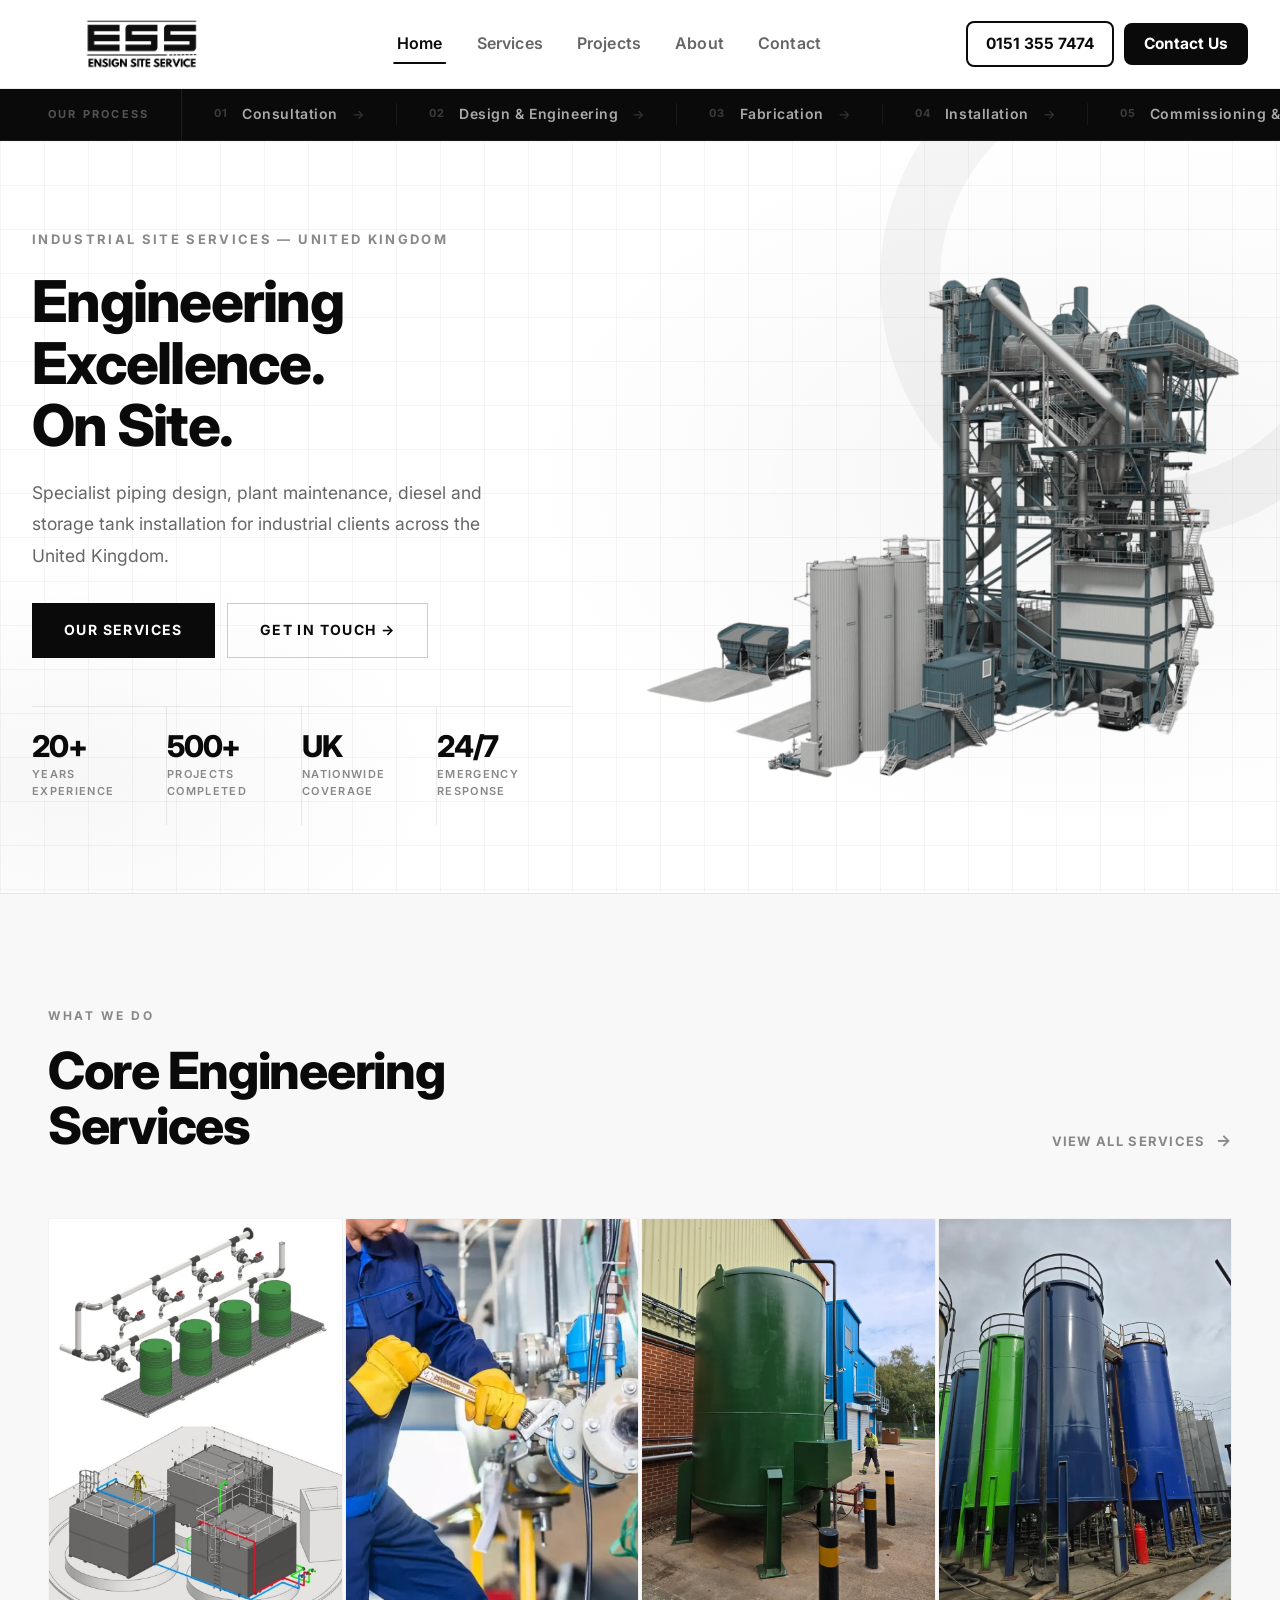
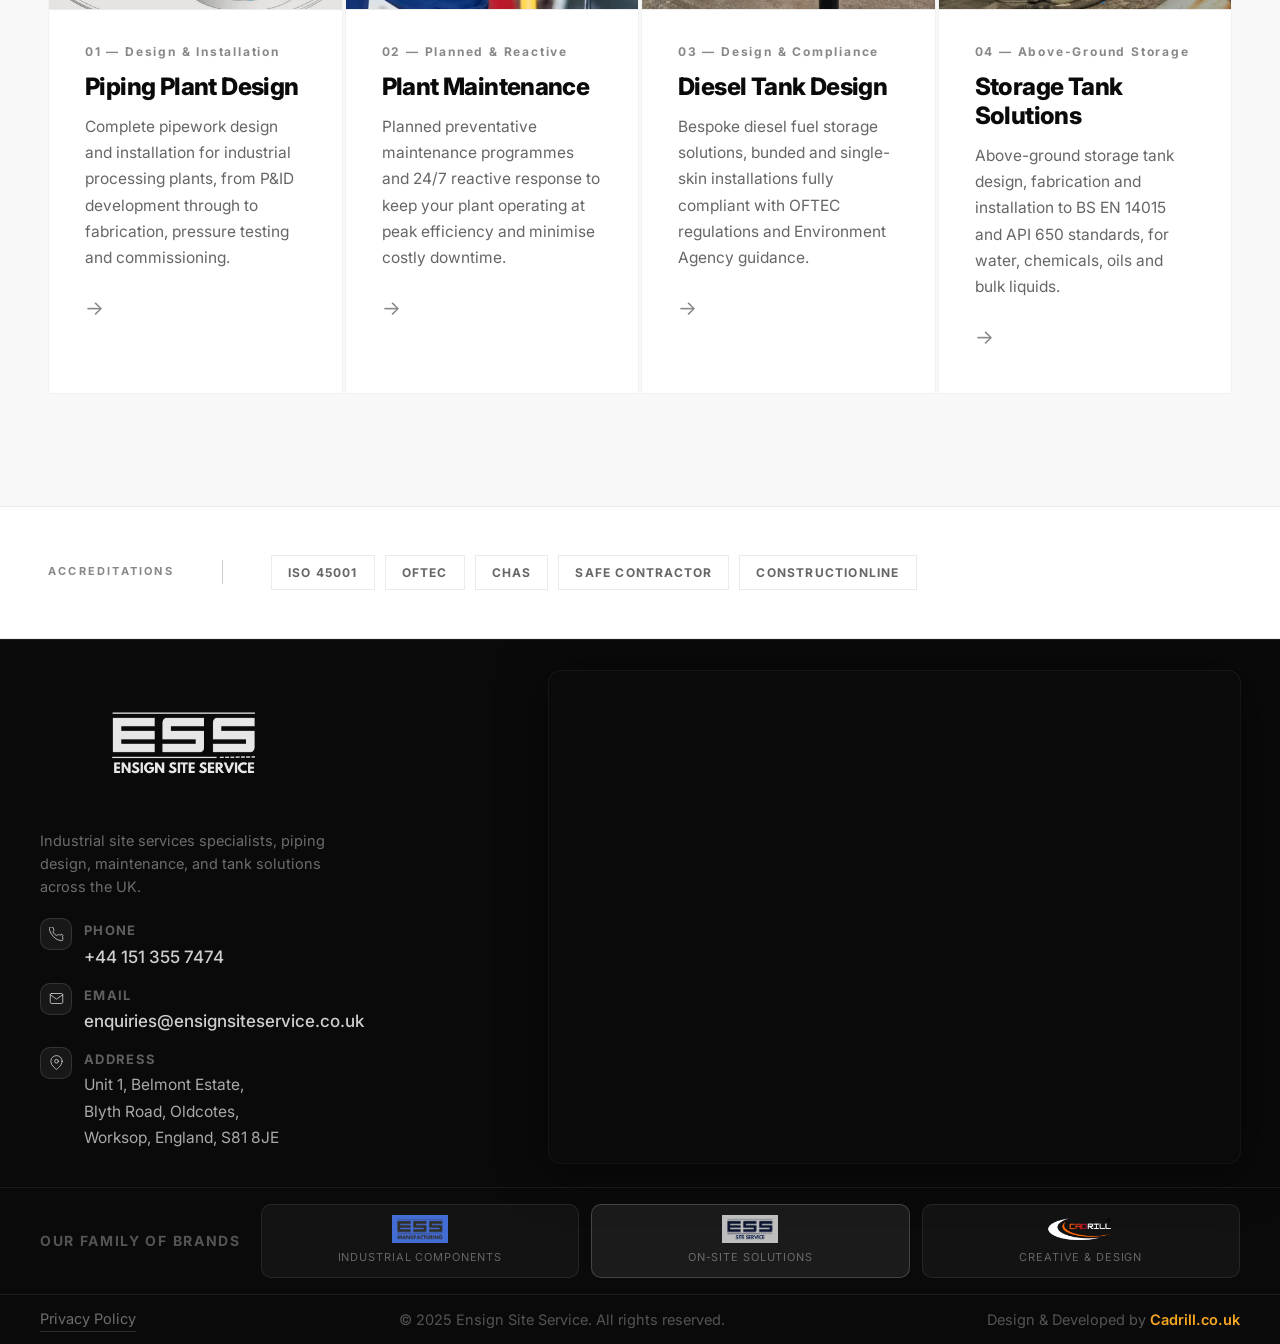
<file: index.html>
﻿<!DOCTYPE html>
<html lang="en">
<head>
  <!-- Google tag (gtag.js) -->
  <script async src="https://www.googletagmanager.com/gtag/js?id=G-E1R8G3ZLT6"></script>
  <script>
    window.dataLayer = window.dataLayer || [];
    function gtag(){dataLayer.push(arguments);}
    gtag('js', new Date());

    gtag('config', 'G-E1R8G3ZLT6');
  </script>
  <meta charset="UTF-8" />
  <meta name="viewport" content="width=device-width, initial-scale=1.0" />
  <title>Ensign Site Service, Industrial Piping, Maintenance &amp; Tank Solutions</title>
  <meta name="description" content="Ensign Site Service delivers expert piping plant design, industrial maintenance, diesel tank and storage tank solutions across the UK." />
  <link rel="stylesheet" href="style.css" />
  <link rel="icon" type="image/png" href="LOGO/Icon.png" />
  <link href="https://fonts.googleapis.com/css2?family=Inter:wght@400;500;600;700;800&display=swap" rel="stylesheet" />
</head>
<body>

  <!-- HEADER -->
  <header class="header">
    <div class="header__inner">
      <a href="index" class="header__logo">
        <img src="LOGO/ENSIGN SITE SERVICE LOGO.png" alt="Ensign Site Service" />
      </a>
      <nav class="nav">
        <ul class="nav__list">
          <li><a href="index"    class="nav__link nav__link--active">Home</a></li>
          <li><a href="services" class="nav__link">Services</a></li>
          <li><a href="projects" class="nav__link">Projects</a></li>
          <li><a href="about"    class="nav__link">About</a></li>
          <li><a href="contact"  class="nav__link">Contact</a></li>
        </ul>
      </nav>
      <div class="header__actions">
        <a href="tel:+441513557474" class="header__phone">0151 355 7474</a>
        <a href="contact" class="header__cta">Contact Us</a>
        <button class="header__burger" aria-label="Menu" onclick="openMobileNav()"><span></span><span></span><span></span></button>
      </div>
    </div>
  </header>

  <div class="mobile-nav" id="mobileNav">
    <div class="mobile-nav__head">
      <img src="LOGO/ENSIGN SITE SERVICE LOGO.png" class="mobile-nav__logo" alt="Ensign Site Service" />
      <button class="mobile-nav__close" onclick="closeMobileNav()" aria-label="Close menu">✕</button>
    </div>
    <nav class="mobile-nav__links">
      <a href="index"    class="mobile-nav__link mobile-nav__link--active">Home</a>
      <a href="services" class="mobile-nav__link">Services</a>
      <a href="projects" class="mobile-nav__link">Projects</a>
      <a href="about"    class="mobile-nav__link">About</a>
      <a href="contact"  class="mobile-nav__link">Contact</a>
    </nav>
    <div class="mobile-nav__footer">
      <a href="tel:+441513557474" class="mobile-nav__phone">0151 355 7474</a>
      <a href="contact" class="mobile-nav__cta">Contact Us</a>
    </div>
  </div>

  <!-- PROCESS TICKER -->
  <div class="process-strip">
    <span class="process-strip__label">Our Process</span>
    <div class="process-strip__track-wrap">
      <div class="process-strip__track">
        <div class="process-step"><span class="process-step__num">01</span><span class="process-step__name">Consultation</span><span class="process-step__arrow">→</span></div>
        <div class="process-step"><span class="process-step__num">02</span><span class="process-step__name">Design &amp; Engineering</span><span class="process-step__arrow">→</span></div>
        <div class="process-step"><span class="process-step__num">03</span><span class="process-step__name">Fabrication</span><span class="process-step__arrow">→</span></div>
        <div class="process-step"><span class="process-step__num">04</span><span class="process-step__name">Installation</span><span class="process-step__arrow">→</span></div>
        <div class="process-step"><span class="process-step__num">05</span><span class="process-step__name">Commissioning &amp; Handover</span><span class="process-step__arrow">→</span></div>
        <div class="process-step"><span class="process-step__num">01</span><span class="process-step__name">Consultation</span><span class="process-step__arrow">→</span></div>
        <div class="process-step"><span class="process-step__num">02</span><span class="process-step__name">Design &amp; Engineering</span><span class="process-step__arrow">→</span></div>
        <div class="process-step"><span class="process-step__num">03</span><span class="process-step__name">Fabrication</span><span class="process-step__arrow">→</span></div>
        <div class="process-step"><span class="process-step__num">04</span><span class="process-step__name">Installation</span><span class="process-step__arrow">→</span></div>
        <div class="process-step"><span class="process-step__num">05</span><span class="process-step__name">Commissioning &amp; Handover</span><span class="process-step__arrow">→</span></div>
        <div class="process-step"><span class="process-step__num">01</span><span class="process-step__name">Consultation</span><span class="process-step__arrow">→</span></div>
        <div class="process-step"><span class="process-step__num">02</span><span class="process-step__name">Design &amp; Engineering</span><span class="process-step__arrow">→</span></div>
        <div class="process-step"><span class="process-step__num">03</span><span class="process-step__name">Fabrication</span><span class="process-step__arrow">→</span></div>
        <div class="process-step"><span class="process-step__num">04</span><span class="process-step__name">Installation</span><span class="process-step__arrow">→</span></div>
        <div class="process-step"><span class="process-step__num">05</span><span class="process-step__name">Commissioning &amp; Handover</span><span class="process-step__arrow">→</span></div>
        <div class="process-step"><span class="process-step__num">01</span><span class="process-step__name">Consultation</span><span class="process-step__arrow">→</span></div>
        <div class="process-step"><span class="process-step__num">02</span><span class="process-step__name">Design &amp; Engineering</span><span class="process-step__arrow">→</span></div>
        <div class="process-step"><span class="process-step__num">03</span><span class="process-step__name">Fabrication</span><span class="process-step__arrow">→</span></div>
        <div class="process-step"><span class="process-step__num">04</span><span class="process-step__name">Installation</span><span class="process-step__arrow">→</span></div>
        <div class="process-step"><span class="process-step__num">05</span><span class="process-step__name">Commissioning &amp; Handover</span><span class="process-step__arrow">→</span></div>
      </div>
    </div>
  </div>

  <!-- HERO -->
  <section class="hero">
    <div class="hero__inner">

      <!-- Text Side -->
      <div class="hero__content">
        <p class="hero__eyebrow">Industrial Site Services &mdash; United Kingdom</p>
        <h1 class="hero__heading">Engineering<br /><span class="hero__heading-accent">Excellence.</span><br />On Site.</h1>
        <p class="hero__body">Specialist piping design, plant maintenance, diesel and storage tank installation for industrial clients across the United Kingdom.</p>
        <div class="hero__actions">
          <a href="services" class="btn btn--dark">Our Services</a>
          <a href="contact" class="btn btn--ghost">Get in Touch &rarr;</a>
        </div>
        <div class="hero__stats">
          <div class="hero__stat">
            <div class="hero__stat-num">20+</div>
            <div class="hero__stat-label">Years Experience</div>
          </div>
          <div class="hero__stat">
            <div class="hero__stat-num">500+</div>
            <div class="hero__stat-label">Projects Completed</div>
          </div>
          <div class="hero__stat">
            <div class="hero__stat-num">UK</div>
            <div class="hero__stat-label">Nationwide Coverage</div>
          </div>
          <div class="hero__stat">
            <div class="hero__stat-num">24/7</div>
            <div class="hero__stat-label">Emergency Response</div>
          </div>
        </div>
      </div>

      <!-- Image Side -->
      <div class="hero__image-wrap">
        <img src="LOGO/hero background 1.1 compress.webp" alt="Ensign Site Service" class="hero__image" />
      </div>

    </div>
  </section>


  <!-- SERVICES -->
  <section class="services-section">
    <div class="container">
      <div class="section-head">
        <div>
          <span class="eyebrow">What We Do</span>
          <h2 class="section-head__title">Core Engineering Services</h2>
        </div>
        <a href="services" class="section-head__link">View All Services</a>
      </div>
      <div class="services-grid">

        <a href="services.html#piping" class="svc-card">
          <div class="svc-card__img-wrap">
            <img src="images/piping-design.webp" alt="Piping Plant Design" />
          </div>
          <div class="svc-card__body">
            <div class="svc-card__num">01 &mdash; Design &amp; Installation</div>
            <h3 class="svc-card__title">Piping Plant Design</h3>
            <p class="svc-card__desc">Complete pipework design and installation for industrial processing plants, from P&amp;ID development through to fabrication, pressure testing and commissioning.</p>
            <span class="svc-card__arrow">→</span>
          </div>
        </a>

        <a href="services.html#maintenance" class="svc-card">
          <div class="svc-card__img-wrap">
            <img src="images/plant-maintenance-2.webp" alt="Plant Maintenance" />
          </div>
          <div class="svc-card__body">
            <div class="svc-card__num">02 &mdash; Planned &amp; Reactive</div>
            <h3 class="svc-card__title">Plant Maintenance</h3>
            <p class="svc-card__desc">Planned preventative maintenance programmes and 24/7 reactive response to keep your plant operating at peak efficiency and minimise costly downtime.</p>
            <span class="svc-card__arrow">→</span>
          </div>
        </a>

        <a href="services.html#diesel" class="svc-card">
          <div class="svc-card__img-wrap">
            <img src="images/diesel-tank.webp" alt="Diesel Tank Design" />
          </div>
          <div class="svc-card__body">
            <div class="svc-card__num">03 &mdash; Design &amp; Compliance</div>
            <h3 class="svc-card__title">Diesel Tank Design</h3>
            <p class="svc-card__desc">Bespoke diesel fuel storage solutions, bunded and single-skin installations fully compliant with OFTEC regulations and Environment Agency guidance.</p>
            <span class="svc-card__arrow">→</span>
          </div>
        </a>

        <a href="services.html#storage" class="svc-card">
          <div class="svc-card__img-wrap">
            <img src="images/storage-tank.webp" alt="Storage Tank Solutions" />
          </div>
          <div class="svc-card__body">
            <div class="svc-card__num">04 &mdash; Above-Ground Storage</div>
            <h3 class="svc-card__title">Storage Tank Solutions</h3>
            <p class="svc-card__desc">Above-ground storage tank design, fabrication and installation to BS EN 14015 and API 650 standards, for water, chemicals, oils and bulk liquids.</p>
            <span class="svc-card__arrow">→</span>
          </div>
        </a>

      </div>
    </div>
  </section>


  <!-- CERTIFICATIONS -->
  <section class="certs-strip">
    <div class="container">
      <div class="certs-strip__inner">
        <span class="certs-strip__label">Accreditations</span>
        <div class="certs-strip__divider"></div>
        <div class="certs-strip__items">
          <span class="cert-badge">ISO 45001</span>
          <span class="cert-badge">OFTEC</span>
          <span class="cert-badge">CHAS</span>
          <span class="cert-badge">Safe Contractor</span>
          <span class="cert-badge">Constructionline</span>
        </div>
      </div>
    </div>
  </section>

  <!-- FOOTER -->
  <footer class="footer">
    <div class="footer__inner">
      <div class="footer__contact">
        <img src="LOGO/ENSIGN SITE SERVICE LOGO.png" class="footer__logo" alt="Ensign Site Service" />
        <p class="footer__tagline">Industrial site services specialists, piping design, maintenance, and tank solutions across the UK.</p>
        <a href="tel:+441513557474" class="footer__contact-item">
          <span class="footer__contact-icon">
            <svg viewBox="0 0 24 24" fill="none" width="15" height="15" stroke="currentColor" stroke-width="1.5" stroke-linecap="round" stroke-linejoin="round"><path d="M22 16.92v3a2 2 0 01-2.18 2 19.79 19.79 0 01-8.63-3.07A19.5 19.5 0 013.07 9.8 19.79 19.79 0 01.04 1.22 2 2 0 012 .04h3a2 2 0 012 1.72 12.84 12.84 0 00.7 2.81 2 2 0 01-.45 2.11L6.09 7.91a16 16 0 006 6l1.27-1.27a2 2 0 012.11-.45 12.84 12.84 0 002.81.7A2 2 0 0122 14.92z"/></svg>
          </span>
          <span class="footer__contact-text">
            <span class="footer__label">Phone</span>
            <span class="footer__value">+44 151 355 7474</span>
          </span>
        </a>
        <a href="mailto:enquiries@ensignsiteservice.co.uk" class="footer__contact-item">
          <span class="footer__contact-icon">
            <svg viewBox="0 0 24 24" fill="none" width="15" height="15" stroke="currentColor" stroke-width="1.5" stroke-linecap="round" stroke-linejoin="round"><path d="M4 4h16c1.1 0 2 .9 2 2v12c0 1.1-.9 2-2 2H4c-1.1 0-2-.9-2-2V6c0-1.1.9-2 2-2z"/><polyline points="22,6 12,13 2,6"/></svg>
          </span>
          <span class="footer__contact-text">
            <span class="footer__label">Email</span>
            <span class="footer__value">enquiries@ensignsiteservice.co.uk</span>
          </span>
        </a>
        <div class="footer__contact-item">
          <span class="footer__contact-icon">
            <svg viewBox="0 0 24 24" fill="none" width="15" height="15" stroke="currentColor" stroke-width="1.5" stroke-linecap="round" stroke-linejoin="round"><path d="M21 10c0 7-9 13-9 13S3 17 3 10a9 9 0 1118 0z"/><circle cx="12" cy="10" r="3"/></svg>
          </span>
          <span class="footer__contact-text">
            <span class="footer__label">Address</span>
            <address class="footer__address">Unit 1, Belmont Estate,<br />Blyth Road, Oldcotes,<br />Worksop, England, S81 8JE</address>
          </span>
        </div>
      </div>
      <div class="footer__map">
        <iframe src="https://www.google.com/maps/embed?pb=!1m13!1m8!1m3!1d2385.3496723277995!2d-2.88863!3d53.283271!3m2!1i1024!2i768!4f13.1!3m2!1m1!2zNTPCsDE2JzU5LjgiTiAywrA1MycxOS4xIlc!5e0!3m2!1sen!2sus!4v1782811925611!5m2!1sen!2sus" width="100%" height="100%" style="border:0;" allowfullscreen="" loading="lazy" referrerpolicy="no-referrer-when-downgrade"></iframe>
      </div>
    </div>

    <div class="footer__brands">
      <span class="footer__brands-label">Our Family of Brands</span>
      <div class="footer__brand-logos">
        <a href="https://www.ensignmanufacturing.co.uk/" target="_blank" class="footer__brand-logo-item">
          <img src="LOGO/ENSIGN MANUFACTURING.png" alt="Ensign Manufacturing" />
          <span class="footer__brand-def">Industrial Components</span>
        </a>
        <a href="index" class="footer__brand-logo-item footer__brand-logo-item--active">
          <img src="LOGO/ENSIGN SITE SERVICE.png" alt="Ensign Site Service" />
          <span class="footer__brand-def">On-Site Solutions</span>
        </a>
        <a href="https://cadrill.co.uk/" target="_blank" class="footer__brand-logo-item">
          <img src="LOGO/ENSIGN DESIGN STUDIO.png" alt="Cadrill Design Studio" />
          <span class="footer__brand-def">Creative &amp; Design</span>
        </a>
      </div>
    </div>

    <div class="footer__bottom">
      <a href="privacy-policy" class="footer__policy-link">Privacy Policy</a>
      <p>&copy; 2025 Ensign Site Service. All rights reserved.</p>
      <p class="footer__credit">Design &amp; Developed by <a href="https://cadrill.co.uk/" target="_blank" class="footer__credit-link">Cadrill.co.uk</a></p>
    </div>
  </footer>

  <script>
    function openMobileNav() {
      document.getElementById('mobileNav').classList.add('is-open');
      document.body.style.overflow = 'hidden';
    }
    function closeMobileNav() {
      document.getElementById('mobileNav').classList.remove('is-open');
      document.body.style.overflow = '';
    }
  </script>
</body>
</html>
</file>
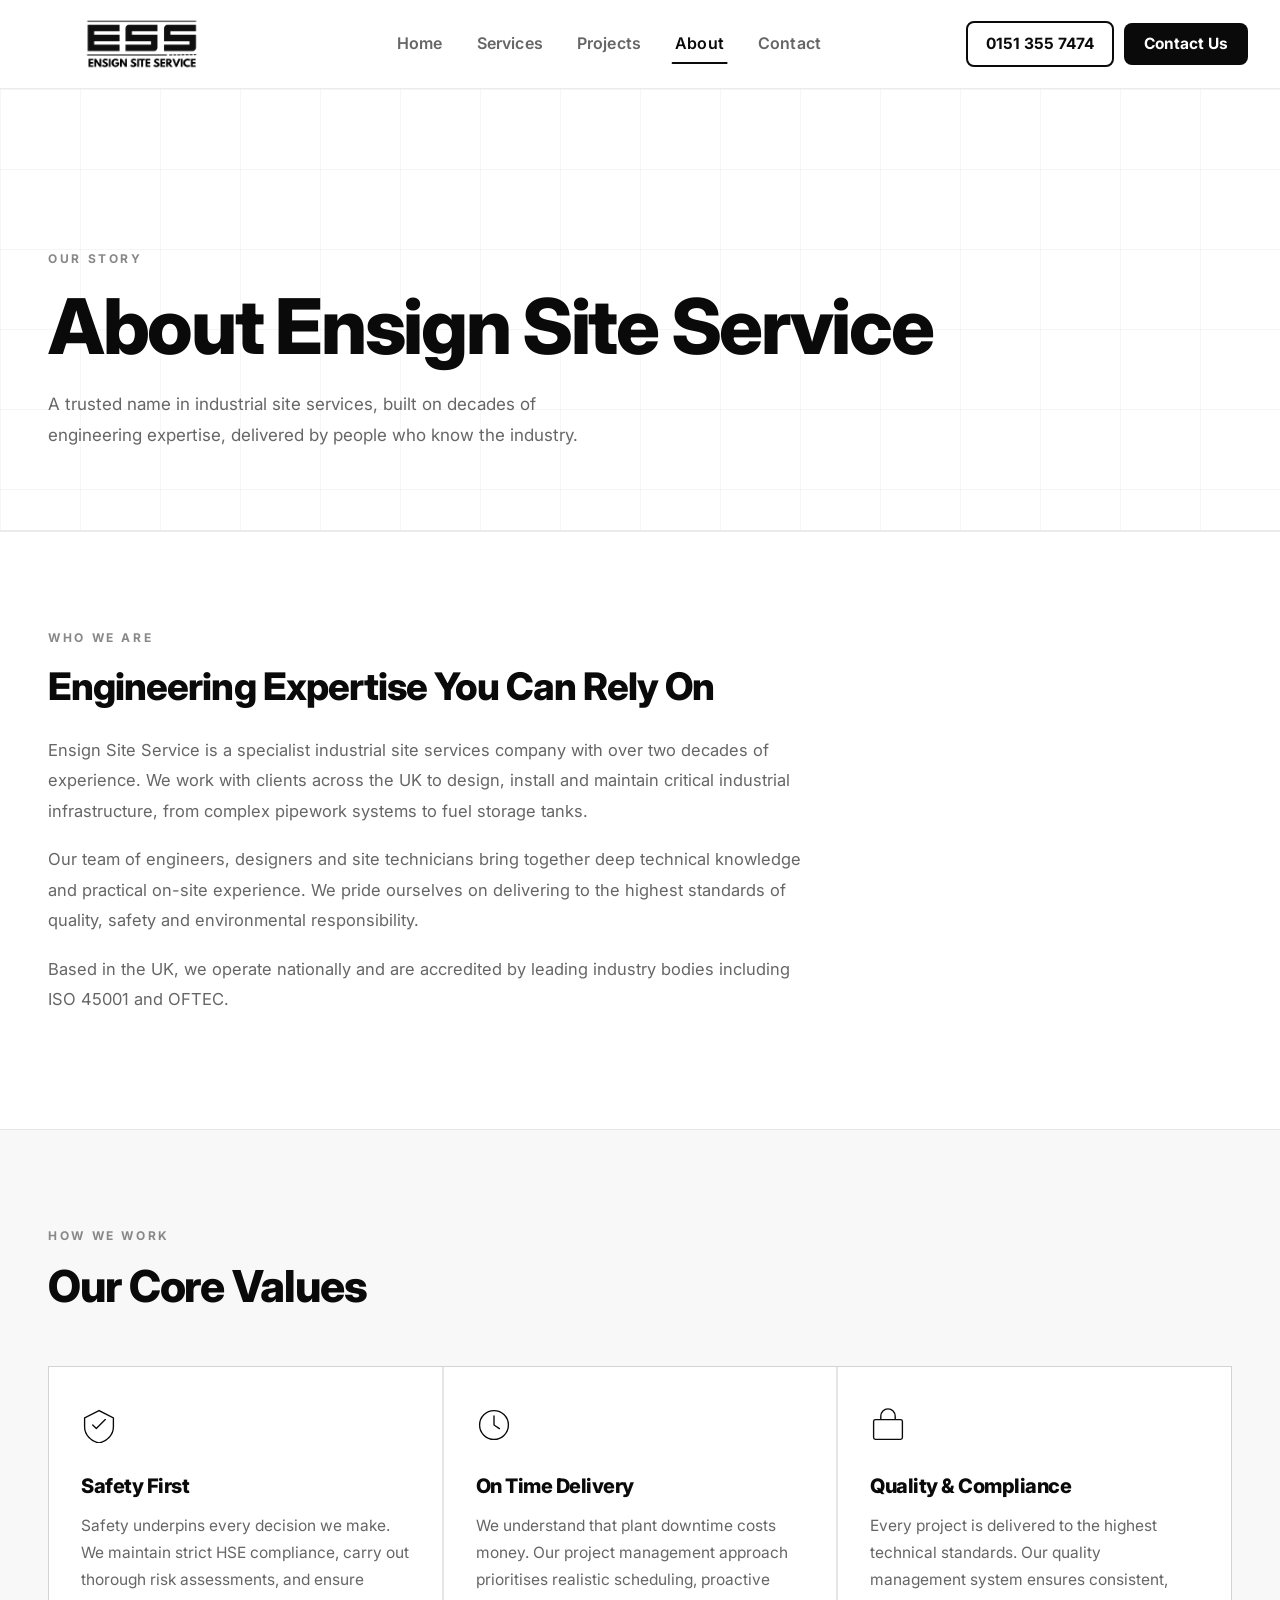
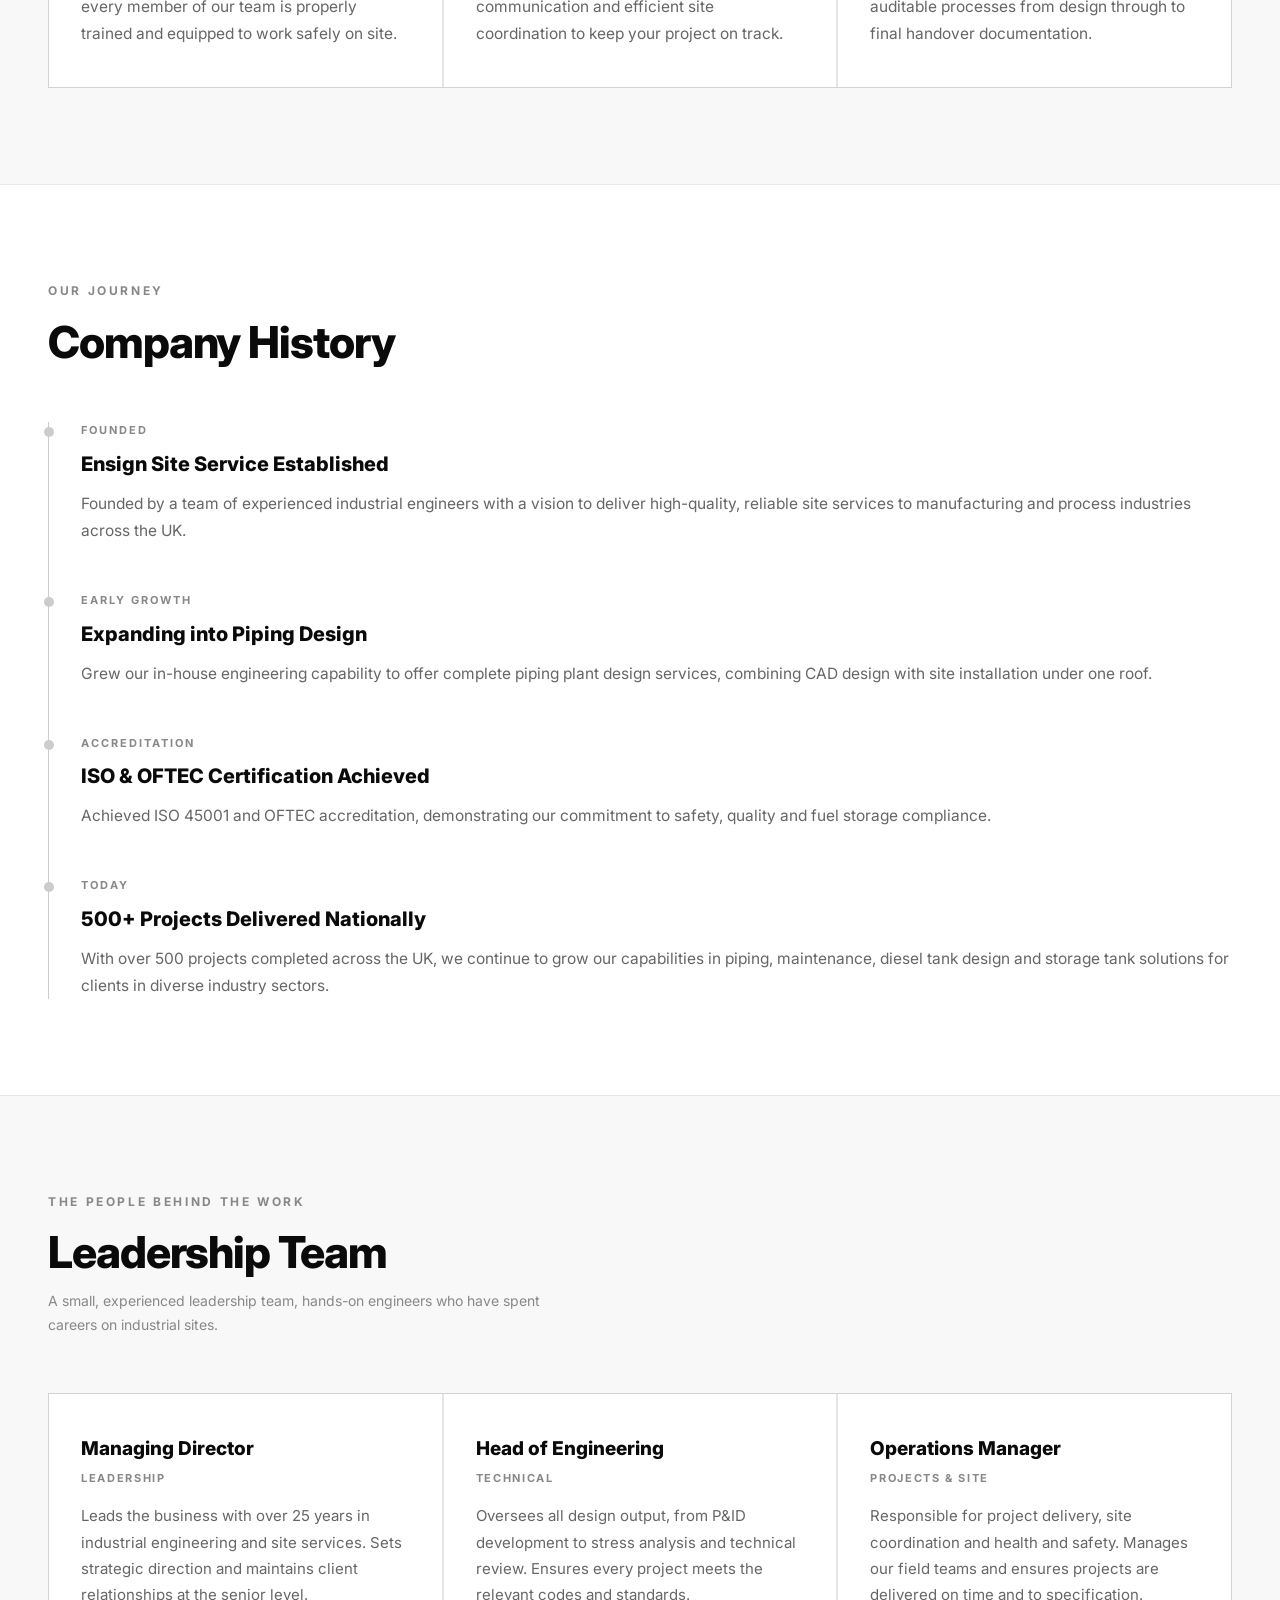
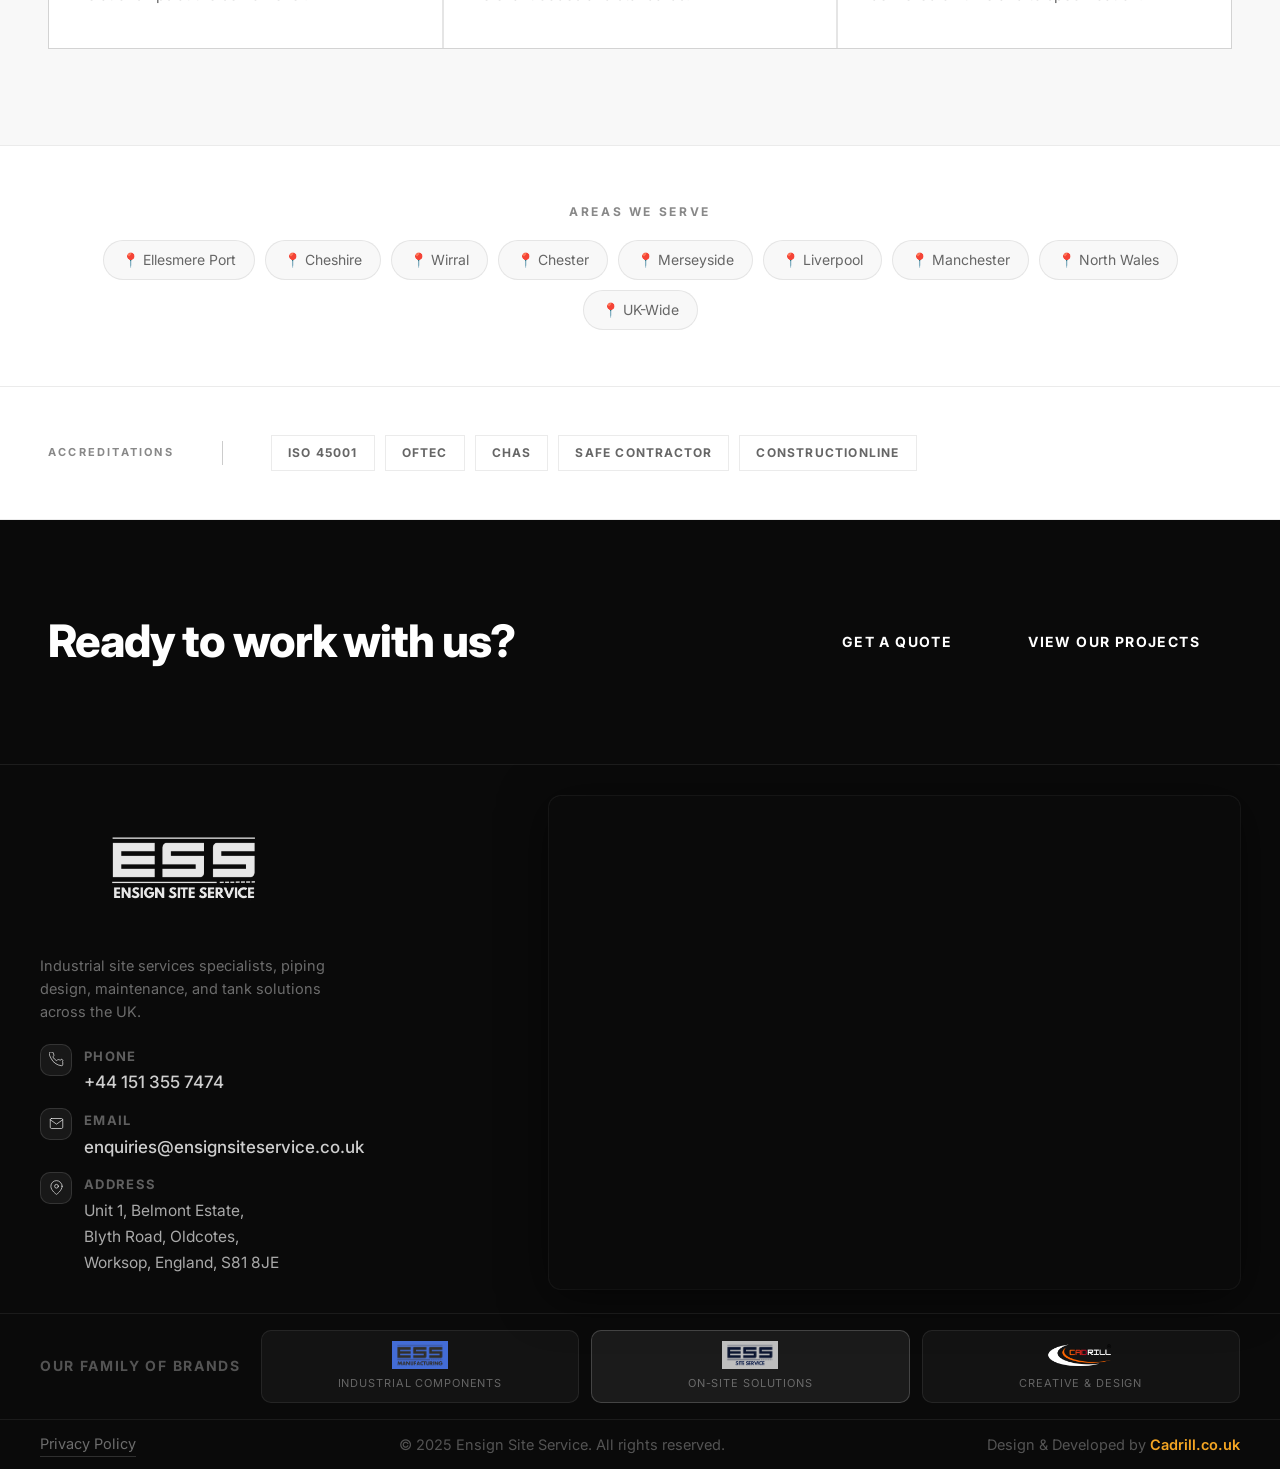
<file: about.html>
﻿<!DOCTYPE html>
<html lang="en">
<head>
  <!-- Google tag (gtag.js) -->
  <script async src="https://www.googletagmanager.com/gtag/js?id=G-E1R8G3ZLT6"></script>
  <script>
    window.dataLayer = window.dataLayer || [];
    function gtag(){dataLayer.push(arguments);}
    gtag('js', new Date());

    gtag('config', 'G-E1R8G3ZLT6');
  </script>
  <meta charset="UTF-8" />
  <meta name="viewport" content="width=device-width, initial-scale=1.0" />
  <title>About Us, Ensign Site Service</title>
  <meta name="description" content="Learn about Ensign Site Service, over 20 years of industrial site services expertise in piping, maintenance and tank solutions across the UK." />
  <link rel="stylesheet" href="style.css" />
  <link rel="icon" type="image/png" href="LOGO/Icon.png" />
  <link href="https://fonts.googleapis.com/css2?family=Inter:wght@400;500;600;700;800&display=swap" rel="stylesheet" />
</head>
<body>

  <header class="header">
    <div class="header__inner">
      <a href="index" class="header__logo">
        <img src="LOGO/ENSIGN SITE SERVICE LOGO.png" alt="Ensign Site Service" />
      </a>
      <nav class="nav">
        <ul class="nav__list">
          <li><a href="index"    class="nav__link">Home</a></li>
          <li><a href="services" class="nav__link">Services</a></li>
          <li><a href="projects" class="nav__link">Projects</a></li>
          <li><a href="about"    class="nav__link nav__link--active">About</a></li>
          <li><a href="contact"  class="nav__link">Contact</a></li>
        </ul>
      </nav>
      <div class="header__actions">
        <a href="tel:+441513557474" class="header__phone">0151 355 7474</a>
        <a href="contact" class="header__cta">Contact Us</a>
        <button class="header__burger" aria-label="Menu" onclick="openMobileNav()"><span></span><span></span><span></span></button>
      </div>
    </div>
  </header>

  <div class="mobile-nav" id="mobileNav">
    <div class="mobile-nav__head">
      <img src="LOGO/ENSIGN SITE SERVICE LOGO.png" class="mobile-nav__logo" alt="Ensign Site Service" />
      <button class="mobile-nav__close" onclick="closeMobileNav()" aria-label="Close menu">✕</button>
    </div>
    <nav class="mobile-nav__links">
      <a href="index"    class="mobile-nav__link">Home</a>
      <a href="services" class="mobile-nav__link">Services</a>
      <a href="projects" class="mobile-nav__link">Projects</a>
      <a href="about"    class="mobile-nav__link mobile-nav__link--active">About</a>
      <a href="contact"  class="mobile-nav__link">Contact</a>
    </nav>
    <div class="mobile-nav__footer">
      <a href="tel:+441513557474" class="mobile-nav__phone">0151 355 7474</a>
      <a href="contact" class="mobile-nav__cta">Contact Us</a>
    </div>
  </div>

  <section class="page-hero">
    <div class="container page-hero__inner">
      <span class="eyebrow">Our Story</span>
      <h1 class="page-hero__title">About Ensign Site Service</h1>
      <p class="page-hero__sub">A trusted name in industrial site services, built on decades of engineering expertise, delivered by people who know the industry.</p>
    </div>
  </section>

  <!-- INTRO -->
  <section class="about-intro">
    <div class="container">
      <div class="about-intro__inner">
        <div>
          <span class="eyebrow">Who We Are</span>
          <h2 class="about-intro__title">Engineering Expertise You Can Rely On</h2>
          <p class="about-intro__body">Ensign Site Service is a specialist industrial site services company with over two decades of experience. We work with clients across the UK to design, install and maintain critical industrial infrastructure, from complex pipework systems to fuel storage tanks.</p>
          <p class="about-intro__body">Our team of engineers, designers and site technicians bring together deep technical knowledge and practical on-site experience. We pride ourselves on delivering to the highest standards of quality, safety and environmental responsibility.</p>
          <p class="about-intro__body">Based in the UK, we operate nationally and are accredited by leading industry bodies including ISO 45001 and OFTEC.</p>
        </div>
      </div>
    </div>
  </section>

  <!-- VALUES -->
  <section class="values-section">
    <div class="container">
      <span class="eyebrow">How We Work</span>
      <h2 style="font-size:clamp(28px,3.5vw,44px); font-weight:800; color:var(--black); letter-spacing:-0.025em;">Our Core Values</h2>
      <div class="values-grid">
        <div class="value-card">
          <svg class="value-card__icon" viewBox="0 0 40 40" fill="none">
            <path d="M20 4L4 12v10c0 9 7 16 16 18 9-2 16-9 16-18V12L20 4z" stroke="currentColor" stroke-width="1.5"/>
            <path d="M13 20l4 4 10-10" stroke="currentColor" stroke-width="1.5" stroke-linecap="round" stroke-linejoin="round"/>
          </svg>
          <h3 class="value-card__title">Safety First</h3>
          <p class="value-card__body">Safety underpins every decision we make. We maintain strict HSE compliance, carry out thorough risk assessments, and ensure every member of our team is properly trained and equipped to work safely on site.</p>
        </div>
        <div class="value-card">
          <svg class="value-card__icon" viewBox="0 0 40 40" fill="none">
            <circle cx="20" cy="20" r="16" stroke="currentColor" stroke-width="1.5"/>
            <path d="M20 10v10l6 4" stroke="currentColor" stroke-width="1.5" stroke-linecap="round"/>
          </svg>
          <h3 class="value-card__title">On Time Delivery</h3>
          <p class="value-card__body">We understand that plant downtime costs money. Our project management approach prioritises realistic scheduling, proactive communication and efficient site coordination to keep your project on track.</p>
        </div>
        <div class="value-card">
          <svg class="value-card__icon" viewBox="0 0 40 40" fill="none">
            <rect x="4" y="14" width="32" height="22" rx="2" stroke="currentColor" stroke-width="1.5"/>
            <path d="M12 14V10a8 8 0 1116 0v4" stroke="currentColor" stroke-width="1.5"/>
          </svg>
          <h3 class="value-card__title">Quality &amp; Compliance</h3>
          <p class="value-card__body">Every project is delivered to the highest technical standards. Our quality management system ensures consistent, auditable processes from design through to final handover documentation.</p>
        </div>
      </div>
    </div>
  </section>

  <!-- TIMELINE -->
  <section class="timeline-section">
    <div class="container">
      <span class="eyebrow">Our Journey</span>
      <h2 style="font-size:clamp(28px,3.5vw,44px); font-weight:800; color:var(--black); letter-spacing:-0.025em;">Company History</h2>
      <div class="timeline">
        <div class="tl-item">
          <div class="tl-item__year">Founded</div>
          <div class="tl-item__title">Ensign Site Service Established</div>
          <div class="tl-item__body">Founded by a team of experienced industrial engineers with a vision to deliver high-quality, reliable site services to manufacturing and process industries across the UK.</div>
        </div>
        <div class="tl-item">
          <div class="tl-item__year">Early Growth</div>
          <div class="tl-item__title">Expanding into Piping Design</div>
          <div class="tl-item__body">Grew our in-house engineering capability to offer complete piping plant design services, combining CAD design with site installation under one roof.</div>
        </div>
        <div class="tl-item">
          <div class="tl-item__year">Accreditation</div>
          <div class="tl-item__title">ISO &amp; OFTEC Certification Achieved</div>
          <div class="tl-item__body">Achieved ISO 45001 and OFTEC accreditation, demonstrating our commitment to safety, quality and fuel storage compliance.</div>
        </div>
        <div class="tl-item">
          <div class="tl-item__year">Today</div>
          <div class="tl-item__title">500+ Projects Delivered Nationally</div>
          <div class="tl-item__body">With over 500 projects completed across the UK, we continue to grow our capabilities in piping, maintenance, diesel tank design and storage tank solutions for clients in diverse industry sectors.</div>
        </div>
      </div>
    </div>
  </section>

  <!-- TEAM -->
  <section class="team-section">
    <div class="container">
      <span class="eyebrow">The People Behind the Work</span>
      <h2 style="font-size:clamp(28px,3.5vw,44px); font-weight:800; color:var(--black); letter-spacing:-0.025em; margin-bottom:8px;">Leadership Team</h2>
      <p style="font-size:14px; color:var(--grey-4); margin-top:12px; max-width:520px; line-height:1.7;">A small, experienced leadership team, hands-on engineers who have spent careers on industrial sites.</p>
      <div class="team-grid">
        <div class="team-card">
          <div class="team-card__name">Managing Director</div>
          <div class="team-card__role">Leadership</div>
          <div class="team-card__bio">Leads the business with over 25 years in industrial engineering and site services. Sets strategic direction and maintains client relationships at the senior level.</div>
        </div>
        <div class="team-card">
          <div class="team-card__name">Head of Engineering</div>
          <div class="team-card__role">Technical</div>
          <div class="team-card__bio">Oversees all design output, from P&amp;ID development to stress analysis and technical review. Ensures every project meets the relevant codes and standards.</div>
        </div>
        <div class="team-card">
          <div class="team-card__name">Operations Manager</div>
          <div class="team-card__role">Projects &amp; Site</div>
          <div class="team-card__bio">Responsible for project delivery, site coordination and health and safety. Manages our field teams and ensures projects are delivered on time and to specification.</div>
        </div>
      </div>
    </div>
  </section>

  <!-- AREAS WE SERVE -->
  <section class="areas-section">
    <div class="container">
      <span class="eyebrow" style="text-align:center;">Areas We Serve</span>
      <div class="areas-section__pills">
        <span class="areas-pill">📍 Ellesmere Port</span>
        <span class="areas-pill">📍 Cheshire</span>
        <span class="areas-pill">📍 Wirral</span>
        <span class="areas-pill">📍 Chester</span>
        <span class="areas-pill">📍 Merseyside</span>
        <span class="areas-pill">📍 Liverpool</span>
        <span class="areas-pill">📍 Manchester</span>
        <span class="areas-pill">📍 North Wales</span>
        <span class="areas-pill">📍 UK-Wide</span>
      </div>
    </div>
  </section>

  <section class="certs-strip">
    <div class="container">
      <div class="certs-strip__inner">
        <span class="certs-strip__label">Accreditations</span>
        <div class="certs-strip__divider"></div>
        <div class="certs-strip__items">
          <span class="cert-badge">ISO 45001</span>
          <span class="cert-badge">OFTEC</span>
          <span class="cert-badge">CHAS</span>
          <span class="cert-badge">Safe Contractor</span>
          <span class="cert-badge">Constructionline</span>
        </div>
      </div>
    </div>
  </section>

  <section class="cta-band">
    <div class="container">
      <div class="cta-band__inner">
        <h2 class="cta-band__title">Ready to work with us?</h2>
        <div class="cta-band__actions">
          <a href="contact" class="btn btn--dark">Get a Quote</a>
          <a href="projects" class="btn btn--dark" style="border-color:rgba(0,0,0,0.15);">View Our Projects</a>
        </div>
      </div>
    </div>
  </section>

  <footer class="footer">
    <div class="footer__inner">
      <div class="footer__contact">
        <img src="LOGO/ENSIGN SITE SERVICE LOGO.png" class="footer__logo" alt="Ensign Site Service" />
        <p class="footer__tagline">Industrial site services specialists, piping design, maintenance, and tank solutions across the UK.</p>
        <a href="tel:+441513557474" class="footer__contact-item">
          <span class="footer__contact-icon">
            <svg viewBox="0 0 24 24" fill="none" width="15" height="15" stroke="currentColor" stroke-width="1.5" stroke-linecap="round" stroke-linejoin="round"><path d="M22 16.92v3a2 2 0 01-2.18 2 19.79 19.79 0 01-8.63-3.07A19.5 19.5 0 013.07 9.8 19.79 19.79 0 01.04 1.22 2 2 0 012 .04h3a2 2 0 012 1.72 12.84 12.84 0 00.7 2.81 2 2 0 01-.45 2.11L6.09 7.91a16 16 0 006 6l1.27-1.27a2 2 0 012.11-.45 12.84 12.84 0 002.81.7A2 2 0 0122 14.92z"/></svg>
          </span>
          <span class="footer__contact-text">
            <span class="footer__label">Phone</span>
            <span class="footer__value">+44 151 355 7474</span>
          </span>
        </a>
        <a href="mailto:enquiries@ensignsiteservice.co.uk" class="footer__contact-item">
          <span class="footer__contact-icon">
            <svg viewBox="0 0 24 24" fill="none" width="15" height="15" stroke="currentColor" stroke-width="1.5" stroke-linecap="round" stroke-linejoin="round"><path d="M4 4h16c1.1 0 2 .9 2 2v12c0 1.1-.9 2-2 2H4c-1.1 0-2-.9-2-2V6c0-1.1.9-2 2-2z"/><polyline points="22,6 12,13 2,6"/></svg>
          </span>
          <span class="footer__contact-text">
            <span class="footer__label">Email</span>
            <span class="footer__value">enquiries@ensignsiteservice.co.uk</span>
          </span>
        </a>
        <div class="footer__contact-item">
          <span class="footer__contact-icon">
            <svg viewBox="0 0 24 24" fill="none" width="15" height="15" stroke="currentColor" stroke-width="1.5" stroke-linecap="round" stroke-linejoin="round"><path d="M21 10c0 7-9 13-9 13S3 17 3 10a9 9 0 1118 0z"/><circle cx="12" cy="10" r="3"/></svg>
          </span>
          <span class="footer__contact-text">
            <span class="footer__label">Address</span>
            <address class="footer__address">Unit 1, Belmont Estate,<br />Blyth Road, Oldcotes,<br />Worksop, England, S81 8JE</address>
          </span>
        </div>
      </div>
      <div class="footer__map">
        <iframe src="https://www.google.com/maps/embed?pb=!1m13!1m8!1m3!1d2385.3496723277995!2d-2.88863!3d53.283271!3m2!1i1024!2i768!4f13.1!3m2!1m1!2zNTPCsDE2JzU5LjgiTiAywrA1MycxOS4xIlc!5e0!3m2!1sen!2sus!4v1782811925611!5m2!1sen!2sus" width="100%" height="100%" style="border:0;" allowfullscreen="" loading="lazy" referrerpolicy="no-referrer-when-downgrade"></iframe>
      </div>
    </div>

    <div class="footer__brands">
      <span class="footer__brands-label">Our Family of Brands</span>
      <div class="footer__brand-logos">
        <a href="https://www.ensignmanufacturing.co.uk/" target="_blank" class="footer__brand-logo-item">
          <img src="LOGO/ENSIGN MANUFACTURING.png" alt="Ensign Manufacturing" />
          <span class="footer__brand-def">Industrial Components</span>
        </a>
        <a href="index" class="footer__brand-logo-item footer__brand-logo-item--active">
          <img src="LOGO/ENSIGN SITE SERVICE.png" alt="Ensign Site Service" />
          <span class="footer__brand-def">On-Site Solutions</span>
        </a>
        <a href="https://cadrill.co.uk/" target="_blank" class="footer__brand-logo-item">
          <img src="LOGO/ENSIGN DESIGN STUDIO.png" alt="Cadrill Design Studio" />
          <span class="footer__brand-def">Creative &amp; Design</span>
        </a>
      </div>
    </div>

    <div class="footer__bottom">
      <a href="privacy-policy" class="footer__policy-link">Privacy Policy</a>
      <p>&copy; 2025 Ensign Site Service. All rights reserved.</p>
      <p class="footer__credit">Design &amp; Developed by <a href="https://cadrill.co.uk/" target="_blank" class="footer__credit-link">Cadrill.co.uk</a></p>
    </div>
  </footer>

  <script>
    function openMobileNav() {
      document.getElementById('mobileNav').classList.add('is-open');
      document.body.style.overflow = 'hidden';
    }
    function closeMobileNav() {
      document.getElementById('mobileNav').classList.remove('is-open');
      document.body.style.overflow = '';
    }
  </script>
</body>
</html>
</file>
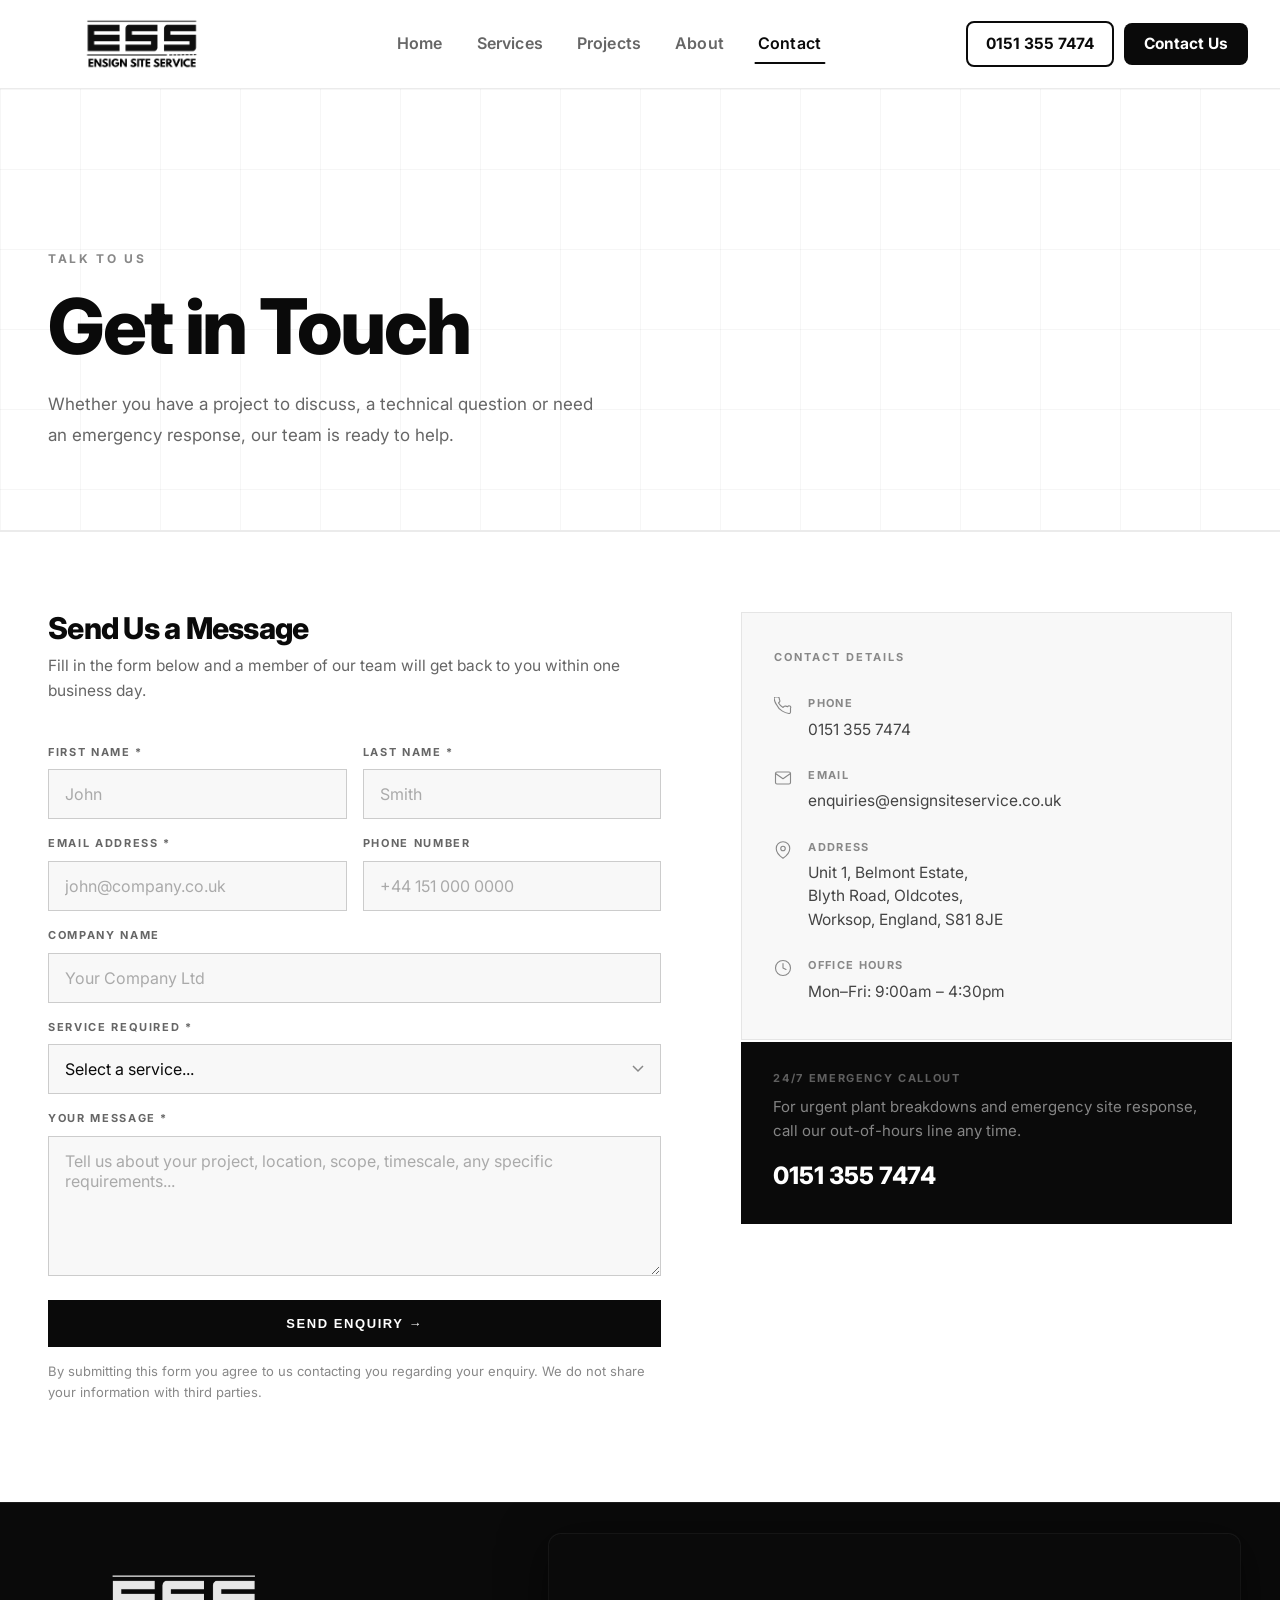
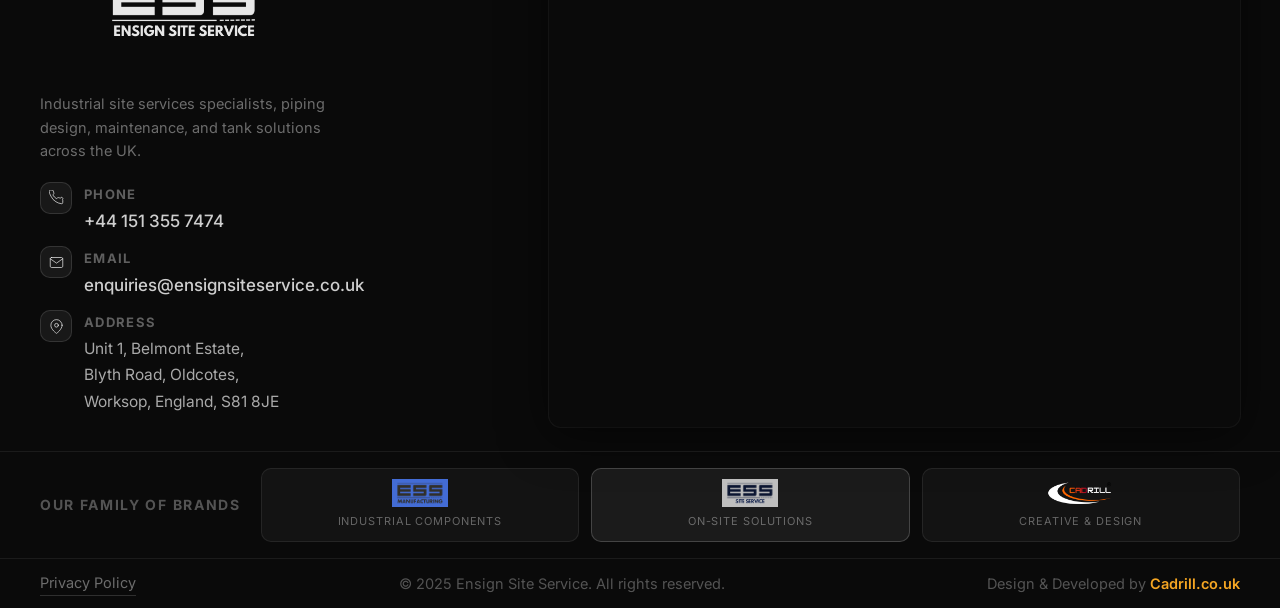
<file: contact.html>
﻿<!DOCTYPE html>
<html lang="en">
<head>
  <!-- Google tag (gtag.js) -->
  <script async src="https://www.googletagmanager.com/gtag/js?id=G-E1R8G3ZLT6"></script>
  <script>
    window.dataLayer = window.dataLayer || [];
    function gtag(){dataLayer.push(arguments);}
    gtag('js', new Date());

    gtag('config', 'G-E1R8G3ZLT6');
  </script>
  <meta charset="UTF-8" />
  <meta name="viewport" content="width=device-width, initial-scale=1.0" />
  <title>Contact, Ensign Site Service</title>
  <meta name="description" content="Get in touch with Ensign Site Service for piping plant design, plant maintenance, diesel tank and storage tank enquiries." />
  <link rel="stylesheet" href="style.css" />
  <link rel="icon" type="image/png" href="LOGO/Icon.png" />
  <link href="https://fonts.googleapis.com/css2?family=Inter:wght@400;500;600;700;800&display=swap" rel="stylesheet" />
</head>
<body>

  <header class="header">
    <div class="header__inner">
      <a href="index" class="header__logo">
        <img src="LOGO/ENSIGN SITE SERVICE LOGO.png" alt="Ensign Site Service" />
      </a>
      <nav class="nav">
        <ul class="nav__list">
          <li><a href="index"    class="nav__link">Home</a></li>
          <li><a href="services" class="nav__link">Services</a></li>
          <li><a href="projects" class="nav__link">Projects</a></li>
          <li><a href="about"    class="nav__link">About</a></li>
          <li><a href="contact"  class="nav__link nav__link--active">Contact</a></li>
        </ul>
      </nav>
      <div class="header__actions">
        <a href="tel:+441513557474" class="header__phone">0151 355 7474</a>
        <a href="contact" class="header__cta">Contact Us</a>
        <button class="header__burger" aria-label="Menu" onclick="openMobileNav()"><span></span><span></span><span></span></button>
      </div>
    </div>
  </header>

  <div class="mobile-nav" id="mobileNav">
    <div class="mobile-nav__head">
      <img src="LOGO/ENSIGN SITE SERVICE LOGO.png" class="mobile-nav__logo" alt="Ensign Site Service" />
      <button class="mobile-nav__close" onclick="closeMobileNav()" aria-label="Close menu">✕</button>
    </div>
    <nav class="mobile-nav__links">
      <a href="index"    class="mobile-nav__link">Home</a>
      <a href="services" class="mobile-nav__link">Services</a>
      <a href="projects" class="mobile-nav__link">Projects</a>
      <a href="about"    class="mobile-nav__link">About</a>
      <a href="contact"  class="mobile-nav__link mobile-nav__link--active">Contact</a>
    </nav>
    <div class="mobile-nav__footer">
      <a href="tel:+441513557474" class="mobile-nav__phone">0151 355 7474</a>
      <a href="contact" class="mobile-nav__cta">Contact Us</a>
    </div>
  </div>

  <section class="page-hero">
    <div class="container page-hero__inner">
      <span class="eyebrow">Talk to Us</span>
      <h1 class="page-hero__title">Get in Touch</h1>
      <p class="page-hero__sub">Whether you have a project to discuss, a technical question or need an emergency response, our team is ready to help.</p>
    </div>
  </section>

  <section class="contact-section">
    <div class="container">
      <div class="contact-section__inner">

        <!-- FORM -->
        <div class="contact-form">
          <h2 class="contact-form__title">Send Us a Message</h2>
          <p class="contact-form__sub">Fill in the form below and a member of our team will get back to you within one business day.</p>

          <form id="contactForm" onsubmit="handleSubmit(event)">
            <input type="hidden" name="access_key" value="facdf94c-c51a-4520-b31e-007d427264a8" />
            <input type="hidden" name="subject" value="New Enquiry, Ensign Site Service Website" />
            <input type="checkbox" name="botcheck" style="display:none" tabindex="-1" autocomplete="off" />
            <div class="form-row">
              <div class="form-group">
                <label for="firstName">First Name *</label>
                <input type="text" id="firstName" name="firstName" required placeholder="John" />
              </div>
              <div class="form-group">
                <label for="lastName">Last Name *</label>
                <input type="text" id="lastName" name="lastName" required placeholder="Smith" />
              </div>
            </div>
            <div class="form-row">
              <div class="form-group">
                <label for="email">Email Address *</label>
                <input type="email" id="email" name="email" required placeholder="john@company.co.uk" />
              </div>
              <div class="form-group">
                <label for="phone">Phone Number</label>
                <input type="tel" id="phone" name="phone" placeholder="+44 151 000 0000" />
              </div>
            </div>
            <div class="form-group">
              <label for="company">Company Name</label>
              <input type="text" id="company" name="company" placeholder="Your Company Ltd" />
            </div>
            <div class="form-group">
              <label for="service">Service Required *</label>
              <select id="service" name="service" required>
                <option value="" disabled selected>Select a service...</option>
                <option value="piping">Piping Plant Design</option>
                <option value="maintenance">Plant Maintenance</option>
                <option value="diesel">Diesel Tank Design</option>
                <option value="storage">Storage Tank Solutions</option>
                <option value="other">Other / General Enquiry</option>
              </select>
            </div>
            <div class="form-group">
              <label for="message">Your Message *</label>
              <textarea id="message" name="message" required placeholder="Tell us about your project, location, scope, timescale, any specific requirements..."></textarea>
            </div>
            <button type="submit" class="form-submit" id="formSubmitBtn">Send Enquiry &rarr;</button>
            <p class="form-note">By submitting this form you agree to us contacting you regarding your enquiry. We do not share your information with third parties.</p>
          </form>

          <div class="form-success" id="formSuccess">
            Thank you for your enquiry. A member of our team will be in touch shortly.
          </div>
          <div class="form-error" id="formError" style="display:none;">
            Something went wrong sending your enquiry. Please try again, or email us directly at <a href="mailto:enquiries@ensignsiteservice.co.uk">enquiries@ensignsiteservice.co.uk</a>.
          </div>
        </div>

        <!-- INFO -->
        <div class="contact-info">
          <div class="contact-info__box">
            <p class="contact-info__box-title">Contact Details</p>
            <div class="ci-item">
              <svg class="ci-item__icon" viewBox="0 0 24 24" fill="none" stroke="currentColor" stroke-width="1.5" stroke-linecap="round" stroke-linejoin="round">
                <path d="M22 16.92v3a2 2 0 01-2.18 2 19.79 19.79 0 01-8.63-3.07A19.5 19.5 0 013.07 9.8 19.79 19.79 0 01.04 1.22 2 2 0 012 .04h3a2 2 0 012 1.72 12.84 12.84 0 00.7 2.81 2 2 0 01-.45 2.11L6.09 7.91a16 16 0 006 6l1.27-1.27a2 2 0 012.11-.45 12.84 12.84 0 002.81.7A2 2 0 0122 14.92z"/>
              </svg>
              <div>
                <div class="ci-item__label">Phone</div>
                <div class="ci-item__val"><a href="tel:+441513557474">0151 355 7474</a></div>
              </div>
            </div>
            <div class="ci-item">
              <svg class="ci-item__icon" viewBox="0 0 24 24" fill="none" stroke="currentColor" stroke-width="1.5" stroke-linecap="round" stroke-linejoin="round">
                <path d="M4 4h16c1.1 0 2 .9 2 2v12c0 1.1-.9 2-2 2H4c-1.1 0-2-.9-2-2V6c0-1.1.9-2 2-2z"/><polyline points="22,6 12,13 2,6"/>
              </svg>
              <div>
                <div class="ci-item__label">Email</div>
                <div class="ci-item__val"><a href="mailto:enquiries@ensignsiteservice.co.uk">enquiries@ensignsiteservice.co.uk</a></div>
              </div>
            </div>
            <div class="ci-item">
              <svg class="ci-item__icon" viewBox="0 0 24 24" fill="none" stroke="currentColor" stroke-width="1.5" stroke-linecap="round" stroke-linejoin="round">
                <path d="M21 10c0 7-9 13-9 13S3 17 3 10a9 9 0 1118 0z"/><circle cx="12" cy="10" r="3"/>
              </svg>
              <div>
                <div class="ci-item__label">Address</div>
                <div class="ci-item__val">Unit 1, Belmont Estate,<br />Blyth Road, Oldcotes,<br />Worksop, England, S81 8JE</div>
              </div>
            </div>
            <div class="ci-item" style="margin-bottom:0;">
              <svg class="ci-item__icon" viewBox="0 0 24 24" fill="none" stroke="currentColor" stroke-width="1.5" stroke-linecap="round" stroke-linejoin="round">
                <circle cx="12" cy="12" r="10"/><polyline points="12,6 12,12 16,14"/>
              </svg>
              <div>
                <div class="ci-item__label">Office Hours</div>
                <div class="ci-item__val">Mon–Fri: 9:00am – 4:30pm</div>
              </div>
            </div>
          </div>

          <div class="emergency-box">
            <div class="emergency-box__label">24/7 Emergency Callout</div>
            <p class="emergency-box__text">For urgent plant breakdowns and emergency site response, call our out-of-hours line any time.</p>
            <div class="emergency-box__num"><a href="tel:+441513557474" style="color:inherit;">0151 355 7474</a></div>
          </div>
        </div>

      </div>
    </div>
  </section>

  <footer class="footer">
    <div class="footer__inner">
      <div class="footer__contact">
        <img src="LOGO/ENSIGN SITE SERVICE LOGO.png" class="footer__logo" alt="Ensign Site Service" />
        <p class="footer__tagline">Industrial site services specialists, piping design, maintenance, and tank solutions across the UK.</p>
        <a href="tel:+441513557474" class="footer__contact-item">
          <span class="footer__contact-icon">
            <svg viewBox="0 0 24 24" fill="none" width="15" height="15" stroke="currentColor" stroke-width="1.5" stroke-linecap="round" stroke-linejoin="round"><path d="M22 16.92v3a2 2 0 01-2.18 2 19.79 19.79 0 01-8.63-3.07A19.5 19.5 0 013.07 9.8 19.79 19.79 0 01.04 1.22 2 2 0 012 .04h3a2 2 0 012 1.72 12.84 12.84 0 00.7 2.81 2 2 0 01-.45 2.11L6.09 7.91a16 16 0 006 6l1.27-1.27a2 2 0 012.11-.45 12.84 12.84 0 002.81.7A2 2 0 0122 14.92z"/></svg>
          </span>
          <span class="footer__contact-text">
            <span class="footer__label">Phone</span>
            <span class="footer__value">+44 151 355 7474</span>
          </span>
        </a>
        <a href="mailto:enquiries@ensignsiteservice.co.uk" class="footer__contact-item">
          <span class="footer__contact-icon">
            <svg viewBox="0 0 24 24" fill="none" width="15" height="15" stroke="currentColor" stroke-width="1.5" stroke-linecap="round" stroke-linejoin="round"><path d="M4 4h16c1.1 0 2 .9 2 2v12c0 1.1-.9 2-2 2H4c-1.1 0-2-.9-2-2V6c0-1.1.9-2 2-2z"/><polyline points="22,6 12,13 2,6"/></svg>
          </span>
          <span class="footer__contact-text">
            <span class="footer__label">Email</span>
            <span class="footer__value">enquiries@ensignsiteservice.co.uk</span>
          </span>
        </a>
        <div class="footer__contact-item">
          <span class="footer__contact-icon">
            <svg viewBox="0 0 24 24" fill="none" width="15" height="15" stroke="currentColor" stroke-width="1.5" stroke-linecap="round" stroke-linejoin="round"><path d="M21 10c0 7-9 13-9 13S3 17 3 10a9 9 0 1118 0z"/><circle cx="12" cy="10" r="3"/></svg>
          </span>
          <span class="footer__contact-text">
            <span class="footer__label">Address</span>
            <address class="footer__address">Unit 1, Belmont Estate,<br />Blyth Road, Oldcotes,<br />Worksop, England, S81 8JE</address>
          </span>
        </div>
      </div>
      <div class="footer__map">
        <iframe src="https://www.google.com/maps?q=Unit+1,+Belmont+Estate,+Blyth+Road,+Oldcotes,+Worksop,+England,+S81+8JE&output=embed" width="100%" height="100%" style="border:0;" allowfullscreen="" loading="lazy" referrerpolicy="no-referrer-when-downgrade"></iframe>
      </div>
    </div>

    <div class="footer__brands">
      <span class="footer__brands-label">Our Family of Brands</span>
      <div class="footer__brand-logos">
        <a href="https://www.ensignmanufacturing.co.uk/" target="_blank" class="footer__brand-logo-item">
          <img src="LOGO/ENSIGN MANUFACTURING.png" alt="Ensign Manufacturing" />
          <span class="footer__brand-def">Industrial Components</span>
        </a>
        <a href="index" class="footer__brand-logo-item footer__brand-logo-item--active">
          <img src="LOGO/ENSIGN SITE SERVICE.png" alt="Ensign Site Service" />
          <span class="footer__brand-def">On-Site Solutions</span>
        </a>
        <a href="https://cadrill.co.uk/" target="_blank" class="footer__brand-logo-item">
          <img src="LOGO/ENSIGN DESIGN STUDIO.png" alt="Cadrill Design Studio" />
          <span class="footer__brand-def">Creative &amp; Design</span>
        </a>
      </div>
    </div>

    <div class="footer__bottom">
      <a href="privacy-policy" class="footer__policy-link">Privacy Policy</a>
      <p>&copy; 2025 Ensign Site Service. All rights reserved.</p>
      <p class="footer__credit">Design &amp; Developed by <a href="https://cadrill.co.uk/" target="_blank" class="footer__credit-link">Cadrill.co.uk</a></p>
    </div>
  </footer>

  <script>
    function openMobileNav() {
      document.getElementById('mobileNav').classList.add('is-open');
      document.body.style.overflow = 'hidden';
    }
    function closeMobileNav() {
      document.getElementById('mobileNav').classList.remove('is-open');
      document.body.style.overflow = '';
    }
    function handleSubmit(e) {
      e.preventDefault();
      const form = document.getElementById('contactForm');
      const btn = document.getElementById('formSubmitBtn');
      const errorBox = document.getElementById('formError');
      errorBox.style.display = 'none';
      btn.disabled = true;
      btn.textContent = 'Sending...';

      fetch('https://api.web3forms.com/submit', {
        method: 'POST',
        headers: { 'Content-Type': 'application/json', 'Accept': 'application/json' },
        body: JSON.stringify(Object.fromEntries(new FormData(form)))
      })
        .then(res => res.json())
        .then(data => {
          if (data.success) {
            form.style.display = 'none';
            document.getElementById('formSuccess').style.display = 'block';
          } else {
            throw new Error(data.message || 'Submission failed');
          }
        })
        .catch(() => {
          errorBox.style.display = 'block';
          btn.disabled = false;
          btn.innerHTML = 'Send Enquiry &rarr;';
        });
    }
  </script>

</body>
</html>
</file>
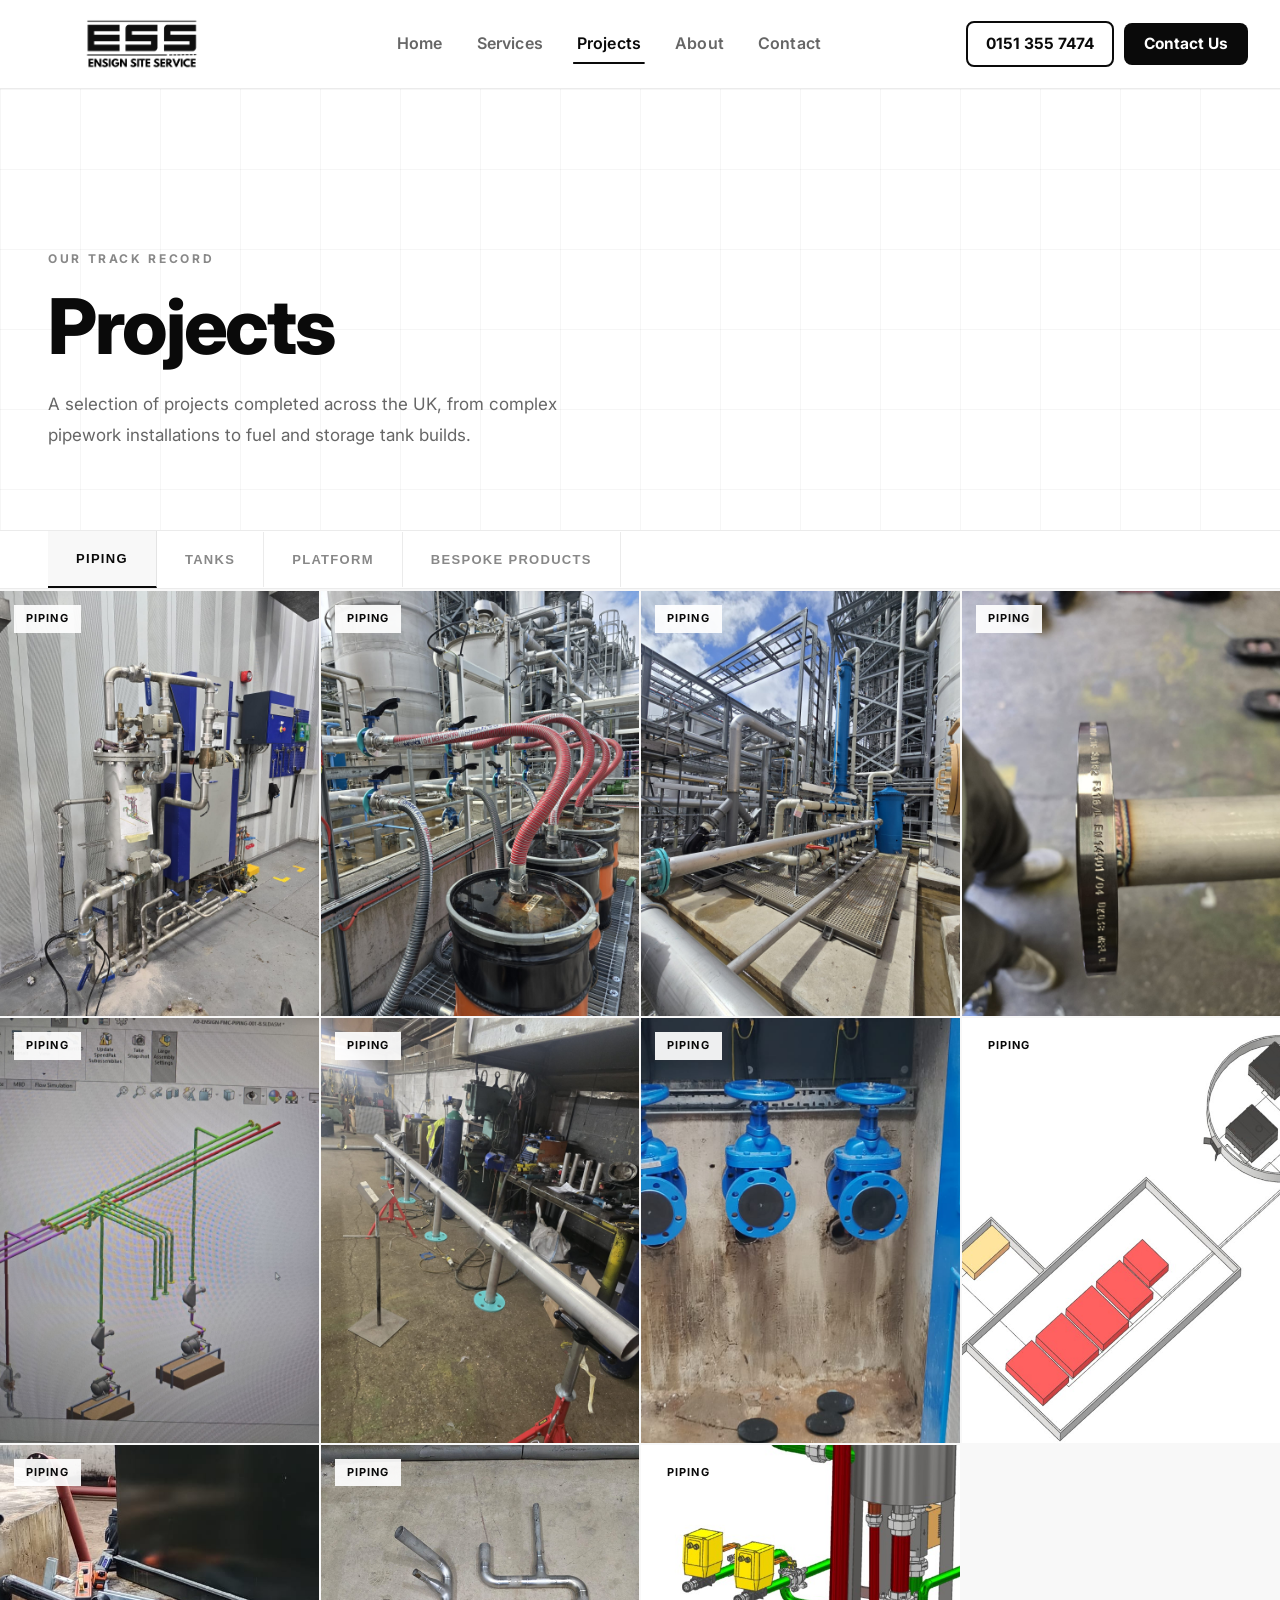
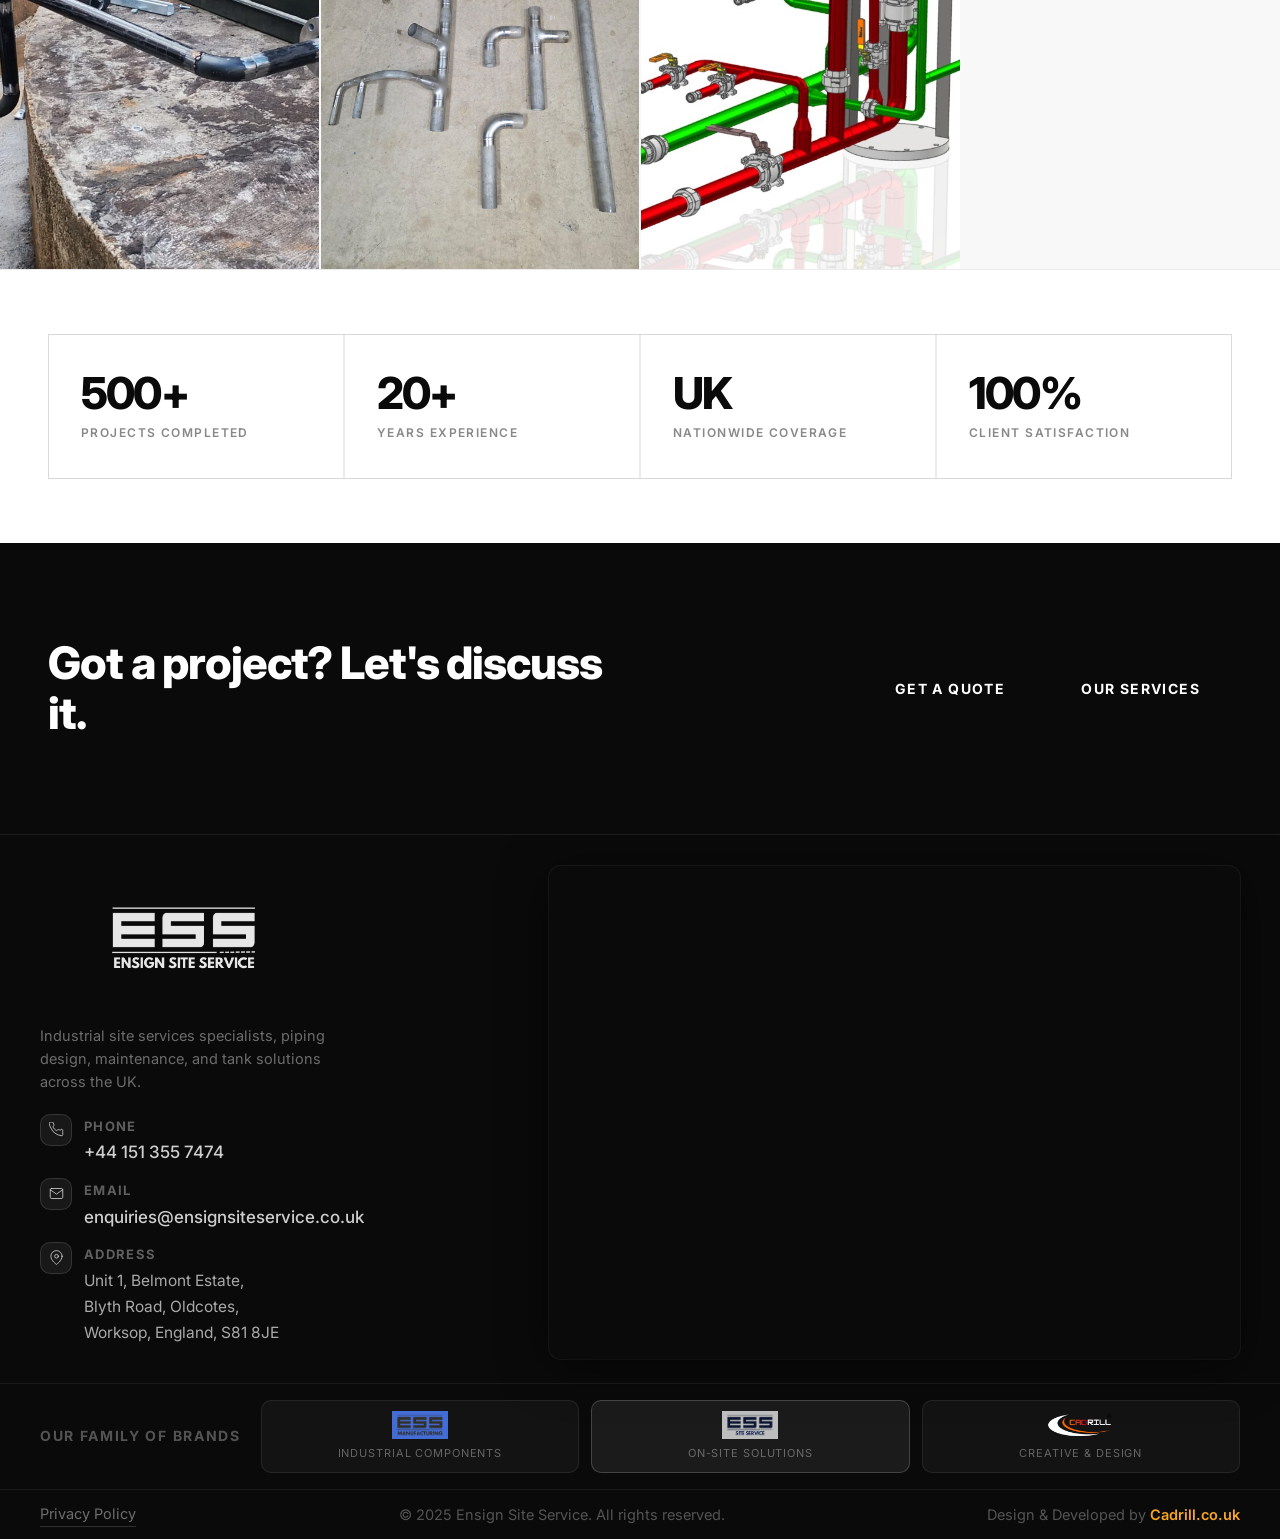
<file: projects.html>
﻿<!DOCTYPE html>
<html lang="en">
<head>
  <!-- Google tag (gtag.js) -->
  <script async src="https://www.googletagmanager.com/gtag/js?id=G-E1R8G3ZLT6"></script>
  <script>
    window.dataLayer = window.dataLayer || [];
    function gtag(){dataLayer.push(arguments);}
    gtag('js', new Date());

    gtag('config', 'G-E1R8G3ZLT6');
  </script>
  <meta charset="UTF-8" />
  <meta name="viewport" content="width=device-width, initial-scale=1.0" />
  <title>Projects, Ensign Site Service</title>
  <meta name="description" content="Browse completed projects by Ensign Site Service, piping installations, tank builds, plant maintenance and more across the UK." />
  <link rel="stylesheet" href="style.css" />
  <link rel="icon" type="image/png" href="LOGO/Icon.png" />
  <link href="https://fonts.googleapis.com/css2?family=Inter:wght@400;500;600;700;800&display=swap" rel="stylesheet" />
</head>
<body>

  <header class="header">
    <div class="header__inner">
      <a href="index" class="header__logo">
        <img src="LOGO/ENSIGN SITE SERVICE LOGO.png" alt="Ensign Site Service" />
      </a>
      <nav class="nav">
        <ul class="nav__list">
          <li><a href="index"    class="nav__link">Home</a></li>
          <li><a href="services" class="nav__link">Services</a></li>
          <li><a href="projects" class="nav__link nav__link--active">Projects</a></li>
          <li><a href="about"    class="nav__link">About</a></li>
          <li><a href="contact"  class="nav__link">Contact</a></li>
        </ul>
      </nav>
      <div class="header__actions">
        <a href="tel:+441513557474" class="header__phone">0151 355 7474</a>
        <a href="contact" class="header__cta">Contact Us</a>
        <button class="header__burger" aria-label="Menu" onclick="openMobileNav()"><span></span><span></span><span></span></button>
      </div>
    </div>
  </header>

  <div class="mobile-nav" id="mobileNav">
    <div class="mobile-nav__head">
      <img src="LOGO/ENSIGN SITE SERVICE LOGO.png" class="mobile-nav__logo" alt="Ensign Site Service" />
      <button class="mobile-nav__close" onclick="closeMobileNav()" aria-label="Close menu">✕</button>
    </div>
    <nav class="mobile-nav__links">
      <a href="index"    class="mobile-nav__link">Home</a>
      <a href="services" class="mobile-nav__link">Services</a>
      <a href="projects" class="mobile-nav__link mobile-nav__link--active">Projects</a>
      <a href="about"    class="mobile-nav__link">About</a>
      <a href="contact"  class="mobile-nav__link">Contact</a>
    </nav>
    <div class="mobile-nav__footer">
      <a href="tel:+441513557474" class="mobile-nav__phone">0151 355 7474</a>
      <a href="contact" class="mobile-nav__cta">Contact Us</a>
    </div>
  </div>

  <section class="page-hero">
    <div class="container page-hero__inner">
      <span class="eyebrow">Our Track Record</span>
      <h1 class="page-hero__title">Projects</h1>
      <p class="page-hero__sub">A selection of projects completed across the UK, from complex pipework installations to fuel and storage tank builds.</p>
    </div>
  </section>

  <!-- FILTER -->
  <div class="filter-bar">
    <div class="container" style="padding:0; max-width:none;">
      <div class="filter-bar__inner" style="padding:0 48px;">
        <button class="filter-btn active" onclick="filterProjects('piping', this)">Piping</button>
        <button class="filter-btn" onclick="filterProjects('tanks', this)">Tanks</button>
        <button class="filter-btn" onclick="filterProjects('platform', this)">Platform</button>
        <button class="filter-btn" onclick="filterProjects('bespoke', this)">Bespoke Products</button>
      </div>
    </div>
  </div>

  <!-- GRID -->
  <section class="projects-section">
    <div class="projects-grid" id="projectsGrid">

      <!-- PIPING -->
      <div class="proj-card" data-cat="piping">
        <span class="proj-card__tag">Piping</span>
        <img class="proj-card__img" src="./gallery/Piping/WhatsApp Image 2026-07-07 at 10.17.09 AM.jpeg" alt="Piping Works">
        <div class="proj-card__overlay"></div>
        <div class="proj-card__info"><div class="proj-card__cat">Piping Plant Design</div><div class="proj-card__title">Process Pipework Installation</div><div class="proj-card__loc">Ellesmere Port</div></div>
      </div>
      <div class="proj-card" data-cat="piping">
        <span class="proj-card__tag">Piping</span>
        <img class="proj-card__img" src="./gallery/Piping/WhatsApp Image 2026-07-07 at 10.17.09 AM (1).jpeg" alt="Piping Installation">
        <div class="proj-card__overlay"></div>
        <div class="proj-card__info"><div class="proj-card__cat">Piping Plant Design</div><div class="proj-card__title">Industrial Pipework System</div><div class="proj-card__loc">Cheshire</div></div>
      </div>
      <div class="proj-card" data-cat="piping">
        <span class="proj-card__tag">Piping</span>
        <img class="proj-card__img" src="./gallery/Piping/WhatsApp Image 2026-07-07 at 10.17.09 AM (2).jpeg" alt="Pipework">
        <div class="proj-card__overlay"></div>
        <div class="proj-card__info"><div class="proj-card__cat">Piping Plant Design</div><div class="proj-card__title">Utility Pipework</div><div class="proj-card__loc">Merseyside</div></div>
      </div>
      <div class="proj-card" data-cat="piping">
        <span class="proj-card__tag">Piping</span>
        <img class="proj-card__img" src="./gallery/Piping/WhatsApp Image 2026-07-07 at 10.17.09 AM (3).jpeg" alt="Pipe System">
        <div class="proj-card__overlay"></div>
        <div class="proj-card__info"><div class="proj-card__cat">Piping Plant Design</div><div class="proj-card__title">Stainless Steel Pipework</div><div class="proj-card__loc">Wirral</div></div>
      </div>
      <div class="proj-card" data-cat="piping">
        <span class="proj-card__tag">Piping</span>
        <img class="proj-card__img" src="./gallery/Piping/WhatsApp Image 2026-07-07 at 10.17.10 AM.jpeg" alt="Piping Project">
        <div class="proj-card__overlay"></div>
        <div class="proj-card__info"><div class="proj-card__cat">Piping Plant Design</div><div class="proj-card__title">Chemical Plant Pipework</div><div class="proj-card__loc">Chester</div></div>
      </div>
      <div class="proj-card" data-cat="piping">
        <span class="proj-card__tag">Piping</span>
        <img class="proj-card__img" src="./gallery/Piping/WhatsApp Image 2026-07-07 at 10.19.48 AM.jpeg" alt="Piping Works">
        <div class="proj-card__overlay"></div>
        <div class="proj-card__info"><div class="proj-card__cat">Piping Plant Design</div><div class="proj-card__title">High-Pressure Pipe System</div><div class="proj-card__loc">North Wales</div></div>
      </div>
      <div class="proj-card" data-cat="piping">
        <span class="proj-card__tag">Piping</span>
        <img class="proj-card__img" src="./gallery/Piping/WhatsApp Image 2026-07-07 at 10.19.49 AM.jpeg" alt="Pipework Detail">
        <div class="proj-card__overlay"></div>
        <div class="proj-card__info"><div class="proj-card__cat">Piping Plant Design</div><div class="proj-card__title">Industrial Pipe Detail</div><div class="proj-card__loc">Manchester</div></div>
      </div>
      <div class="proj-card" data-cat="piping">
        <span class="proj-card__tag">Piping</span>
        <img class="proj-card__img" src="./gallery/Piping/WhatsApp Image 2026-07-07 at 10.19.4dfs8 AM.jpeg" alt="Pipe Install">
        <div class="proj-card__overlay"></div>
        <div class="proj-card__info"><div class="proj-card__cat">Piping Plant Design</div><div class="proj-card__title">Pipework Installation</div><div class="proj-card__loc">Liverpool</div></div>
      </div>
      <div class="proj-card" data-cat="piping">
        <span class="proj-card__tag">Piping</span>
        <img class="proj-card__img" src="./gallery/Piping/WhatsApp Image 2026-07-07 at cxfgb10.19.48 AM.jpeg" alt="Piping System">
        <div class="proj-card__overlay"></div>
        <div class="proj-card__info"><div class="proj-card__cat">Piping Plant Design</div><div class="proj-card__title">Bespoke Pipe System</div><div class="proj-card__loc">Yorkshire</div></div>
      </div>
      <div class="proj-card" data-cat="piping">
        <span class="proj-card__tag">Piping</span>
        <img class="proj-card__img" src="./gallery/Piping/WhatsApp Image 2026-07-07 afgx 10.19.48 AM.jpeg" alt="Piping Build">
        <div class="proj-card__overlay"></div>
        <div class="proj-card__info"><div class="proj-card__cat">Piping Plant Design</div><div class="proj-card__title">Plant Pipework Build</div><div class="proj-card__loc">East Midlands</div></div>
      </div>
      <div class="proj-card" data-cat="piping">
        <span class="proj-card__tag">Piping</span>
        <img class="proj-card__img" src="./gallery/Piping/cfg.jpeg" alt="Piping Completion">
        <div class="proj-card__overlay"></div>
        <div class="proj-card__info"><div class="proj-card__cat">Piping Plant Design</div><div class="proj-card__title">Pipework Completion</div><div class="proj-card__loc">North West England</div></div>
      </div>

      <!-- TANKS -->
      <div class="proj-card" data-cat="tanks">
        <span class="proj-card__tag">Tanks</span>
        <img class="proj-card__img" src="./gallery/Tanks/WhatsApp Image 2026-07-01 at 7.41.16 AM.jpeg" alt="Tank Installation">
        <div class="proj-card__overlay"></div>
        <div class="proj-card__info"><div class="proj-card__cat">Tank Solutions</div><div class="proj-card__title">Tank Installation</div><div class="proj-card__loc">Ellesmere Port</div></div>
      </div>
      <div class="proj-card" data-cat="tanks">
        <span class="proj-card__tag">Tanks</span>
        <img class="proj-card__img" src="./gallery/Tanks/WhatsApp Image 2026-07-01 at 7.41.22 AM (4).jpeg" alt="Tank Build">
        <div class="proj-card__overlay"></div>
        <div class="proj-card__info"><div class="proj-card__cat">Tank Solutions</div><div class="proj-card__title">Bunded Tank Build</div><div class="proj-card__loc">Cheshire</div></div>
      </div>
      <div class="proj-card" data-cat="tanks">
        <span class="proj-card__tag">Tanks</span>
        <img class="proj-card__img" src="./gallery/Tanks/WhatsApp Image 2026-07-07 at 9.48.11 AM.jpeg" alt="Tank Works">
        <div class="proj-card__overlay"></div>
        <div class="proj-card__info"><div class="proj-card__cat">Tank Solutions</div><div class="proj-card__title">Industrial Tank Works</div><div class="proj-card__loc">Merseyside</div></div>
      </div>
      <div class="proj-card" data-cat="tanks">
        <span class="proj-card__tag">Tanks</span>
        <img class="proj-card__img" src="./gallery/Tanks/WhatsApp Image 2026-07-07 asdt 9.48.11 AM.jpeg" alt="Tank Project">
        <div class="proj-card__overlay"></div>
        <div class="proj-card__info"><div class="proj-card__cat">Tank Solutions</div><div class="proj-card__title">Tank Fabrication &amp; Install</div><div class="proj-card__loc">North West England</div></div>
      </div>
      <div class="proj-card" data-cat="tanks">
        <span class="proj-card__tag">Tanks</span>
        <img class="proj-card__img" src="./gallery/Tanks/WhatsApp Image 2026-07-07 at 9.48sd.11 AM.jpeg" alt="Tank System">
        <div class="proj-card__overlay"></div>
        <div class="proj-card__info"><div class="proj-card__cat">Tank Solutions</div><div class="proj-card__title">Fuel Tank System</div><div class="proj-card__loc">Wirral</div></div>
      </div>
      <div class="proj-card" data-cat="tanks">
        <span class="proj-card__tag">Tanks</span>
        <img class="proj-card__img" src="./gallery/Tanks/WhatsApp Image 2026-07-07 at 9.4df8.11 AM.jpeg" alt="Tank Design">
        <div class="proj-card__overlay"></div>
        <div class="proj-card__info"><div class="proj-card__cat">Tank Solutions</div><div class="proj-card__title">Bespoke Tank Design</div><div class="proj-card__loc">Chester</div></div>
      </div>
      <div class="proj-card" data-cat="tanks">
        <span class="proj-card__tag">Tanks</span>
        <img class="proj-card__img" src="./gallery/Tanks/WhatsApp Image 2026-07-07 ssdat 9.48.11 AM.jpeg" alt="Tank Installation">
        <div class="proj-card__overlay"></div>
        <div class="proj-card__info"><div class="proj-card__cat">Tank Solutions</div><div class="proj-card__title">Above-Ground Tank Install</div><div class="proj-card__loc">Liverpool</div></div>
      </div>
      <div class="proj-card" data-cat="tanks">
        <span class="proj-card__tag">Tanks</span>
        <img class="proj-card__img" src="./gallery/Tanks/photo_2026-07-07_09-49-18.jpg" alt="Tank Build">
        <div class="proj-card__overlay"></div>
        <div class="proj-card__info"><div class="proj-card__cat">Tank Solutions</div><div class="proj-card__title">Storage Tank Build</div><div class="proj-card__loc">Manchester</div></div>
      </div>
      <div class="proj-card" data-cat="tanks">
        <span class="proj-card__tag">Tanks</span>
        <img class="proj-card__img" src="./gallery/Tanks/photo_2026-07-07_09-49-51.jpg" alt="Tank Works">
        <div class="proj-card__overlay"></div>
        <div class="proj-card__info"><div class="proj-card__cat">Tank Solutions</div><div class="proj-card__title">Industrial Storage Tank</div><div class="proj-card__loc">Yorkshire</div></div>
      </div>
      <div class="proj-card" data-cat="tanks">
        <span class="proj-card__tag">Tanks</span>
        <img class="proj-card__img" src="./gallery/Tanks/photo_2026-07-07_09-50-01.jpg" alt="Tank Project">
        <div class="proj-card__overlay"></div>
        <div class="proj-card__info"><div class="proj-card__cat">Tank Solutions</div><div class="proj-card__title">Diesel Tank Installation</div><div class="proj-card__loc">North Wales</div></div>
      </div>
      <div class="proj-card" data-cat="tanks">
        <span class="proj-card__tag">Tanks</span>
        <img class="proj-card__img" src="./gallery/Tanks/photo_2026-07-07_09-50-07.jpg" alt="Tank System">
        <div class="proj-card__overlay"></div>
        <div class="proj-card__info"><div class="proj-card__cat">Tank Solutions</div><div class="proj-card__title">Generator Fuel Tank</div><div class="proj-card__loc">East Midlands</div></div>
      </div>
      <div class="proj-card" data-cat="tanks">
        <span class="proj-card__tag">Tanks</span>
        <img class="proj-card__img" src="./gallery/Tanks/photo_2026-07-07_09-50-13.jpg" alt="Tank Fabrication">
        <div class="proj-card__overlay"></div>
        <div class="proj-card__info"><div class="proj-card__cat">Tank Solutions</div><div class="proj-card__title">Tank Fabrication</div><div class="proj-card__loc">South East England</div></div>
      </div>
      <div class="proj-card" data-cat="tanks">
        <span class="proj-card__tag">Tanks</span>
        <img class="proj-card__img" src="./gallery/Tanks/photo_2026-07-07_09-50-16.jpg" alt="Tank Commission">
        <div class="proj-card__overlay"></div>
        <div class="proj-card__info"><div class="proj-card__cat">Tank Solutions</div><div class="proj-card__title">Tank Commissioning</div><div class="proj-card__loc">Scotland</div></div>
      </div>
      <div class="proj-card" data-cat="tanks">
        <span class="proj-card__tag">Tanks</span>
        <img class="proj-card__img" src="./gallery/Tanks/photo_2026-07-07_09-50-20.jpg" alt="Tank Delivery">
        <div class="proj-card__overlay"></div>
        <div class="proj-card__info"><div class="proj-card__cat">Tank Solutions</div><div class="proj-card__title">Tank Delivery &amp; Install</div><div class="proj-card__loc">London</div></div>
      </div>
      <div class="proj-card" data-cat="tanks">
        <span class="proj-card__tag">Tanks</span>
        <img class="proj-card__img" src="./gallery/Tanks/photo_2026-07-07_09-50-23.jpg" alt="Tank Completion">
        <div class="proj-card__overlay"></div>
        <div class="proj-card__info"><div class="proj-card__cat">Tank Solutions</div><div class="proj-card__title">Bunded Fuel Tank</div><div class="proj-card__loc">Wales</div></div>
      </div>
      <div class="proj-card" data-cat="tanks">
        <span class="proj-card__tag">Tanks</span>
        <img class="proj-card__img" src="./gallery/Tanks/WhatsApp Image 2026-07-07 at 9.55.07 AM.jpeg" alt="Tank Works">
        <div class="proj-card__overlay"></div>
        <div class="proj-card__info"><div class="proj-card__cat">Tank Solutions</div><div class="proj-card__title">Tank Installation Works</div><div class="proj-card__loc">Ellesmere Port</div></div>
      </div>
      <div class="proj-card" data-cat="tanks">
        <span class="proj-card__tag">Tanks</span>
        <img class="proj-card__img" src="./gallery/Tanks/WhatsApp Image 2026-07-07 at 9.55.07 AM (1).jpeg" alt="Tank Project">
        <div class="proj-card__overlay"></div>
        <div class="proj-card__info"><div class="proj-card__cat">Tank Solutions</div><div class="proj-card__title">Industrial Tank Project</div><div class="proj-card__loc">Cheshire</div></div>
      </div>
      <div class="proj-card" data-cat="tanks">
        <span class="proj-card__tag">Tanks</span>
        <img class="proj-card__img" src="./gallery/Tanks/photo_2026-07-07_09-55-58.jpg" alt="Tank System">
        <div class="proj-card__overlay"></div>
        <div class="proj-card__info"><div class="proj-card__cat">Tank Solutions</div><div class="proj-card__title">Tank System Completion</div><div class="proj-card__loc">Merseyside</div></div>
      </div>
      <div class="proj-card" data-cat="tanks">
        <span class="proj-card__tag">Tanks</span>
        <img class="proj-card__img" src="./gallery/Tanks/WhatsApp Image 2026-07-07 axcvt 10.03.27 AM.jpeg" alt="Tank Works">
        <div class="proj-card__overlay"></div>
        <div class="proj-card__info"><div class="proj-card__cat">Tank Solutions</div><div class="proj-card__title">Tank Works</div><div class="proj-card__loc">Ellesmere Port</div></div>
      </div>

      <!-- PLATFORM -->
      <div class="proj-card" data-cat="platform">
        <span class="proj-card__tag">Platform</span>
        <img class="proj-card__img" src="./gallery/Platform/WhatsApp Image 2026-07-01 at 7.41.17 AM.jpeg" alt="Platform Works">
        <div class="proj-card__overlay"></div>
        <div class="proj-card__info"><div class="proj-card__cat">Platform &amp; Steelwork</div><div class="proj-card__title">Platform Installation</div><div class="proj-card__loc">Ellesmere Port</div></div>
      </div>
      <div class="proj-card" data-cat="platform">
        <span class="proj-card__tag">Platform</span>
        <img class="proj-card__img" src="./gallery/Platform/WhatsApp Image 2026-07-01 at 7.41.18 AM (1).jpeg" alt="Platform Build">
        <div class="proj-card__overlay"></div>
        <div class="proj-card__info"><div class="proj-card__cat">Platform &amp; Steelwork</div><div class="proj-card__title">Industrial Platform Build</div><div class="proj-card__loc">Cheshire</div></div>
      </div>
      <div class="proj-card" data-cat="platform">
        <span class="proj-card__tag">Platform</span>
        <img class="proj-card__img" src="./gallery/Platform/WhatsApp Image 2026-07-01 at 7.41.24 AM (2).jpeg" alt="Platform Structure">
        <div class="proj-card__overlay"></div>
        <div class="proj-card__info"><div class="proj-card__cat">Platform &amp; Steelwork</div><div class="proj-card__title">Steel Platform Structure</div><div class="proj-card__loc">Merseyside</div></div>
      </div>
      <div class="proj-card" data-cat="platform">
        <span class="proj-card__tag">Platform</span>
        <img class="proj-card__img" src="./gallery/Platform/WhatsApp Image 2026-07-01 at 7.41.24 AM (7).jpeg" alt="Platform Works">
        <div class="proj-card__overlay"></div>
        <div class="proj-card__info"><div class="proj-card__cat">Platform &amp; Steelwork</div><div class="proj-card__title">Access Platform Works</div><div class="proj-card__loc">Wirral</div></div>
      </div>
      <div class="proj-card" data-cat="platform">
        <span class="proj-card__tag">Platform</span>
        <img class="proj-card__img" src="./gallery/Platform/WhatsApp Image 2026-07-07 at 9.57.40 AM.jpeg" alt="Platform Project">
        <div class="proj-card__overlay"></div>
        <div class="proj-card__info"><div class="proj-card__cat">Platform &amp; Steelwork</div><div class="proj-card__title">Elevated Platform Project</div><div class="proj-card__loc">Chester</div></div>
      </div>
      <div class="proj-card" data-cat="platform">
        <span class="proj-card__tag">Platform</span>
        <img class="proj-card__img" src="./gallery/Platform/WhatsApp Image 2026-07-07 at 9.5dfs7.40 AM.jpeg" alt="Platform Install">
        <div class="proj-card__overlay"></div>
        <div class="proj-card__info"><div class="proj-card__cat">Platform &amp; Steelwork</div><div class="proj-card__title">Mezzanine Platform Install</div><div class="proj-card__loc">Manchester</div></div>
      </div>
      <div class="proj-card" data-cat="platform">
        <span class="proj-card__tag">Platform</span>
        <img class="proj-card__img" src="./gallery/Platform/WhatsApp Image 2026-07-07 at 10.03.26 AM.jpeg" alt="Platform Steelwork">
        <div class="proj-card__overlay"></div>
        <div class="proj-card__info"><div class="proj-card__cat">Platform &amp; Steelwork</div><div class="proj-card__title">Structural Steelwork Platform</div><div class="proj-card__loc">Liverpool</div></div>
      </div>
      <div class="proj-card" data-cat="platform">
        <span class="proj-card__tag">Platform</span>
        <img class="proj-card__img" src="./gallery/Platform/WhatsApp Image 2026-07-07 dg10.03.27 AM.jpeg" alt="Platform Completion">
        <div class="proj-card__overlay"></div>
        <div class="proj-card__info"><div class="proj-card__cat">Platform &amp; Steelwork</div><div class="proj-card__title">Platform Completion</div><div class="proj-card__loc">North Wales</div></div>
      </div>
      <div class="proj-card" data-cat="platform">
        <span class="proj-card__tag">Platform</span>
        <img class="proj-card__img" src="./gallery/Platform/WhatsApp Image 2026-0dfs7-07 at 9.57.40 AM.jpeg" alt="Platform Design">
        <div class="proj-card__overlay"></div>
        <div class="proj-card__info"><div class="proj-card__cat">Platform &amp; Steelwork</div><div class="proj-card__title">Bespoke Platform Design</div><div class="proj-card__loc">Yorkshire</div></div>
      </div>
      <div class="proj-card" data-cat="platform">
        <span class="proj-card__tag">Platform</span>
        <img class="proj-card__img" src="./gallery/Platform/WhatsApp Image 2026-zsfd07-07 at 9.57.41 AM.jpeg" alt="Platform System">
        <div class="proj-card__overlay"></div>
        <div class="proj-card__info"><div class="proj-card__cat">Platform &amp; Steelwork</div><div class="proj-card__title">Industrial Access System</div><div class="proj-card__loc">East Midlands</div></div>
      </div>
      <div class="proj-card" data-cat="platform">
        <span class="proj-card__tag">Platform</span>
        <img class="proj-card__img" src="./gallery/Platform/cxxcv.jpeg" alt="Platform Fabrication">
        <div class="proj-card__overlay"></div>
        <div class="proj-card__info"><div class="proj-card__cat">Platform &amp; Steelwork</div><div class="proj-card__title">Platform Fabrication</div><div class="proj-card__loc">North West England</div></div>
      </div>
      <div class="proj-card" data-cat="platform">
        <span class="proj-card__tag">Platform</span>
        <img class="proj-card__img" src="./gallery/Platform/northhampton platform.jpeg" alt="Platform Installation">
        <div class="proj-card__overlay"></div>
        <div class="proj-card__info"><div class="proj-card__cat">Platform &amp; Steelwork</div><div class="proj-card__title">Access Platform Installation</div><div class="proj-card__loc">Northampton</div></div>
      </div>
      <div class="proj-card" data-cat="platform">
        <span class="proj-card__tag">Platform</span>
        <img class="proj-card__img" src="./gallery/Platform/northhampton platform-1.jpeg" alt="Platform Structure">
        <div class="proj-card__overlay"></div>
        <div class="proj-card__info"><div class="proj-card__cat">Platform &amp; Steelwork</div><div class="proj-card__title">Steel Platform Structure</div><div class="proj-card__loc">Northampton</div></div>
      </div>

      <!-- BESPOKE PRODUCTS -->
      <div class="proj-card" data-cat="bespoke">
        <span class="proj-card__tag">Bespoke Products</span>
        <img class="proj-card__img" src="./gallery/bespok products/WhatsApp Image 20asd26-07-07 at 10.51.08 AM.jpeg" alt="Bespoke Product">
        <div class="proj-card__overlay"></div>
        <div class="proj-card__info"><div class="proj-card__cat">Bespoke Products</div><div class="proj-card__title">Bespoke Fabrication</div><div class="proj-card__loc">Ellesmere Port</div></div>
      </div>
      <div class="proj-card" data-cat="bespoke">
        <span class="proj-card__tag">Bespoke Products</span>
        <img class="proj-card__img" src="./gallery/bespok products/WhatsApp Image asd2026-07-07 at 10.51.09 AM.jpeg" alt="Bespoke Product">
        <div class="proj-card__overlay"></div>
        <div class="proj-card__info"><div class="proj-card__cat">Bespoke Products</div><div class="proj-card__title">Custom Manufactured Part</div><div class="proj-card__loc">Cheshire</div></div>
      </div>
      <div class="proj-card" data-cat="bespoke">
        <span class="proj-card__tag">Bespoke Products</span>
        <img class="proj-card__img" src="./gallery/bespok products/WhatsApp Imasdage 2026-07-07 at 10.51.10 AM.jpeg" alt="Bespoke Product">
        <div class="proj-card__overlay"></div>
        <div class="proj-card__info"><div class="proj-card__cat">Bespoke Products</div><div class="proj-card__title">Bespoke Steel Component</div><div class="proj-card__loc">Merseyside</div></div>
      </div>
      <div class="proj-card" data-cat="bespoke">
        <span class="proj-card__tag">Bespoke Products</span>
        <img class="proj-card__img" src="./gallery/bespok products/WhatsApp Image 2026-07-07 at 10.sd51.07 AM.jpeg" alt="Bespoke Product">
        <div class="proj-card__overlay"></div>
        <div class="proj-card__info"><div class="proj-card__cat">Bespoke Products</div><div class="proj-card__title">Custom Industrial Product</div><div class="proj-card__loc">Wirral</div></div>
      </div>
      <div class="proj-card" data-cat="bespoke">
        <span class="proj-card__tag">Bespoke Products</span>
        <img class="proj-card__img" src="./gallery/bespok products/WhatsApp Imaasdge 2026-07-07 at 10.51.14 AM.jpeg" alt="Bespoke Product">
        <div class="proj-card__overlay"></div>
        <div class="proj-card__info"><div class="proj-card__cat">Bespoke Products</div><div class="proj-card__title">Bespoke Fabricated Unit</div><div class="proj-card__loc">Liverpool</div></div>
      </div>
      <div class="proj-card" data-cat="bespoke">
        <span class="proj-card__tag">Bespoke Products</span>
        <img class="proj-card__img" src="./gallery/bespok products/WhatsApp adsImage 2026-07-07 at 10.51.15 AM.jpeg" alt="Bespoke Product">
        <div class="proj-card__overlay"></div>
        <div class="proj-card__info"><div class="proj-card__cat">Bespoke Products</div><div class="proj-card__title">Custom Steelwork Product</div><div class="proj-card__loc">Chester</div></div>
      </div>
      <div class="proj-card" data-cat="bespoke">
        <span class="proj-card__tag">Bespoke Products</span>
        <img class="proj-card__img" src="./gallery/bespok products/WhatsApp Image asd2026-07-07 at 10.51.16 AM.jpeg" alt="Bespoke Product">
        <div class="proj-card__overlay"></div>
        <div class="proj-card__info"><div class="proj-card__cat">Bespoke Products</div><div class="proj-card__title">Bespoke Industrial Component</div><div class="proj-card__loc">Manchester</div></div>
      </div>
      <div class="proj-card" data-cat="bespoke">
        <span class="proj-card__tag">Bespoke Products</span>
        <img class="proj-card__img" src="./gallery/bespok products/WhatsApp Imasdage 2026-07-07 at 10.51.17 AM.jpeg" alt="Bespoke Product">
        <div class="proj-card__overlay"></div>
        <div class="proj-card__info"><div class="proj-card__cat">Bespoke Products</div><div class="proj-card__title">Custom Fabrication Works</div><div class="proj-card__loc">North Wales</div></div>
      </div>
      <div class="proj-card" data-cat="bespoke">
        <span class="proj-card__tag">Bespoke Products</span>
        <img class="proj-card__img" src="./gallery/bespok products/WhatsApp Image 2026-07-0asd7 at 10.51.18 AM.jpeg" alt="Bespoke Product">
        <div class="proj-card__overlay"></div>
        <div class="proj-card__info"><div class="proj-card__cat">Bespoke Products</div><div class="proj-card__title">Bespoke Manufactured Item</div><div class="proj-card__loc">Yorkshire</div></div>
      </div>
      <div class="proj-card" data-cat="bespoke">
        <span class="proj-card__tag">Bespoke Products</span>
        <img class="proj-card__img" src="./gallery/bespok products/WhatsApp Image 2026-07-0sdf7 at 10.51.18 AM.jpeg" alt="Bespoke Product">
        <div class="proj-card__overlay"></div>
        <div class="proj-card__info"><div class="proj-card__cat">Bespoke Products</div><div class="proj-card__title">Precision Fabricated Part</div><div class="proj-card__loc">East Midlands</div></div>
      </div>
      <div class="proj-card" data-cat="bespoke">
        <span class="proj-card__tag">Bespoke Products</span>
        <img class="proj-card__img" src="./gallery/bespok products/WhatsApp Imasdfge 2026-07-07 at 10.51.18 AM.jpeg" alt="Bespoke Product">
        <div class="proj-card__overlay"></div>
        <div class="proj-card__info"><div class="proj-card__cat">Bespoke Products</div><div class="proj-card__title">Custom Component Build</div><div class="proj-card__loc">South East England</div></div>
      </div>
      <div class="proj-card" data-cat="bespoke">
        <span class="proj-card__tag">Bespoke Products</span>
        <img class="proj-card__img" src="./gallery/bespok products/WhatsAppsdf Image 2026-07-07 at 10.51.18 AM.jpeg" alt="Bespoke Product">
        <div class="proj-card__overlay"></div>
        <div class="proj-card__info"><div class="proj-card__cat">Bespoke Products</div><div class="proj-card__title">Industrial Bespoke Product</div><div class="proj-card__loc">Scotland</div></div>
      </div>
      <div class="proj-card" data-cat="bespoke">
        <span class="proj-card__tag">Bespoke Products</span>
        <img class="proj-card__img" src="./gallery/bespok products/WhatsApp Image 2026-07-07 at 1asd0.51.18 AM.jpeg" alt="Bespoke Product">
        <div class="proj-card__overlay"></div>
        <div class="proj-card__info"><div class="proj-card__cat">Bespoke Products</div><div class="proj-card__title">Bespoke Steel Product</div><div class="proj-card__loc">Wales</div></div>
      </div>
      <div class="proj-card" data-cat="bespoke">
        <span class="proj-card__tag">Bespoke Products</span>
        <img class="proj-card__img" src="./gallery/bespok products/WhatsApp Imagsdfe 2026-07-07 at 10.51.19 AM.jpeg" alt="Bespoke Product">
        <div class="proj-card__overlay"></div>
        <div class="proj-card__info"><div class="proj-card__cat">Bespoke Products</div><div class="proj-card__title">Custom Fabrication Project</div><div class="proj-card__loc">London</div></div>
      </div>
      <div class="proj-card" data-cat="bespoke">
        <span class="proj-card__tag">Bespoke Products</span>
        <img class="proj-card__img" src="./gallery/bespok products/WhatsAppsfd Image 2026-07-07 at 10.51.19 AM.jpeg" alt="Bespoke Product">
        <div class="proj-card__overlay"></div>
        <div class="proj-card__info"><div class="proj-card__cat">Bespoke Products</div><div class="proj-card__title">Bespoke Works Project</div><div class="proj-card__loc">North West England</div></div>
      </div>
      <div class="proj-card" data-cat="bespoke">
        <span class="proj-card__tag">Bespoke Products</span>
        <img class="proj-card__img" src="./gallery/bespok products/WhatsApp Image 2026-07-07 at sdf10.51.20 AM.jpeg" alt="Bespoke Product">
        <div class="proj-card__overlay"></div>
        <div class="proj-card__info"><div class="proj-card__cat">Bespoke Products</div><div class="proj-card__title">Custom Industrial Fabrication</div><div class="proj-card__loc">Ellesmere Port</div></div>
      </div>
      <div class="proj-card" data-cat="bespoke">
        <span class="proj-card__tag">Bespoke Products</span>
        <img class="proj-card__img" src="./gallery/bespok products/WhatsApp Imagsdfe 2026-07-07 at 10.51.20 AM.jpeg" alt="Bespoke Product">
        <div class="proj-card__overlay"></div>
        <div class="proj-card__info"><div class="proj-card__cat">Bespoke Products</div><div class="proj-card__title">Precision Bespoke Part</div><div class="proj-card__loc">Cheshire</div></div>
      </div>
      <div class="proj-card" data-cat="bespoke">
        <span class="proj-card__tag">Bespoke Products</span>
        <img class="proj-card__img" src="./gallery/bespok products/WhatsApp Image 2026-07-07 at 10.51.22 AM.jpeg" alt="Bespoke Product">
        <div class="proj-card__overlay"></div>
        <div class="proj-card__info"><div class="proj-card__cat">Bespoke Products</div><div class="proj-card__title">Bespoke Product Completion</div><div class="proj-card__loc">Merseyside</div></div>
      </div>
      <div class="proj-card" data-cat="bespoke">
        <span class="proj-card__tag">Bespoke Products</span>
        <img class="proj-card__img" src="./gallery/bespok products/WhatsApp Image 2026-07-07dfsat 10.51.22 AM.jpeg" alt="Bespoke Product">
        <div class="proj-card__overlay"></div>
        <div class="proj-card__info"><div class="proj-card__cat">Bespoke Products</div><div class="proj-card__title">Custom Steelwork Delivery</div><div class="proj-card__loc">Wirral</div></div>
      </div>
      <div class="proj-card" data-cat="bespoke">
        <span class="proj-card__tag">Bespoke Products</span>
        <img class="proj-card__img" src="./gallery/bespok products/WhatsApp Image 2026-07-07dsf at 10.51.22 AM.jpeg" alt="Bespoke Product">
        <div class="proj-card__overlay"></div>
        <div class="proj-card__info"><div class="proj-card__cat">Bespoke Products</div><div class="proj-card__title">Bespoke Component Install</div><div class="proj-card__loc">Liverpool</div></div>
      </div>
      <div class="proj-card" data-cat="bespoke">
        <span class="proj-card__tag">Bespoke Products</span>
        <img class="proj-card__img" src="./gallery/bespok products/WhatsApp Image 2026-07-sfd07 at 10.51.22 AM.jpeg" alt="Bespoke Product">
        <div class="proj-card__overlay"></div>
        <div class="proj-card__info"><div class="proj-card__cat">Bespoke Products</div><div class="proj-card__title">Custom Product Build</div><div class="proj-card__loc">Chester</div></div>
      </div>
      <div class="proj-card" data-cat="bespoke">
        <span class="proj-card__tag">Bespoke Products</span>
        <img class="proj-card__img" src="./gallery/bespok products/WhatsApp Image 2sdf026-07-07 at 10.51.22 AM.jpeg" alt="Bespoke Product">
        <div class="proj-card__overlay"></div>
        <div class="proj-card__info"><div class="proj-card__cat">Bespoke Products</div><div class="proj-card__title">Fabricated Bespoke Works</div><div class="proj-card__loc">Manchester</div></div>
      </div>
      <div class="proj-card" data-cat="bespoke">
        <span class="proj-card__tag">Bespoke Products</span>
        <img class="proj-card__img" src="./gallery/bespok products/WhatsApp Image 20asd26-07-07 at 10.51.11 AM.jpeg" alt="Bespoke Product">
        <div class="proj-card__overlay"></div>
        <div class="proj-card__info"><div class="proj-card__cat">Bespoke Products</div><div class="proj-card__title">Industrial Custom Product</div><div class="proj-card__loc">Yorkshire</div></div>
      </div>
      <div class="proj-card" data-cat="bespoke">
        <span class="proj-card__tag">Bespoke Products</span>
        <img class="proj-card__img" src="./gallery/bespok products/WhatsApp Image 2026-07-fds07 at 10.51.21 AM.jpeg" alt="Bespoke Product">
        <div class="proj-card__overlay"></div>
        <div class="proj-card__info"><div class="proj-card__cat">Bespoke Products</div><div class="proj-card__title">Bespoke Fabrication Works</div><div class="proj-card__loc">North Wales</div></div>
      </div>
      <div class="proj-card" data-cat="bespoke">
        <span class="proj-card__tag">Bespoke Products</span>
        <img class="proj-card__img" src="./gallery/bespok products/WhatsApp Image 2026-07-sdf07 at 10.51.18 AM.jpeg" alt="Bespoke Product">
        <div class="proj-card__overlay"></div>
        <div class="proj-card__info"><div class="proj-card__cat">Bespoke Products</div><div class="proj-card__title">Precision Custom Component</div><div class="proj-card__loc">East Midlands</div></div>
      </div>
      <div class="proj-card" data-cat="bespoke">
        <span class="proj-card__tag">Bespoke Products</span>
        <img class="proj-card__img" src="./gallery/bespok products/sdf.jpeg" alt="Bespoke Product">
        <div class="proj-card__overlay"></div>
        <div class="proj-card__info"><div class="proj-card__cat">Bespoke Products</div><div class="proj-card__title">Bespoke Product</div><div class="proj-card__loc">Ellesmere Port</div></div>
      </div>

    </div>
  </section>

  <!-- STATS -->
  <section class="projects-stats">
    <div class="container">
      <div class="projects-stats__inner">
        <div class="ps-item">
          <div class="ps-item__num">500+</div>
          <div class="ps-item__label">Projects Completed</div>
        </div>
        <div class="ps-item">
          <div class="ps-item__num">20+</div>
          <div class="ps-item__label">Years Experience</div>
        </div>
        <div class="ps-item">
          <div class="ps-item__num">UK</div>
          <div class="ps-item__label">Nationwide Coverage</div>
        </div>
        <div class="ps-item">
          <div class="ps-item__num">100%</div>
          <div class="ps-item__label">Client Satisfaction</div>
        </div>
      </div>
    </div>
  </section>

  <section class="cta-band">
    <div class="container">
      <div class="cta-band__inner">
        <h2 class="cta-band__title">Got a project? Let's discuss it.</h2>
        <div class="cta-band__actions">
          <a href="contact" class="btn btn--dark">Get a Quote</a>
          <a href="services" class="btn btn--dark" style="border-color:rgba(0,0,0,0.15);">Our Services</a>
        </div>
      </div>
    </div>
  </section>

  <footer class="footer">
    <div class="footer__inner">
      <div class="footer__contact">
        <img src="LOGO/ENSIGN SITE SERVICE LOGO.png" class="footer__logo" alt="Ensign Site Service" />
        <p class="footer__tagline">Industrial site services specialists, piping design, maintenance, and tank solutions across the UK.</p>
        <a href="tel:+441513557474" class="footer__contact-item">
          <span class="footer__contact-icon">
            <svg viewBox="0 0 24 24" fill="none" width="15" height="15" stroke="currentColor" stroke-width="1.5" stroke-linecap="round" stroke-linejoin="round"><path d="M22 16.92v3a2 2 0 01-2.18 2 19.79 19.79 0 01-8.63-3.07A19.5 19.5 0 013.07 9.8 19.79 19.79 0 01.04 1.22 2 2 0 012 .04h3a2 2 0 012 1.72 12.84 12.84 0 00.7 2.81 2 2 0 01-.45 2.11L6.09 7.91a16 16 0 006 6l1.27-1.27a2 2 0 012.11-.45 12.84 12.84 0 002.81.7A2 2 0 0122 14.92z"/></svg>
          </span>
          <span class="footer__contact-text">
            <span class="footer__label">Phone</span>
            <span class="footer__value">+44 151 355 7474</span>
          </span>
        </a>
        <a href="mailto:enquiries@ensignsiteservice.co.uk" class="footer__contact-item">
          <span class="footer__contact-icon">
            <svg viewBox="0 0 24 24" fill="none" width="15" height="15" stroke="currentColor" stroke-width="1.5" stroke-linecap="round" stroke-linejoin="round"><path d="M4 4h16c1.1 0 2 .9 2 2v12c0 1.1-.9 2-2 2H4c-1.1 0-2-.9-2-2V6c0-1.1.9-2 2-2z"/><polyline points="22,6 12,13 2,6"/></svg>
          </span>
          <span class="footer__contact-text">
            <span class="footer__label">Email</span>
            <span class="footer__value">enquiries@ensignsiteservice.co.uk</span>
          </span>
        </a>
        <div class="footer__contact-item">
          <span class="footer__contact-icon">
            <svg viewBox="0 0 24 24" fill="none" width="15" height="15" stroke="currentColor" stroke-width="1.5" stroke-linecap="round" stroke-linejoin="round"><path d="M21 10c0 7-9 13-9 13S3 17 3 10a9 9 0 1118 0z"/><circle cx="12" cy="10" r="3"/></svg>
          </span>
          <span class="footer__contact-text">
            <span class="footer__label">Address</span>
            <address class="footer__address">Unit 1, Belmont Estate,<br />Blyth Road, Oldcotes,<br />Worksop, England, S81 8JE</address>
          </span>
        </div>
      </div>
      <div class="footer__map">
        <iframe src="https://www.google.com/maps/embed?pb=!1m13!1m8!1m3!1d2385.3496723277995!2d-2.88863!3d53.283271!3m2!1i1024!2i768!4f13.1!3m2!1m1!2zNTPCsDE2JzU5LjgiTiAywrA1MycxOS4xIlc!5e0!3m2!1sen!2sus!4v1782811925611!5m2!1sen!2sus" width="100%" height="100%" style="border:0;" allowfullscreen="" loading="lazy" referrerpolicy="no-referrer-when-downgrade"></iframe>
      </div>
    </div>

    <div class="footer__brands">
      <span class="footer__brands-label">Our Family of Brands</span>
      <div class="footer__brand-logos">
        <a href="https://www.ensignmanufacturing.co.uk/" target="_blank" class="footer__brand-logo-item">
          <img src="LOGO/ENSIGN MANUFACTURING.png" alt="Ensign Manufacturing" />
          <span class="footer__brand-def">Industrial Components</span>
        </a>
        <a href="index" class="footer__brand-logo-item footer__brand-logo-item--active">
          <img src="LOGO/ENSIGN SITE SERVICE.png" alt="Ensign Site Service" />
          <span class="footer__brand-def">On-Site Solutions</span>
        </a>
        <a href="https://cadrill.co.uk/" target="_blank" class="footer__brand-logo-item">
          <img src="LOGO/ENSIGN DESIGN STUDIO.png" alt="Cadrill Design Studio" />
          <span class="footer__brand-def">Creative &amp; Design</span>
        </a>
      </div>
    </div>

    <div class="footer__bottom">
      <a href="privacy-policy" class="footer__policy-link">Privacy Policy</a>
      <p>&copy; 2025 Ensign Site Service. All rights reserved.</p>
      <p class="footer__credit">Design &amp; Developed by <a href="https://cadrill.co.uk/" target="_blank" class="footer__credit-link">Cadrill.co.uk</a></p>
    </div>
  </footer>

  <script>
    function openMobileNav() {
      document.getElementById('mobileNav').classList.add('is-open');
      document.body.style.overflow = 'hidden';
    }
    function closeMobileNav() {
      document.getElementById('mobileNav').classList.remove('is-open');
      document.body.style.overflow = '';
    }
    function filterProjects(cat, btn) {
      document.querySelectorAll('.filter-btn').forEach(b => b.classList.remove('active'));
      btn.classList.add('active');
      document.querySelectorAll('.proj-card').forEach(card => {
        card.style.display = (cat === 'all' || card.dataset.cat === cat) ? '' : 'none';
      });
    }
    // Apply default filter on page load
    document.addEventListener('DOMContentLoaded', function() {
      var firstBtn = document.querySelector('.filter-btn.active');
      if (firstBtn) firstBtn.click();
    });
  </script>

</body>
</html>
</file>
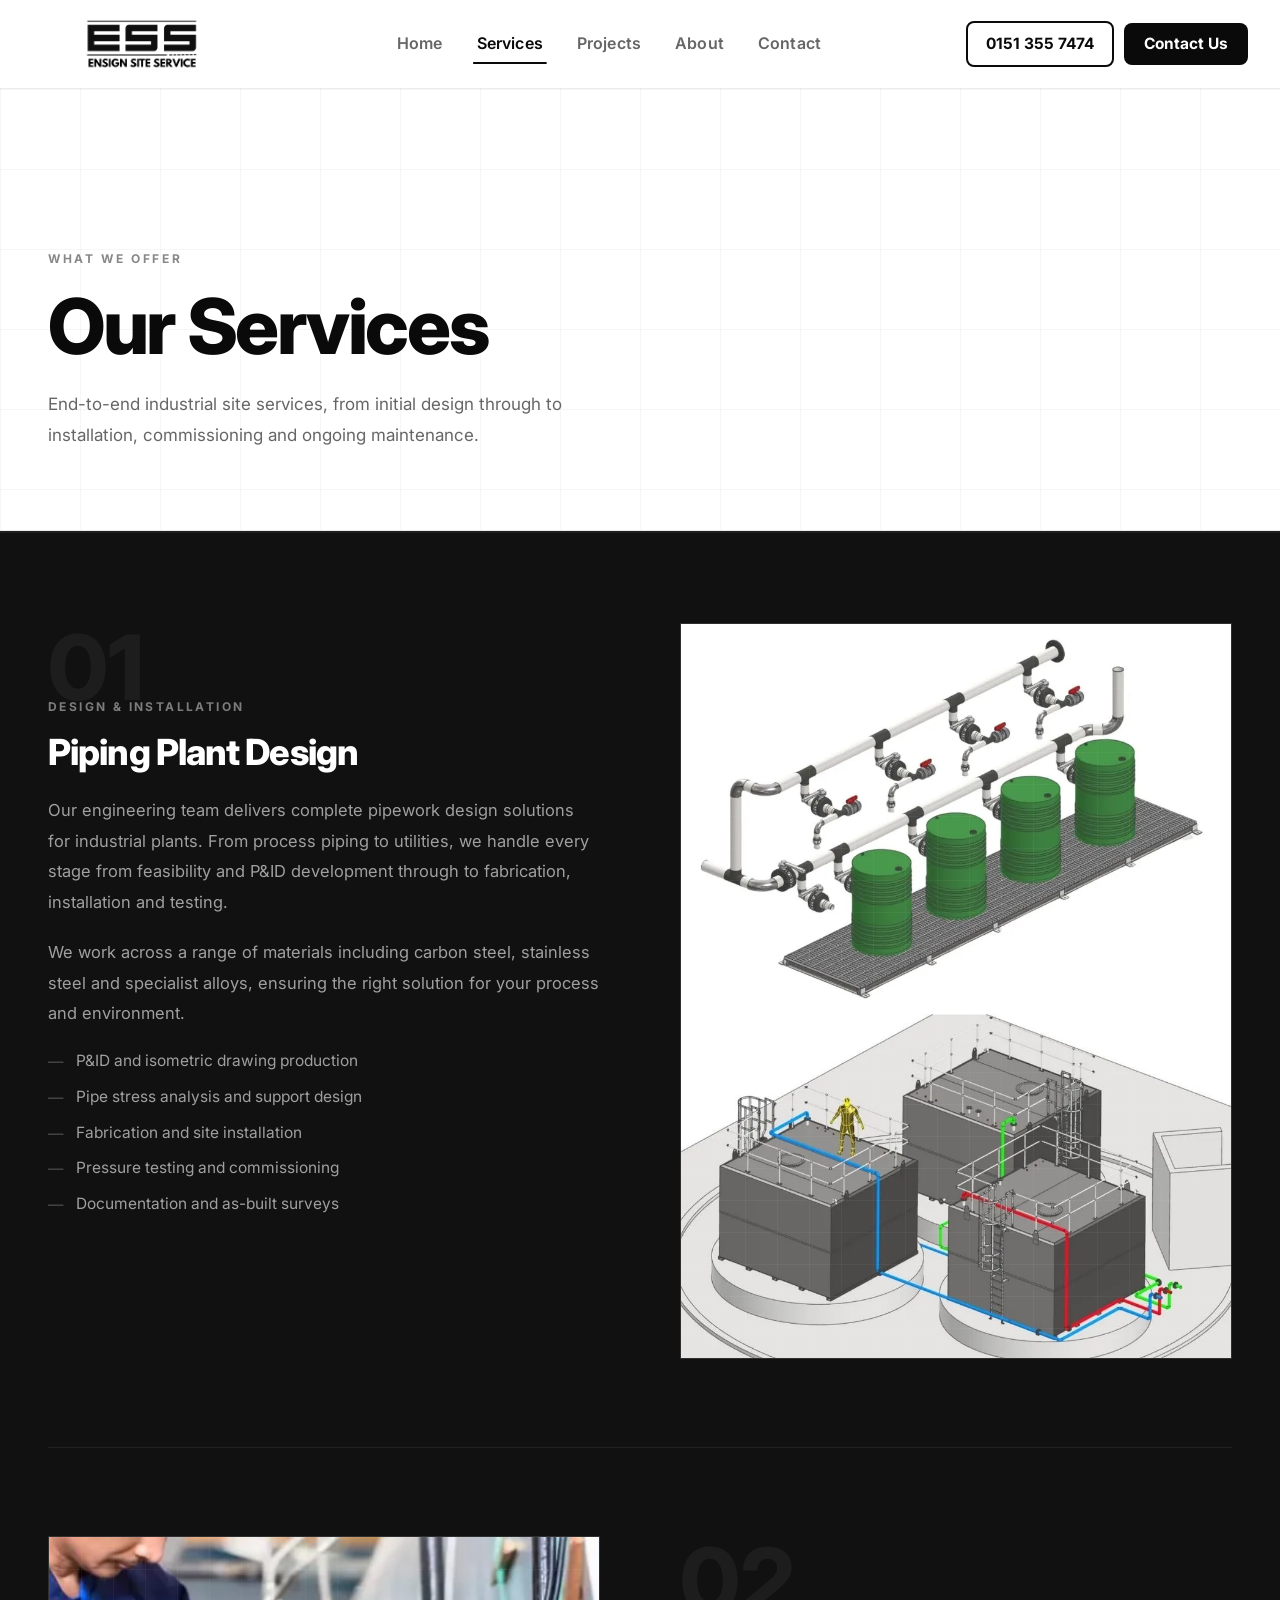
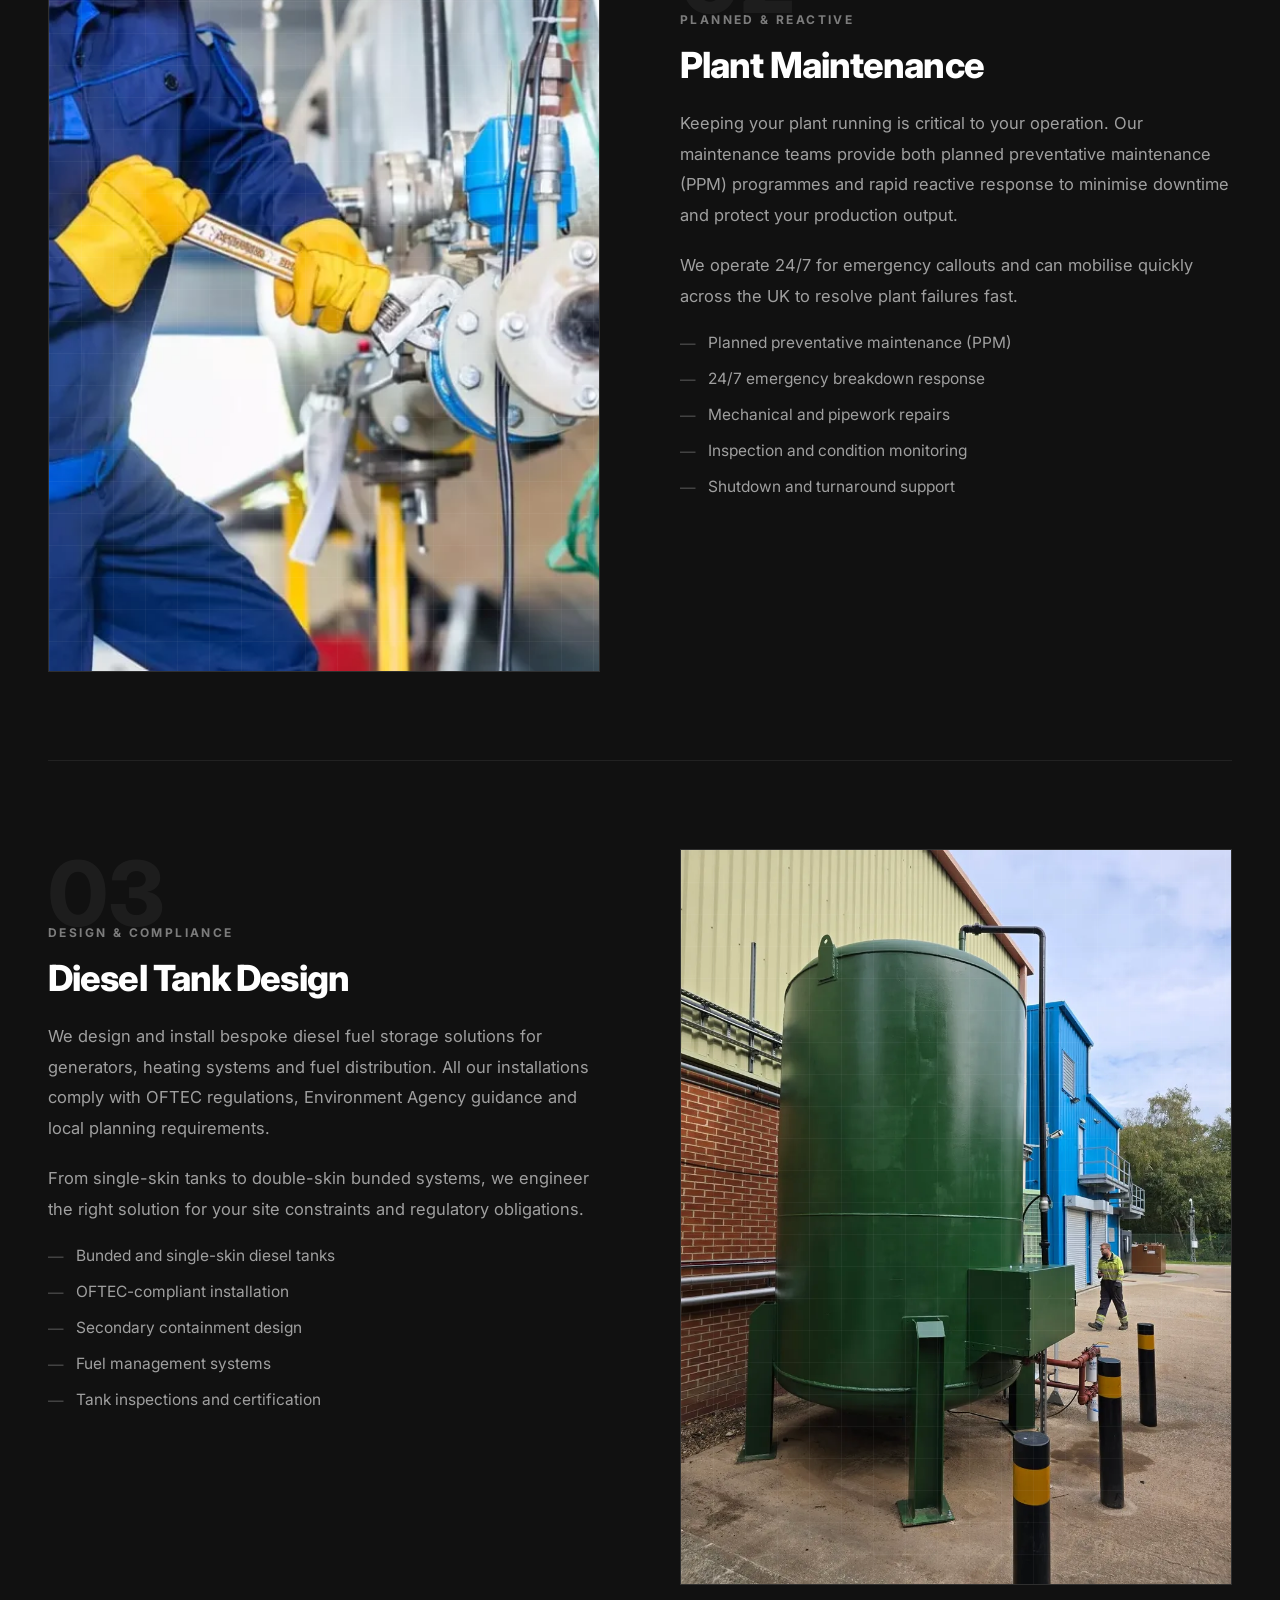
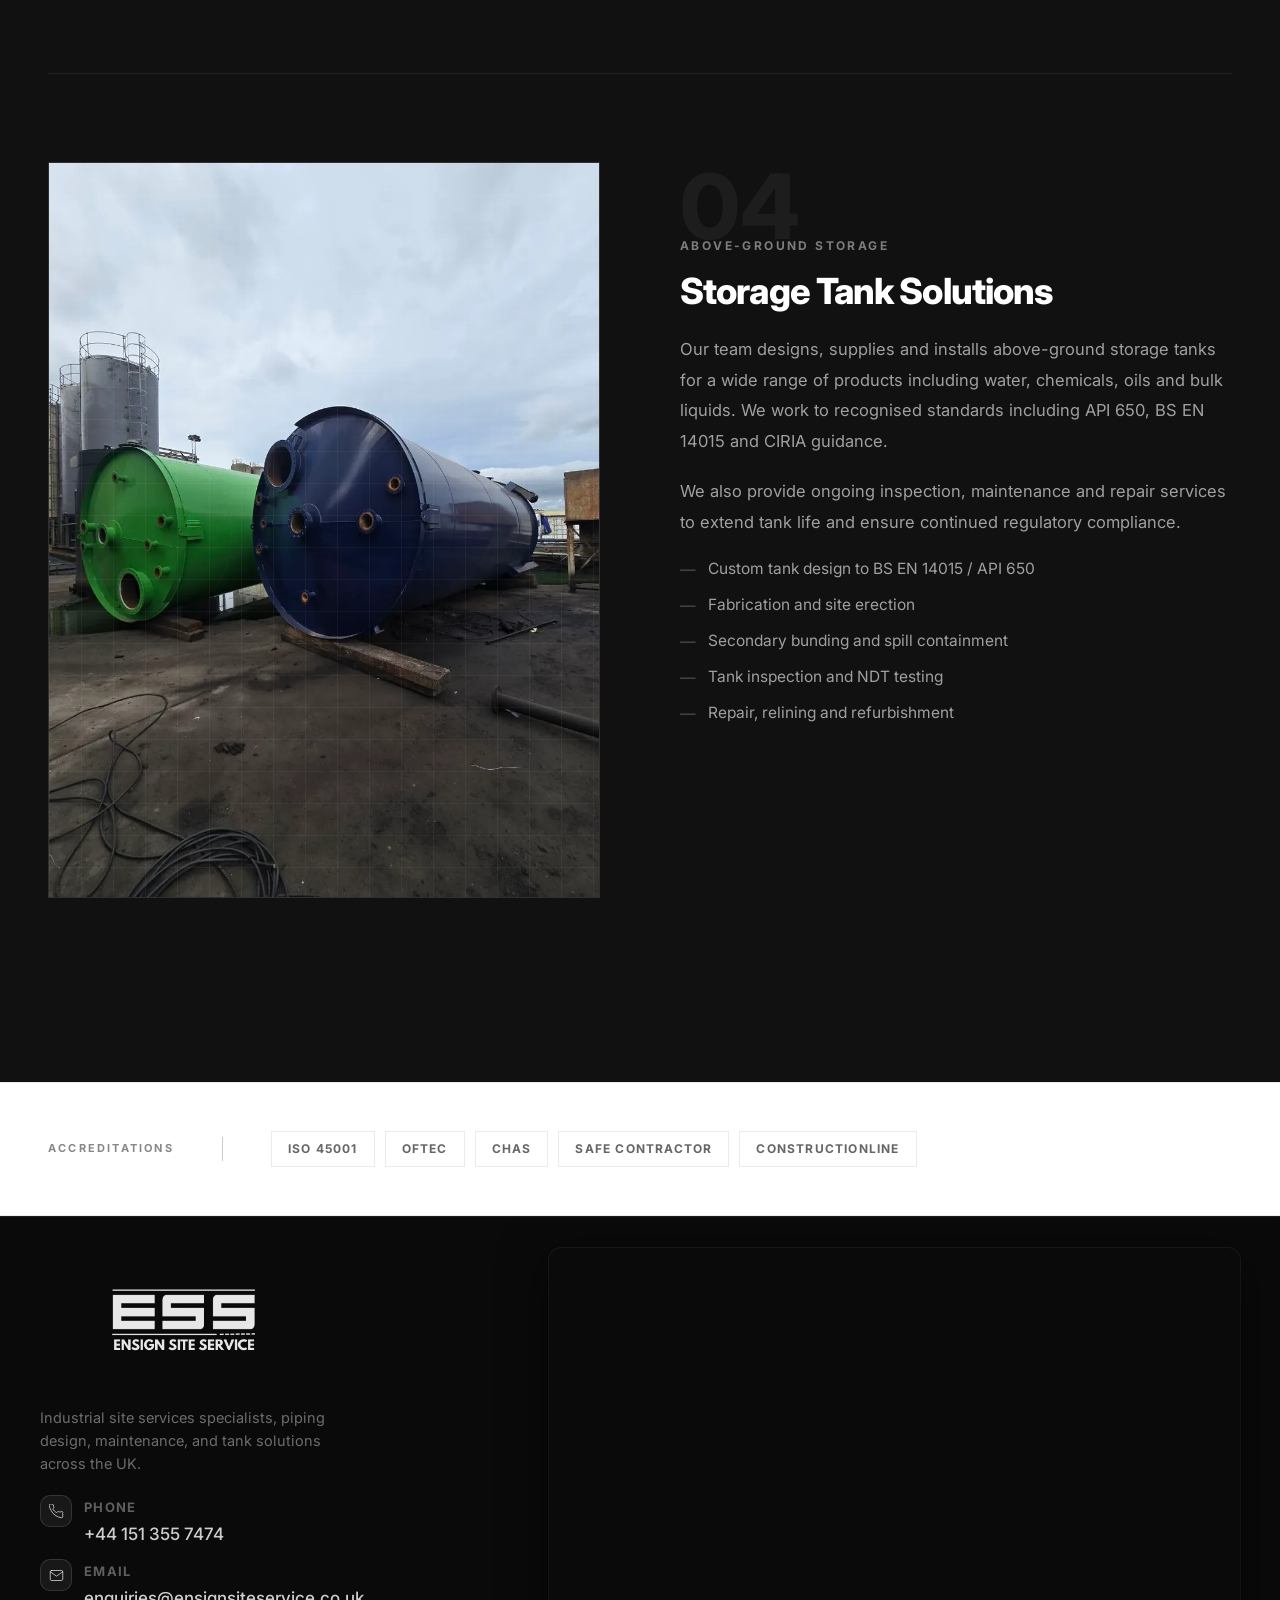
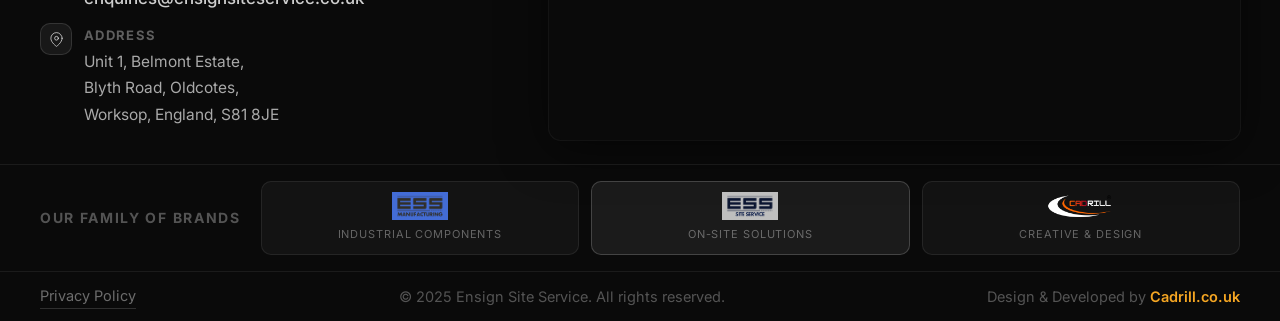
<file: services.html>
﻿<!DOCTYPE html>
<html lang="en">
<head>
  <!-- Google tag (gtag.js) -->
  <script async src="https://www.googletagmanager.com/gtag/js?id=G-E1R8G3ZLT6"></script>
  <script>
    window.dataLayer = window.dataLayer || [];
    function gtag(){dataLayer.push(arguments);}
    gtag('js', new Date());

    gtag('config', 'G-E1R8G3ZLT6');
  </script>
  <meta charset="UTF-8" />
  <meta name="viewport" content="width=device-width, initial-scale=1.0" />
  <title>Services, Ensign Site Service</title>
  <meta name="description" content="Piping plant design, plant maintenance, diesel tank design and storage tank solutions from Ensign Site Service." />
  <link rel="stylesheet" href="style.css" />
  <link rel="icon" type="image/png" href="LOGO/Icon.png" />
  <link href="https://fonts.googleapis.com/css2?family=Inter:wght@400;500;600;700;800&display=swap" rel="stylesheet" />
</head>
<body>

  <header class="header">
    <div class="header__inner">
      <a href="index" class="header__logo">
        <img src="LOGO/ENSIGN SITE SERVICE LOGO.png" alt="Ensign Site Service" />
      </a>
      <nav class="nav">
        <ul class="nav__list">
          <li><a href="index"    class="nav__link">Home</a></li>
          <li><a href="services" class="nav__link nav__link--active">Services</a></li>
          <li><a href="projects" class="nav__link">Projects</a></li>
          <li><a href="about"    class="nav__link">About</a></li>
          <li><a href="contact"  class="nav__link">Contact</a></li>
        </ul>
      </nav>
      <div class="header__actions">
        <a href="tel:+441513557474" class="header__phone">0151 355 7474</a>
        <a href="contact" class="header__cta">Contact Us</a>
        <button class="header__burger" aria-label="Menu" onclick="openMobileNav()"><span></span><span></span><span></span></button>
      </div>
    </div>
  </header>

  <div class="mobile-nav" id="mobileNav">
    <div class="mobile-nav__head">
      <img src="LOGO/ENSIGN SITE SERVICE LOGO.png" class="mobile-nav__logo" alt="Ensign Site Service" />
      <button class="mobile-nav__close" onclick="closeMobileNav()" aria-label="Close menu">✕</button>
    </div>
    <nav class="mobile-nav__links">
      <a href="index"    class="mobile-nav__link">Home</a>
      <a href="services" class="mobile-nav__link mobile-nav__link--active">Services</a>
      <a href="projects" class="mobile-nav__link">Projects</a>
      <a href="about"    class="mobile-nav__link">About</a>
      <a href="contact"  class="mobile-nav__link">Contact</a>
    </nav>
    <div class="mobile-nav__footer">
      <a href="tel:+441513557474" class="mobile-nav__phone">0151 355 7474</a>
      <a href="contact" class="mobile-nav__cta">Contact Us</a>
    </div>
  </div>

  <section class="page-hero">
    <div class="container page-hero__inner">
      <span class="eyebrow">What We Offer</span>
      <h1 class="page-hero__title">Our Services</h1>
      <p class="page-hero__sub">End-to-end industrial site services, from initial design through to installation, commissioning and ongoing maintenance.</p>
    </div>
  </section>

  <div class="svc-dark" style="background:var(--dark); padding: 2px 0 96px; border-top: 2px solid rgba(255,255,255,0.06);">
    <div class="container">

      <!-- 01 Piping -->
      <div class="svc-detail" id="piping">
        <div class="svc-detail__inner">
          <div>
            <div class="svc-detail__num">01</div>
            <span class="svc-detail__tag">Design &amp; Installation</span>
            <h2 class="svc-detail__title">Piping Plant Design</h2>
            <p class="svc-detail__body">Our engineering team delivers complete pipework design solutions for industrial plants. From process piping to utilities, we handle every stage from feasibility and P&amp;ID development through to fabrication, installation and testing.</p>
            <p class="svc-detail__body">We work across a range of materials including carbon steel, stainless steel and specialist alloys, ensuring the right solution for your process and environment.</p>
            <ul class="svc-detail__list">
              <li>P&amp;ID and isometric drawing production</li>
              <li>Pipe stress analysis and support design</li>
              <li>Fabrication and site installation</li>
              <li>Pressure testing and commissioning</li>
              <li>Documentation and as-built surveys</li>
            </ul>
          </div>
          <div class="svc-detail__img-box" style="padding:0; overflow:hidden;">
            <img src="images/piping-design.webp" alt="Piping Plant Design" style="width:100%; height:100%; object-fit:cover; display:block;" />
          </div>
        </div>
      </div>

      <!-- 02 Maintenance -->
      <div class="svc-detail svc-detail--reverse" id="maintenance">
        <div class="svc-detail__inner">
          <div>
            <div class="svc-detail__num">02</div>
            <span class="svc-detail__tag">Planned &amp; Reactive</span>
            <h2 class="svc-detail__title">Plant Maintenance</h2>
            <p class="svc-detail__body">Keeping your plant running is critical to your operation. Our maintenance teams provide both planned preventative maintenance (PPM) programmes and rapid reactive response to minimise downtime and protect your production output.</p>
            <p class="svc-detail__body">We operate 24/7 for emergency callouts and can mobilise quickly across the UK to resolve plant failures fast.</p>
            <ul class="svc-detail__list">
              <li>Planned preventative maintenance (PPM)</li>
              <li>24/7 emergency breakdown response</li>
              <li>Mechanical and pipework repairs</li>
              <li>Inspection and condition monitoring</li>
              <li>Shutdown and turnaround support</li>
            </ul>
          </div>
          <div class="svc-detail__img-box" style="padding:0; overflow:hidden;">
            <img src="images/plant-maintenance-2.webp" alt="Plant Maintenance" style="width:100%; height:100%; object-fit:cover; display:block;" />
          </div>
        </div>
      </div>

      <!-- 03 Diesel -->
      <div class="svc-detail" id="diesel">
        <div class="svc-detail__inner">
          <div>
            <div class="svc-detail__num">03</div>
            <span class="svc-detail__tag">Design &amp; Compliance</span>
            <h2 class="svc-detail__title">Diesel Tank Design</h2>
            <p class="svc-detail__body">We design and install bespoke diesel fuel storage solutions for generators, heating systems and fuel distribution. All our installations comply with OFTEC regulations, Environment Agency guidance and local planning requirements.</p>
            <p class="svc-detail__body">From single-skin tanks to double-skin bunded systems, we engineer the right solution for your site constraints and regulatory obligations.</p>
            <ul class="svc-detail__list">
              <li>Bunded and single-skin diesel tanks</li>
              <li>OFTEC-compliant installation</li>
              <li>Secondary containment design</li>
              <li>Fuel management systems</li>
              <li>Tank inspections and certification</li>
            </ul>
          </div>
          <div class="svc-detail__img-box" style="padding:0; overflow:hidden;">
            <img src="images/diesel-tank.webp" alt="Diesel Tank Design" style="width:100%; height:100%; object-fit:cover; display:block;" />
          </div>
        </div>
      </div>

      <!-- 04 Storage -->
      <div class="svc-detail svc-detail--reverse" id="storage">
        <div class="svc-detail__inner">
          <div>
            <div class="svc-detail__num">04</div>
            <span class="svc-detail__tag">Above-Ground Storage</span>
            <h2 class="svc-detail__title">Storage Tank Solutions</h2>
            <p class="svc-detail__body">Our team designs, supplies and installs above-ground storage tanks for a wide range of products including water, chemicals, oils and bulk liquids. We work to recognised standards including API 650, BS EN 14015 and CIRIA guidance.</p>
            <p class="svc-detail__body">We also provide ongoing inspection, maintenance and repair services to extend tank life and ensure continued regulatory compliance.</p>
            <ul class="svc-detail__list">
              <li>Custom tank design to BS EN 14015 / API 650</li>
              <li>Fabrication and site erection</li>
              <li>Secondary bunding and spill containment</li>
              <li>Tank inspection and NDT testing</li>
              <li>Repair, relining and refurbishment</li>
            </ul>
          </div>
          <div class="svc-detail__img-box" style="padding:0; overflow:hidden;">
            <img src="images/storage-tank-2.webp" alt="Storage Tank Solutions" style="width:100%; height:100%; object-fit:cover; display:block;" />
          </div>
        </div>
      </div>

    </div>
  </div>

  <section class="certs-strip">
    <div class="container">
      <div class="certs-strip__inner">
        <span class="certs-strip__label">Accreditations</span>
        <div class="certs-strip__divider"></div>
        <div class="certs-strip__items">
          <span class="cert-badge">ISO 45001</span>
          <span class="cert-badge">OFTEC</span>
          <span class="cert-badge">CHAS</span>
          <span class="cert-badge">Safe Contractor</span>
          <span class="cert-badge">Constructionline</span>
        </div>
      </div>
    </div>
  </section>

  <footer class="footer">
    <div class="footer__inner">
      <div class="footer__contact">
        <img src="LOGO/ENSIGN SITE SERVICE LOGO.png" class="footer__logo" alt="Ensign Site Service" />
        <p class="footer__tagline">Industrial site services specialists, piping design, maintenance, and tank solutions across the UK.</p>
        <a href="tel:+441513557474" class="footer__contact-item">
          <span class="footer__contact-icon">
            <svg viewBox="0 0 24 24" fill="none" width="15" height="15" stroke="currentColor" stroke-width="1.5" stroke-linecap="round" stroke-linejoin="round"><path d="M22 16.92v3a2 2 0 01-2.18 2 19.79 19.79 0 01-8.63-3.07A19.5 19.5 0 013.07 9.8 19.79 19.79 0 01.04 1.22 2 2 0 012 .04h3a2 2 0 012 1.72 12.84 12.84 0 00.7 2.81 2 2 0 01-.45 2.11L6.09 7.91a16 16 0 006 6l1.27-1.27a2 2 0 012.11-.45 12.84 12.84 0 002.81.7A2 2 0 0122 14.92z"/></svg>
          </span>
          <span class="footer__contact-text">
            <span class="footer__label">Phone</span>
            <span class="footer__value">+44 151 355 7474</span>
          </span>
        </a>
        <a href="mailto:enquiries@ensignsiteservice.co.uk" class="footer__contact-item">
          <span class="footer__contact-icon">
            <svg viewBox="0 0 24 24" fill="none" width="15" height="15" stroke="currentColor" stroke-width="1.5" stroke-linecap="round" stroke-linejoin="round"><path d="M4 4h16c1.1 0 2 .9 2 2v12c0 1.1-.9 2-2 2H4c-1.1 0-2-.9-2-2V6c0-1.1.9-2 2-2z"/><polyline points="22,6 12,13 2,6"/></svg>
          </span>
          <span class="footer__contact-text">
            <span class="footer__label">Email</span>
            <span class="footer__value">enquiries@ensignsiteservice.co.uk</span>
          </span>
        </a>
        <div class="footer__contact-item">
          <span class="footer__contact-icon">
            <svg viewBox="0 0 24 24" fill="none" width="15" height="15" stroke="currentColor" stroke-width="1.5" stroke-linecap="round" stroke-linejoin="round"><path d="M21 10c0 7-9 13-9 13S3 17 3 10a9 9 0 1118 0z"/><circle cx="12" cy="10" r="3"/></svg>
          </span>
          <span class="footer__contact-text">
            <span class="footer__label">Address</span>
            <address class="footer__address">Unit 1, Belmont Estate,<br />Blyth Road, Oldcotes,<br />Worksop, England, S81 8JE</address>
          </span>
        </div>
      </div>
      <div class="footer__map">
        <iframe src="https://www.google.com/maps/embed?pb=!1m13!1m8!1m3!1d2385.3496723277995!2d-2.88863!3d53.283271!3m2!1i1024!2i768!4f13.1!3m2!1m1!2zNTPCsDE2JzU5LjgiTiAywrA1MycxOS4xIlc!5e0!3m2!1sen!2sus!4v1782811925611!5m2!1sen!2sus" width="100%" height="100%" style="border:0;" allowfullscreen="" loading="lazy" referrerpolicy="no-referrer-when-downgrade"></iframe>
      </div>
    </div>

    <div class="footer__brands">
      <span class="footer__brands-label">Our Family of Brands</span>
      <div class="footer__brand-logos">
        <a href="https://www.ensignmanufacturing.co.uk/" target="_blank" class="footer__brand-logo-item">
          <img src="LOGO/ENSIGN MANUFACTURING.png" alt="Ensign Manufacturing" />
          <span class="footer__brand-def">Industrial Components</span>
        </a>
        <a href="index" class="footer__brand-logo-item footer__brand-logo-item--active">
          <img src="LOGO/ENSIGN SITE SERVICE.png" alt="Ensign Site Service" />
          <span class="footer__brand-def">On-Site Solutions</span>
        </a>
        <a href="https://cadrill.co.uk/" target="_blank" class="footer__brand-logo-item">
          <img src="LOGO/ENSIGN DESIGN STUDIO.png" alt="Cadrill Design Studio" />
          <span class="footer__brand-def">Creative &amp; Design</span>
        </a>
      </div>
    </div>

    <div class="footer__bottom">
      <a href="privacy-policy" class="footer__policy-link">Privacy Policy</a>
      <p>&copy; 2025 Ensign Site Service. All rights reserved.</p>
      <p class="footer__credit">Design &amp; Developed by <a href="https://cadrill.co.uk/" target="_blank" class="footer__credit-link">Cadrill.co.uk</a></p>
    </div>
  </footer>

  <script>
    function openMobileNav() {
      document.getElementById('mobileNav').classList.add('is-open');
      document.body.style.overflow = 'hidden';
    }
    function closeMobileNav() {
      document.getElementById('mobileNav').classList.remove('is-open');
      document.body.style.overflow = '';
    }
  </script>
</body>
</html>
</file>
<file: style.css>
/* ======================================
   ENSIGN SITE SERVICE — Global Styles
   Clean White Industrial
   ====================================== */

*, *::before, *::after { box-sizing: border-box; margin: 0; padding: 0; }

:root {
  --black:   #0a0a0a;
  --dark:    #111111;
  --grey-8:  #1a1a1a;
  --grey-6:  #444444;
  --grey-5:  #666666;
  --grey-4:  #888888;
  --grey-3:  #aaaaaa;
  --grey-2:  #cccccc;
  --grey-1:  #f0f0f0;
  --grey-0:  #f8f8f8;
  --white:   #ffffff;
  --border:  rgba(0,0,0,0.08);
  --border-s: rgba(0,0,0,0.05);
}

html { scroll-behavior: smooth; }

body {
  font-family: 'Inter', 'Helvetica Neue', Arial, sans-serif;
  font-size: 18px;
  line-height: 1.6;
  color: var(--black);
  background: var(--white);
  -webkit-font-smoothing: antialiased;
}

img { display: block; max-width: 100%; }
a { color: inherit; text-decoration: none; }
address { font-style: normal; }

h1, h2, h3, h4 { line-height: 1.08; letter-spacing: -0.025em; }

.container {
  max-width: 1280px;
  margin: 0 auto;
  padding: 0 48px;
}

/* ── Eyebrow ── */
.eyebrow {
  font-size: 12px;
  font-weight: 700;
  letter-spacing: 0.22em;
  text-transform: uppercase;
  color: var(--grey-4);
  display: block;
  margin-bottom: 18px;
}
.eyebrow--light { color: var(--grey-4); }

/* ── Buttons ── */
.btn {
  display: inline-flex;
  align-items: center;
  gap: 10px;
  padding: 15px 32px;
  font-size: 14px;
  font-weight: 700;
  letter-spacing: 0.1em;
  text-transform: uppercase;
  border: none;
  cursor: pointer;
  transition: all 0.22s;
  white-space: nowrap;
  text-decoration: none;
}
.btn--white {
  background: var(--black);
  color: var(--white);
}
.btn--white:hover { background: var(--grey-8); transform: translateY(-1px); }
.btn--ghost {
  background: transparent;
  color: var(--black);
  border: 1.5px solid rgba(0,0,0,0.2);
}
.btn--ghost:hover { border-color: var(--black); background: rgba(0,0,0,0.04); }
.btn--dark {
  background: var(--black);
  color: var(--white);
}
.btn--dark:hover { background: var(--grey-8); transform: translateY(-1px); }
.btn--outline-dark {
  background: transparent;
  color: var(--white);
  border: 1.5px solid rgba(255,255,255,0.3);
}
.btn--outline-dark:hover { border-color: var(--white); background: rgba(255,255,255,0.08); }

/* ======================================
   HEADER / NAV
   ====================================== */

.header {
  background: rgba(255,255,255,0.92);
  backdrop-filter: blur(14px);
  -webkit-backdrop-filter: blur(14px);
  border-bottom: 1px solid rgba(0,0,0,0.08);
  position: sticky;
  top: 0;
  z-index: 100;
  width: 100%;
}
.header__inner {
  max-width: 1280px;
  margin: 0 auto;
  padding: 0 32px;
  height: 88px;
  display: flex;
  align-items: center;
  justify-content: space-between;
  gap: 24px;
}
.header__logo { display: flex; align-items: center; text-decoration: none; }
.header__logo img {
  height: 110px;
  width: auto;
  display: block;
  filter: none;
}
.nav { flex: 1; display: flex; justify-content: center; }
.nav__list {
  display: flex;
  list-style: none;
  align-items: center;
  gap: 2px;
}
.nav__link {
  position: relative;
  display: flex;
  align-items: center;
  padding: 9px 16px;
  color: var(--grey-5);
  text-decoration: none;
  font-size: 16px;
  font-weight: 600;
  letter-spacing: 0.01em;
  border-radius: 8px;
  white-space: nowrap;
  transition: color 0.22s;
}
.nav__link::after {
  content: '';
  position: absolute;
  bottom: 2px;
  left: 50%;
  transform: translateX(-50%) scaleX(0);
  width: calc(100% - 24px);
  height: 2px;
  background: var(--black);
  border-radius: 2px;
  transition: transform 0.25s cubic-bezier(0.4,0,0.2,1);
}
.nav__link:hover { color: var(--black); }
.nav__link:hover::after { transform: translateX(-50%) scaleX(1); }
.nav__link--active { color: var(--black); }
.nav__link--active::after { transform: translateX(-50%) scaleX(1); }

.header__actions {
  display: flex;
  align-items: center;
  gap: 10px;
  flex-shrink: 0;
}
.header__phone {
  font-size: 15.5px;
  font-weight: 700;
  color: var(--black);
  text-decoration: none;
  border: 2px solid var(--black);
  padding: 9px 18px;
  border-radius: 8px;
  transition: background 0.2s, color 0.2s;
}
.header__phone:hover {
  background: var(--black);
  color: var(--white);
}
.header__cta {
  font-size: 15.5px;
  font-weight: 700;
  color: var(--white);
  background: var(--black);
  padding: 9px 20px;
  border-radius: 8px;
  text-decoration: none;
  transition: background 0.2s, transform 0.2s, box-shadow 0.2s;
  white-space: nowrap;
}
.header__cta:hover {
  background: var(--grey-8);
  transform: translateY(-1px);
  box-shadow: 0 6px 18px rgba(0,0,0,0.25);
}

.header__burger {
  display: none;
  flex-direction: column;
  gap: 5px;
  background: none;
  border: none;
  cursor: pointer;
  padding: 4px;
}
.header__burger span {
  display: block;
  width: 22px; height: 2px;
  background: var(--black);
  transition: transform 0.3s, opacity 0.3s;
}

/* ======================================
   HERO
   ====================================== */

.hero {
  background:
    radial-gradient(ellipse 75% 80% at 85% 45%, rgba(0,0,0,0.04) 0%, transparent 60%),
    radial-gradient(ellipse 55% 55% at 5% 85%, rgba(0,0,0,0.03) 0%, transparent 55%),
    #ffffff;
  padding: 80px 0 60px;
  overflow: hidden;
  position: relative;
}

.hero::before {
  content: '';
  position: absolute;
  inset: 0;
  background-image:
    linear-gradient(rgba(0,0,0,0.04) 1px, transparent 1px),
    linear-gradient(90deg, rgba(0,0,0,0.04) 1px, transparent 1px);
  background-size: 44px 44px;
  pointer-events: none;
  z-index: 0;
}

.hero::after {
  content: '';
  position: absolute;
  top: -120px; right: -120px;
  width: 520px; height: 520px;
  border-radius: 50%;
  border: 60px solid rgba(0,0,0,0.04);
  pointer-events: none;
  z-index: 0;
}

.hero__inner {
  position: relative;
  z-index: 1;
  max-width: 1280px;
  margin: 0 auto;
  padding: 0 32px;
  display: flex;
  align-items: center;
  gap: 64px;
}

.hero__content {
  flex: 1;
  max-width: 540px;
}

.hero__eyebrow {
  font-size: 13px;
  font-weight: 700;
  letter-spacing: 0.18em;
  text-transform: uppercase;
  color: var(--grey-4);
  margin-bottom: 20px;
}

.hero__heading {
  font-size: clamp(40px, 4.5vw, 66px);
  font-weight: 800;
  line-height: 1.08;
  color: var(--black);
  margin-bottom: 20px;
  letter-spacing: -0.03em;
}

.hero__heading-accent { color: var(--black); }

.hero__body {
  font-size: 17.5px;
  line-height: 1.8;
  color: var(--grey-5);
  margin-bottom: 32px;
  max-width: 460px;
}

.hero__actions { display: flex; gap: 12px; margin-bottom: 48px; }

.hero__stats {
  display: grid;
  grid-template-columns: repeat(4, 1fr);
  border-top: 1px solid var(--border);
  padding-top: 0;
}
.hero__stat {
  padding: 24px 0;
  border-right: 1px solid var(--border);
  padding-right: 16px;
}
.hero__stat:last-child { border-right: none; }
.hero__stat-num {
  font-size: 30px; font-weight: 800;
  color: var(--black);
  letter-spacing: -0.04em;
  line-height: 1; margin-bottom: 5px;
}
.hero__stat-label {
  font-size: 11px; font-weight: 600;
  letter-spacing: 0.12em; text-transform: uppercase;
  color: var(--grey-4);
}

.hero__image-wrap {
  flex: 1;
  position: relative;
  display: flex;
  align-items: center;
  justify-content: center;
}

.hero__image {
  width: 100%;
  max-width: 640px;
  height: auto;
  display: block;
  object-fit: contain;
}

/* ======================================
   SERVICES GRID (homepage)
   ====================================== */

.services-section {
  background: var(--grey-0);
  padding: 112px 0;
  border-top: 1px solid var(--border);
}
.section-head {
  display: flex;
  align-items: flex-end;
  justify-content: space-between;
  margin-bottom: 64px;
  gap: 32px;
}
.section-head__title {
  font-size: clamp(34px, 4vw, 54px);
  font-weight: 800;
  color: var(--black);
  max-width: 500px;
}
.section-head__link {
  font-size: 13px; font-weight: 700;
  letter-spacing: 0.1em; text-transform: uppercase;
  color: var(--grey-4);
  display: flex; align-items: center; gap: 10px;
  flex-shrink: 0;
  transition: color 0.2s;
}
.section-head__link::after { content: '→'; font-size: 16px; }
.section-head__link:hover { color: var(--black); }

.services-grid {
  display: grid;
  grid-template-columns: repeat(4, 1fr);
  gap: 2px;
}
.svc-card {
  background: var(--white);
  display: block;
  text-decoration: none;
  position: relative;
  overflow: hidden;
  transition: background 0.3s;
  border: 1px solid var(--border-s);
}
.svc-card:hover { background: var(--grey-1); }
.svc-card__img-wrap {
  width: 100%;
  aspect-ratio: 3/4;
  overflow: hidden;
  background: var(--grey-1);
  position: relative;
}
.svc-card__img-wrap img {
  width: 100%; height: 100%;
  object-fit: cover;
  transition: transform 0.5s ease;
}
.svc-card:hover .svc-card__img-wrap img { transform: scale(1.04); }
.svc-card__img-placeholder {
  width: 100%; height: 100%;
  display: flex; align-items: center; justify-content: center;
  background: var(--grey-1);
  position: relative; overflow: hidden;
}
.svc-card__img-placeholder::before {
  content: '';
  position: absolute; inset: 0;
  background-image:
    linear-gradient(rgba(0,0,0,0.04) 1px, transparent 1px),
    linear-gradient(90deg, rgba(0,0,0,0.04) 1px, transparent 1px);
  background-size: 32px 32px;
}
.svc-card__img-label {
  font-size: 11px; font-weight: 700;
  letter-spacing: 0.18em; text-transform: uppercase;
  color: var(--grey-3);
  position: relative; z-index: 1;
}

.svc-card__body {
  padding: 32px 36px 40px;
  border-top: 1px solid var(--border);
}
.svc-card__num {
  font-size: 12px; font-weight: 700;
  letter-spacing: 0.15em;
  color: var(--grey-4);
  margin-bottom: 12px;
}
.svc-card__title {
  font-size: 24px; font-weight: 800;
  color: var(--black);
  margin-bottom: 12px; line-height: 1.2;
}
.svc-card__desc {
  font-size: 15.5px;
  color: var(--grey-5);
  line-height: 1.7; margin-bottom: 20px;
}
.svc-card__arrow {
  font-size: 20px; color: var(--grey-4);
  transition: transform 0.25s, color 0.25s;
  display: inline-block;
}
.svc-card:hover .svc-card__arrow { transform: translateX(6px); color: var(--black); }

/* ======================================
   PROCESS STRIP
   ====================================== */

@keyframes marquee {
  0%   { transform: translateX(0); }
  100% { transform: translateX(-25%); }
}

.process-strip {
  background: var(--black);
  border-bottom: 1px solid rgba(255,255,255,0.07);
  display: flex;
  align-items: center;
  overflow: hidden;
  height: 52px;
  position: sticky;
  top: 88px;
  z-index: 99;
}
.process-strip__label {
  font-size: 11px; font-weight: 700;
  letter-spacing: 0.2em; text-transform: uppercase;
  color: rgba(255,255,255,0.3);
  white-space: nowrap;
  padding: 0 32px 0 48px;
  border-right: 1px solid rgba(255,255,255,0.08);
  flex-shrink: 0;
  height: 100%;
  display: flex;
  align-items: center;
}
.process-strip__track-wrap {
  flex: 1;
  overflow: hidden;
  height: 100%;
  display: flex;
  align-items: center;
}
.process-strip__track {
  display: flex;
  align-items: center;
  width: max-content;
  animation: marquee 24s linear infinite;
  will-change: transform;
}
.process-step {
  display: flex; align-items: center;
  gap: 14px; padding: 0 32px;
  border-right: 1px solid rgba(255,255,255,0.06);
}
.process-step__num {
  font-size: 11px; font-weight: 700;
  letter-spacing: 0.1em;
  color: rgba(255,255,255,0.2);
}
.process-step__name {
  font-size: 14px; font-weight: 600;
  letter-spacing: 0.04em;
  color: rgba(255,255,255,0.65);
  white-space: nowrap;
}
.process-step__arrow { font-size: 13px; color: rgba(255,255,255,0.2); }

/* ======================================
   ABOUT SECTION
   ====================================== */

.about-section {
  background: var(--white);
  padding: 112px 0;
  border-top: 1px solid var(--border);
}
.about-section__inner {
  display: grid;
  grid-template-columns: 1fr 1fr;
  gap: 96px; align-items: start;
}
.about-section__title {
  font-size: clamp(32px, 3.5vw, 50px);
  font-weight: 800; color: var(--black);
  margin-bottom: 32px; line-height: 1.1;
}
.about-section__body {
  font-size: 17px; color: var(--grey-5);
  line-height: 1.85; margin-bottom: 20px;
}
.about-section__cta { margin-top: 36px; }
.about-stats {
  display: grid; grid-template-columns: 1fr 1fr;
  gap: 2px; background: var(--border);
  border: 1px solid var(--border);
}
.about-stat {
  background: var(--white);
  padding: 32px 28px;
}
.about-stat__num {
  font-size: 44px; font-weight: 800;
  color: var(--black);
  letter-spacing: -0.04em; line-height: 1; margin-bottom: 6px;
}
.about-stat__label {
  font-size: 12px; font-weight: 600;
  letter-spacing: 0.12em; text-transform: uppercase;
  color: var(--grey-4);
}

/* ======================================
   INDUSTRIES
   ====================================== */

.industries-section {
  background: var(--grey-0);
  padding: 112px 0;
  border-top: 1px solid var(--border);
}
.industries-grid {
  display: grid; grid-template-columns: repeat(3, 1fr);
  gap: 2px; background: var(--border);
  border: 1px solid var(--border);
  margin-top: 56px;
}
.industry-item {
  background: var(--grey-0);
  padding: 28px;
  display: flex; align-items: center; gap: 18px;
  transition: background 0.2s;
  cursor: default;
}
.industry-item:hover { background: var(--white); }
.industry-item__num {
  font-size: 12px; font-weight: 700;
  letter-spacing: 0.1em; color: var(--grey-3);
  flex-shrink: 0; min-width: 24px;
}
.industry-item__name {
  font-size: 16px; font-weight: 600;
  color: var(--grey-6);
  transition: color 0.2s;
}
.industry-item:hover .industry-item__name { color: var(--black); }

/* ======================================
   CERTIFICATIONS
   ====================================== */

.certs-strip {
  background: var(--white);
  padding: 48px 0;
  border-top: 1px solid var(--border);
  border-bottom: 1px solid var(--border);
}
.certs-strip__inner {
  display: flex; align-items: center;
  gap: 48px; flex-wrap: wrap;
}
.certs-strip__label {
  font-size: 11px; font-weight: 700;
  letter-spacing: 0.2em; text-transform: uppercase;
  color: var(--grey-4); flex-shrink: 0; white-space: nowrap;
}
.certs-strip__divider {
  width: 1px; height: 24px;
  background: var(--grey-2); flex-shrink: 0;
}
.certs-strip__items { display: flex; gap: 10px; flex-wrap: wrap; }
.cert-badge {
  padding: 7px 16px;
  border: 1px solid var(--border);
  font-size: 12px; font-weight: 700;
  letter-spacing: 0.1em; color: var(--grey-5);
  text-transform: uppercase;
  transition: border-color 0.2s, color 0.2s;
}
.cert-badge:hover { border-color: var(--black); color: var(--black); }

/* ======================================
   CTA BAND
   ====================================== */

.cta-band {
  background: var(--black);
  padding: 96px 0;
}
.cta-band__inner {
  display: flex; align-items: center;
  justify-content: space-between; gap: 48px;
}
.cta-band__title {
  font-size: clamp(28px, 3.5vw, 46px);
  font-weight: 800; color: var(--white);
  max-width: 560px;
  letter-spacing: -0.025em; line-height: 1.1;
}
.cta-band__actions { display: flex; gap: 12px; flex-shrink: 0; }

/* ======================================
   FOOTER
   ====================================== */

.footer {
  background: #0a0a0a;
  color: #d1d5db;
  position: relative;
  overflow: hidden;
}

.footer::before {
  content: '';
  position: absolute;
  top: 0; left: 0; right: 0;
  height: 1px;
  background: rgba(255,255,255,0.08);
}

.footer__inner {
  max-width: 1280px;
  margin: 0 auto;
  padding: 32px 40px 24px;
  display: grid;
  grid-template-columns: 1fr 1.5fr;
  gap: 48px;
  align-items: stretch;
  position: relative;
  z-index: 1;
}

.footer__logo {
  height: 144px;
  width: auto;
  display: block;
  margin-bottom: 14px;
  filter: brightness(0) invert(1);
  opacity: 0.9;
}
.footer__tagline {
  font-size: 14.5px;
  color: rgba(255,255,255,0.4);
  line-height: 1.6;
  margin-bottom: 20px;
  max-width: 300px;
}

.footer__contact-item {
  display: flex;
  align-items: flex-start;
  gap: 12px;
  margin-bottom: 12px;
  text-decoration: none;
  transition: opacity 0.2s;
}
.footer__contact-item:hover { opacity: 0.85; }

.footer__contact-icon {
  width: 32px; height: 32px;
  background: rgba(255,255,255,0.06);
  border: 1px solid rgba(255,255,255,0.12);
  border-radius: 10px;
  display: flex;
  align-items: center;
  justify-content: center;
  flex-shrink: 0;
  color: rgba(255,255,255,0.7);
  transition: background 0.2s, border-color 0.2s;
}
.footer__contact-item:hover .footer__contact-icon {
  background: rgba(255,255,255,0.12);
  border-color: rgba(255,255,255,0.22);
}

.footer__contact-text {
  display: flex;
  flex-direction: column;
  gap: 3px;
  padding-top: 2px;
}

.footer__label {
  display: block;
  font-size: 13px;
  font-weight: 700;
  color: rgba(255,255,255,0.35);
  text-transform: uppercase;
  letter-spacing: 0.1em;
}

.footer__value {
  font-size: 17px;
  color: rgba(255,255,255,0.8);
  text-decoration: none;
  line-height: 1.55;
  font-weight: 500;
  transition: color 0.2s;
}
.footer__value:hover { color: #fff; }

.footer__address {
  font-style: normal;
  color: rgba(255,255,255,0.65);
  line-height: 1.7;
  font-size: 15.5px;
  font-weight: 400;
}

.footer__map {
  height: 100%;
  min-height: 200px;
  border-radius: 12px;
  overflow: hidden;
  box-shadow: 0 8px 48px rgba(0,0,0,0.55), 0 0 0 1px rgba(255,255,255,0.07);
  position: relative;
}

.footer__brands {
  position: relative;
  z-index: 1;
  border-top: 1px solid rgba(255,255,255,0.07);
  padding: 16px 40px;
  max-width: 1280px;
  margin: 0 auto;
  width: 100%;
  box-sizing: border-box;
  display: flex;
  align-items: center;
  gap: 20px;
}

.footer__brands-label {
  font-size: 14px;
  font-weight: 700;
  color: rgba(255,255,255,0.3);
  text-transform: uppercase;
  letter-spacing: 0.12em;
  white-space: nowrap;
  flex-shrink: 0;
}

.footer__brand-logos {
  display: flex;
  flex-direction: row;
  align-items: stretch;
  gap: 12px;
  flex: 1;
}

.footer__brand-logo-item {
  flex: 1;
  display: flex;
  flex-direction: column;
  align-items: center;
  gap: 6px;
  text-decoration: none;
  background: rgba(255,255,255,0.04);
  border: 1px solid rgba(255,255,255,0.08);
  border-radius: 10px;
  padding: 10px 12px;
  transition: background 0.22s, border-color 0.22s, transform 0.22s;
}
.footer__brand-logo-item:hover {
  background: rgba(255,255,255,0.09);
  border-color: rgba(255,255,255,0.16);
  transform: translateY(-3px);
}
.footer__brand-logo-item--active {
  background: rgba(255,255,255,0.07);
  border-color: rgba(255,255,255,0.18);
}

.footer__brand-logo-item img {
  height: 28px;
  width: auto;
  display: block;
  object-fit: contain;
}

.footer__brand-def {
  font-size: 11px;
  color: rgba(255,255,255,0.35);
  text-transform: uppercase;
  letter-spacing: 0.08em;
  white-space: nowrap;
  text-align: center;
}

.areas-section {
  padding: 56px 0;
  border-top: 1px solid var(--border);
  text-align: center;
}

.areas-section__pills {
  display: flex;
  flex-wrap: wrap;
  justify-content: center;
  gap: 10px;
}

.areas-pill {
  font-size: 14px;
  color: var(--grey-5);
  padding: 8px 18px;
  border: 1px solid var(--border);
  border-radius: 20px;
  background: var(--grey-0);
}

.footer__bottom {
  position: relative;
  z-index: 1;
  border-top: 1px solid rgba(255,255,255,0.07);
  padding: 12px 40px;
  display: flex;
  align-items: center;
  justify-content: space-between;
  max-width: 1280px;
  margin: 0 auto;
  width: 100%;
  box-sizing: border-box;
}

.footer__bottom p {
  font-size: 14.5px;
  color: rgba(255,255,255,0.3);
}

.footer__policy-link {
  font-size: 14.5px;
  color: rgba(255,255,255,0.4);
  text-decoration: none;
  transition: color 0.2s;
  border-bottom: 1px solid rgba(255,255,255,0.15);
  padding-bottom: 1px;
}
.footer__policy-link:hover { color: #fff; border-color: #fff; }

.footer__credit {
  font-size: 14.5px;
  color: rgba(255,255,255,0.3);
}
.footer__credit-link {
  color: #f5a623;
  text-decoration: none;
  font-weight: 600;
  transition: color 0.2s;
}
.footer__credit-link:hover { color: #ffc35c; }

/* ======================================
   PAGE HERO (inner pages)
   ====================================== */

.page-hero {
  background: var(--white);
  padding: 160px 0 80px;
  position: relative;
  overflow: hidden;
  border-bottom: 1px solid var(--border);
}
.page-hero::before {
  content: '';
  position: absolute; inset: 0;
  background-image:
    linear-gradient(rgba(0,0,0,0.035) 1px, transparent 1px),
    linear-gradient(90deg, rgba(0,0,0,0.035) 1px, transparent 1px);
  background-size: 80px 80px;
}
.page-hero__inner { position: relative; z-index: 1; }
.page-hero__title {
  font-size: clamp(44px, 6vw, 78px);
  font-weight: 800; color: var(--black);
  margin: 16px 0 20px;
  letter-spacing: -0.03em;
}
.page-hero__sub {
  font-size: 17px; color: var(--grey-5);
  max-width: 560px; line-height: 1.8;
}

/* ======================================
   SERVICES DETAIL PAGE
   ====================================== */

.svc-detail { padding: 88px 0; border-bottom: 1px solid var(--border); }
.svc-detail:last-child { border-bottom: none; }
.svc-detail__inner { display: grid; grid-template-columns: 1fr 1fr; gap: 80px; align-items: start; }
.svc-detail--reverse .svc-detail__inner { direction: rtl; }
.svc-detail--reverse .svc-detail__inner > * { direction: ltr; }
.svc-detail__num { font-size: 90px; font-weight: 800; color: rgba(0,0,0,0.04); line-height: 1; margin-bottom: -24px; }
.svc-detail__tag { font-size: 12px; font-weight: 700; letter-spacing: 0.2em; text-transform: uppercase; color: var(--grey-4); margin-bottom: 16px; display: block; margin-top: 8px; }
.svc-detail__title { font-size: 36px; font-weight: 800; color: var(--black); margin-bottom: 24px; }
.svc-detail__body { font-size: 16.5px; color: var(--grey-5); line-height: 1.85; margin-bottom: 20px; }
.svc-detail__list { list-style: none; display: flex; flex-direction: column; gap: 10px; margin-top: 8px; }
.svc-detail__list li { font-size: 15.5px; color: var(--grey-5); display: flex; align-items: flex-start; gap: 12px; }
.svc-detail__list li::before { content: '—'; color: var(--grey-3); flex-shrink: 0; margin-top: 1px; }
.svc-detail__img-box {
  background: var(--grey-1);
  border: 1px solid var(--border);
  aspect-ratio: 3/4;
  display: flex; align-items: center; justify-content: center;
  position: relative; overflow: hidden;
}
.svc-detail__img-box::before {
  content: '';
  position: absolute; inset: 0;
  background-image:
    linear-gradient(rgba(0,0,0,0.04) 1px, transparent 1px),
    linear-gradient(90deg, rgba(0,0,0,0.04) 1px, transparent 1px);
  background-size: 32px 32px;
}
.svc-detail__img-label { font-size: 11px; font-weight: 700; letter-spacing: 0.2em; text-transform: uppercase; color: var(--grey-3); position: relative; z-index: 1; }

/* ======================================
   SERVICES DARK BACKGROUND OVERRIDES
   ====================================== */

.svc-dark .svc-detail { border-bottom-color: rgba(255,255,255,0.07); }
.svc-dark .svc-detail__num { color: rgba(255,255,255,0.05); }
.svc-dark .svc-detail__tag { color: rgba(255,255,255,0.45); }
.svc-dark .svc-detail__title { color: var(--white); }
.svc-dark .svc-detail__body { color: rgba(255,255,255,0.6); }
.svc-dark .svc-detail__list li { color: rgba(255,255,255,0.6); }
.svc-dark .svc-detail__list li::before { color: rgba(255,255,255,0.25); }
.svc-dark .svc-detail__img-label { color: rgba(255,255,255,0.25); }
.svc-dark .svc-detail__img-box { background: rgba(255,255,255,0.05); border-color: rgba(255,255,255,0.08); }
.svc-dark .svc-detail__img-box::before {
  background-image:
    linear-gradient(rgba(255,255,255,0.04) 1px, transparent 1px),
    linear-gradient(90deg, rgba(255,255,255,0.04) 1px, transparent 1px);
}

/* ======================================
   PROJECTS PAGE
   ====================================== */

.filter-bar { background: var(--white); border-bottom: 1px solid var(--border); }
.filter-bar__inner { display: flex; align-items: center; overflow-x: auto; }
.filter-btn {
  padding: 20px 28px;
  font-size: 13px; font-weight: 700;
  letter-spacing: 0.1em; text-transform: uppercase;
  border: none;
  border-right: 1px solid var(--border);
  background: transparent;
  color: var(--grey-4);
  cursor: pointer;
  transition: all 0.2s; white-space: nowrap;
}
.filter-btn:hover { color: var(--black); background: var(--grey-0); }
.filter-btn.active { color: var(--black); background: var(--grey-0); border-bottom: 2px solid var(--black); }

.projects-section { background: var(--grey-0); padding: 2px 0 0; }
.projects-grid { display: grid; grid-template-columns: repeat(4, 1fr); gap: 2px; }
.proj-card { position: relative; background: var(--white); overflow: hidden; cursor: pointer; }
.proj-card__img { width: 100%; aspect-ratio: 3/4; object-fit: cover; display: block; transition: transform 0.5s ease; }
.proj-card:hover .proj-card__img { transform: scale(1.05); }
.proj-card__placeholder {
  width: 100%; aspect-ratio: 3/4;
  background: var(--grey-1);
  display: flex; align-items: center; justify-content: center;
  position: relative; overflow: hidden;
}
.proj-card__placeholder::before {
  content: '';
  position: absolute; inset: 0;
  background-image:
    linear-gradient(rgba(0,0,0,0.04) 1px, transparent 1px),
    linear-gradient(90deg, rgba(0,0,0,0.04) 1px, transparent 1px);
  background-size: 28px 28px;
}
.proj-card__placeholder span { font-size: 11px; font-weight: 700; letter-spacing: 0.18em; text-transform: uppercase; color: var(--grey-3); position: relative; z-index: 1; }
.proj-card__overlay { position: absolute; inset: 0; background: linear-gradient(to top, rgba(0,0,0,0.7) 0%, rgba(0,0,0,0) 50%); opacity: 0; transition: opacity 0.3s; }
.proj-card:hover .proj-card__overlay { opacity: 1; }
.proj-card__info { position: absolute; bottom: 0; left: 0; right: 0; padding: 24px; transform: translateY(6px); opacity: 0; transition: all 0.3s; }
.proj-card:hover .proj-card__info { transform: translateY(0); opacity: 1; }
.proj-card__cat { font-size: 11px; font-weight: 700; letter-spacing: 0.15em; text-transform: uppercase; color: rgba(255,255,255,0.6); margin-bottom: 6px; }
.proj-card__title { font-size: 16px; font-weight: 700; color: var(--white); line-height: 1.3; }
.proj-card__loc { font-size: 14px; color: rgba(255,255,255,0.5); margin-top: 4px; }
.proj-card__tag { position: absolute; top: 14px; left: 14px; padding: 5px 12px; background: rgba(255,255,255,0.92); font-size: 11px; font-weight: 700; letter-spacing: 0.1em; text-transform: uppercase; color: var(--black); }

.projects-stats { background: var(--white); padding: 64px 0; border-top: 1px solid var(--border); }
.projects-stats__inner { display: grid; grid-template-columns: repeat(4, 1fr); gap: 2px; background: var(--border); border: 1px solid var(--border); }
.ps-item { background: var(--white); padding: 36px 32px; }
.ps-item__num { font-size: 44px; font-weight: 800; color: var(--black); letter-spacing: -0.04em; line-height: 1; margin-bottom: 8px; }
.ps-item__label { font-size: 12px; font-weight: 600; letter-spacing: 0.12em; text-transform: uppercase; color: var(--grey-4); }

/* ======================================
   ABOUT PAGE
   ====================================== */

.about-intro { padding: 96px 0; background: var(--white); border-top: 1px solid var(--border); }
.about-intro__inner { max-width: 760px; }
.about-intro__title { font-size: 38px; font-weight: 800; color: var(--black); margin-bottom: 28px; }
.about-intro__body { font-size: 16.5px; color: var(--grey-5); line-height: 1.85; margin-bottom: 18px; }

.values-section { background: var(--grey-0); padding: 96px 0; border-top: 1px solid var(--border); }
.values-grid { display: grid; grid-template-columns: repeat(3, 1fr); gap: 2px; background: var(--border); border: 1px solid var(--border); margin-top: 56px; }
.value-card { background: var(--white); padding: 40px 32px; transition: background 0.2s; }
.value-card:hover { background: var(--grey-1); }
.value-card__icon { width: 36px; height: 36px; margin-bottom: 24px; color: var(--black); }
.value-card__title { font-size: 20px; font-weight: 800; color: var(--black); margin-bottom: 14px; }
.value-card__body { font-size: 15.5px; color: var(--grey-5); line-height: 1.75; }

.timeline-section { padding: 96px 0; background: var(--white); border-top: 1px solid var(--border); }
.timeline { position: relative; margin-top: 56px; padding-left: 32px; border-left: 1px solid var(--grey-2); display: flex; flex-direction: column; gap: 48px; }
.tl-item { position: relative; }
.tl-item::before { content: ''; position: absolute; left: -37px; top: 5px; width: 10px; height: 10px; background: var(--grey-2); border-radius: 50%; }
.tl-item__year { font-size: 11px; font-weight: 700; letter-spacing: 0.18em; text-transform: uppercase; color: var(--grey-4); margin-bottom: 8px; }
.tl-item__title { font-size: 20px; font-weight: 800; color: var(--black); margin-bottom: 10px; }
.tl-item__body { font-size: 15.5px; color: var(--grey-5); line-height: 1.75; }

.team-section { background: var(--grey-0); padding: 96px 0; border-top: 1px solid var(--border); }
.team-grid { display: grid; grid-template-columns: repeat(3, 1fr); gap: 2px; background: var(--border); border: 1px solid var(--border); margin-top: 56px; }
.team-card { background: var(--white); padding: 40px 32px; transition: background 0.2s; }
.team-card:hover { background: var(--grey-1); }
.team-card__name { font-size: 19px; font-weight: 800; color: var(--black); margin-bottom: 6px; }
.team-card__role { font-size: 11px; font-weight: 700; letter-spacing: 0.15em; text-transform: uppercase; color: var(--grey-4); }
.team-card__bio { font-size: 15px; color: var(--grey-5); line-height: 1.75; margin-top: 16px; }

/* ======================================
   CONTACT PAGE
   ====================================== */

.contact-section { background: var(--white); padding: 80px 0 100px; border-top: 1px solid var(--border); }
.contact-section__inner { display: grid; grid-template-columns: 5fr 4fr; gap: 80px; align-items: start; }

.contact-form__title { font-size: 30px; font-weight: 800; color: var(--black); margin-bottom: 8px; }
.contact-form__sub { font-size: 15.5px; color: var(--grey-5); margin-bottom: 40px; line-height: 1.65; }
.form-row { display: grid; grid-template-columns: 1fr 1fr; gap: 16px; }
.form-group { display: flex; flex-direction: column; gap: 8px; margin-bottom: 16px; }
.form-group label { font-size: 11px; font-weight: 700; letter-spacing: 0.15em; text-transform: uppercase; color: var(--grey-5); }
.form-group input,
.form-group select,
.form-group textarea {
  padding: 14px 16px;
  background: var(--grey-0);
  border: 1.5px solid var(--grey-2);
  font-family: inherit;
  font-size: 16px; color: var(--black);
  outline: none;
  transition: border-color 0.2s;
  border-radius: 0; -webkit-appearance: none;
}
.form-group input::placeholder,
.form-group textarea::placeholder { color: var(--grey-3); }
.form-group input:focus,
.form-group select:focus,
.form-group textarea:focus { border-color: var(--black); background: var(--white); }
.form-group textarea { resize: vertical; min-height: 140px; }
.form-group select { background-image: url("data:image/svg+xml,%3Csvg xmlns='http://www.w3.org/2000/svg' width='12' height='8' viewBox='0 0 12 8'%3E%3Cpath d='M1 1l5 5 5-5' stroke='%23888' stroke-width='1.5' fill='none'/%3E%3C/svg%3E"); background-repeat: no-repeat; background-position: right 16px center; background-color: var(--grey-0); padding-right: 40px; cursor: pointer; }
.form-submit { width: 100%; padding: 16px; background: var(--black); color: var(--white); font-size: 13px; font-weight: 700; letter-spacing: 0.12em; text-transform: uppercase; border: none; cursor: pointer; margin-top: 8px; transition: background 0.2s; }
.form-submit:hover { background: var(--grey-8); }
.form-note { font-size: 13px; color: var(--grey-4); margin-top: 14px; line-height: 1.6; }
.form-success { display: none; padding: 20px 24px; background: var(--grey-0); border: 1px solid var(--border); font-size: 16px; color: var(--grey-6); margin-top: 16px; }
.form-error { padding: 20px 24px; background: #fdecec; border: 1px solid #f3c2c2; font-size: 15px; color: #a12a2a; margin-top: 16px; }
.form-error a { color: inherit; text-decoration: underline; }

.contact-info__box { background: var(--grey-0); border: 1px solid var(--border); padding: 36px 32px; margin-bottom: 2px; }
.contact-info__box-title { font-size: 11px; font-weight: 700; letter-spacing: 0.18em; text-transform: uppercase; color: var(--grey-4); margin-bottom: 28px; }
.ci-item { display: flex; gap: 16px; margin-bottom: 26px; }
.ci-item:last-child { margin-bottom: 0; }
.ci-item__icon { width: 18px; height: 18px; flex-shrink: 0; margin-top: 2px; color: var(--grey-4); }
.ci-item__label { font-size: 11px; font-weight: 700; letter-spacing: 0.12em; text-transform: uppercase; color: var(--grey-4); margin-bottom: 5px; }
.ci-item__val { font-size: 15.5px; color: var(--grey-6); line-height: 1.5; }
.ci-item__val a { color: var(--grey-6); text-decoration: none; transition: color 0.2s; }
.ci-item__val a:hover { color: var(--black); }

.emergency-box { background: var(--black); padding: 28px 32px; margin-top: 2px; }
.emergency-box__label { font-size: 11px; font-weight: 700; letter-spacing: 0.15em; text-transform: uppercase; color: rgba(255,255,255,0.35); margin-bottom: 8px; }
.emergency-box__text { font-size: 15px; color: rgba(255,255,255,0.5); line-height: 1.6; margin-bottom: 14px; }
.emergency-box__num { font-size: 24px; font-weight: 800; color: var(--white); }

/* ======================================
   MOBILE NAV DRAWER
   ====================================== */

.mobile-nav {
  display: none;
  position: fixed;
  inset: 0;
  background: var(--white);
  z-index: 300;
  flex-direction: column;
  overflow-y: auto;
}
.mobile-nav.is-open { display: flex; }

.mobile-nav__head {
  display: flex;
  align-items: center;
  justify-content: space-between;
  padding: 0 20px;
  height: 72px;
  border-bottom: 1px solid var(--border);
  flex-shrink: 0;
}
.mobile-nav__logo { height: 64px; width: auto; display: block; }
.mobile-nav__close {
  width: 40px; height: 40px;
  border: 1.5px solid var(--grey-2);
  background: none;
  border-radius: 8px;
  display: flex; align-items: center; justify-content: center;
  cursor: pointer;
  font-size: 22px;
  color: var(--black);
  line-height: 1;
  padding: 0;
}
.mobile-nav__links {
  flex: 1;
  display: flex;
  flex-direction: column;
}
.mobile-nav__link {
  padding: 20px 24px;
  font-size: 20px;
  font-weight: 700;
  color: var(--grey-5);
  text-decoration: none;
  border-bottom: 1px solid var(--border);
  transition: color 0.2s, background 0.2s;
  display: flex;
  align-items: center;
  justify-content: space-between;
}
.mobile-nav__link::after { content: '→'; font-size: 17px; color: var(--grey-3); transition: color 0.2s; }
.mobile-nav__link:hover { color: var(--black); background: var(--grey-0); }
.mobile-nav__link:hover::after { color: var(--black); }
.mobile-nav__link--active { color: var(--black); }
.mobile-nav__link--active::after { color: var(--black); }
.mobile-nav__footer {
  padding: 20px 24px 36px;
  display: flex;
  flex-direction: column;
  gap: 10px;
  border-top: 1px solid var(--border);
  flex-shrink: 0;
}
.mobile-nav__phone {
  display: flex;
  align-items: center;
  justify-content: center;
  padding: 15px;
  border: 2px solid var(--black);
  border-radius: 8px;
  font-size: 17px;
  font-weight: 700;
  color: var(--black);
  text-decoration: none;
  transition: background 0.2s, color 0.2s;
}
.mobile-nav__phone:hover { background: var(--black); color: var(--white); }
.mobile-nav__cta {
  display: flex;
  align-items: center;
  justify-content: center;
  padding: 15px;
  background: var(--black);
  border-radius: 8px;
  font-size: 17px;
  font-weight: 700;
  color: var(--white);
  text-decoration: none;
  transition: background 0.2s;
}
.mobile-nav__cta:hover { background: var(--grey-8); }

/* ======================================
   RESPONSIVE
   ====================================== */

@media (max-width: 1200px) {
  .services-grid { grid-template-columns: repeat(2, 1fr); }
  .projects-grid { grid-template-columns: repeat(2, 1fr); }
}

@media (max-width: 1024px) {
  .footer__inner { grid-template-columns: 1fr; gap: 28px; padding: 36px 24px 24px; align-items: start; }
  .footer__map { height: 220px; }
  .footer__brands { flex-direction: column; align-items: flex-start; padding: 20px 24px; gap: 16px; }
  .footer__brand-logos { width: 100%; }
  .footer__bottom { padding: 14px 24px; flex-direction: column; gap: 8px; text-align: center; }
}

@media (max-width: 768px) {
  /* Layout */
  .container { padding: 0 20px; }

  /* Header */
  .header__inner { padding: 0 20px; height: 68px; }
  .header__logo img { height: 80px; }
  .nav { display: none; }
  .header__actions { gap: 0; }
  .header__cta { display: none; }
  .header__phone { display: none; }
  .header__burger { display: flex; }

  /* Process strip */
  .process-strip { position: static; top: auto; }
  .process-strip__label { display: none; }

  /* Hero */
  .hero { padding: 40px 0 36px; }
  .hero__inner { flex-direction: column; gap: 32px; padding: 0 20px; }
  .hero__content { max-width: 100%; }
  .hero__image-wrap { display: none; }
  .hero__body { font-size: 16px; margin-bottom: 24px; }
  .hero__actions { gap: 10px; margin-bottom: 28px; flex-wrap: wrap; }
  .hero__actions .btn { flex: 1; justify-content: center; min-width: 140px; }
  .hero__stats { grid-template-columns: 1fr 1fr; }
  .hero__stat { padding: 18px 0; padding-right: 12px; }
  .hero__stat-num { font-size: 24px; }

  /* Services section */
  .services-section { padding: 56px 0; }
  .services-grid { grid-template-columns: 1fr; }
  .svc-card__img-wrap { aspect-ratio: 16/9; }
  .svc-card__body { padding: 24px 20px 28px; }
  .svc-card__title { font-size: 20px; }
  .section-head { flex-direction: column; align-items: flex-start; gap: 10px; margin-bottom: 32px; }

  /* Certs */
  .certs-strip { padding: 28px 0; }
  .certs-strip__inner { gap: 16px; flex-direction: column; align-items: flex-start; }
  .certs-strip__divider { display: none; }
  .certs-strip__items { gap: 8px; }

  /* About (homepage) */
  .about-section { padding: 56px 0; }
  .about-section__inner { grid-template-columns: 1fr; gap: 40px; }
  .about-stats { grid-template-columns: 1fr 1fr; }

  /* Industries */
  .industries-section { padding: 56px 0; }
  .industries-grid { grid-template-columns: 1fr 1fr; }

  /* CTA band */
  .cta-band { padding: 56px 0; }
  .cta-band__inner { flex-direction: column; align-items: flex-start; gap: 24px; }
  .cta-band__actions { flex-direction: column; width: 100%; gap: 10px; }
  .cta-band__actions .btn { text-align: center; justify-content: center; width: 100%; }

  /* About page */
  .about-intro { padding: 56px 0; }
  .values-section { padding: 56px 0; }
  .values-grid { grid-template-columns: 1fr; }
  .timeline-section { padding: 56px 0; }
  .team-section { padding: 56px 0; }
  .team-grid { grid-template-columns: 1fr; }

  /* Services detail */
  .svc-detail { padding: 48px 0; }
  .svc-detail__inner { grid-template-columns: 1fr; gap: 32px; }
  .svc-detail--reverse .svc-detail__inner { direction: ltr; }
  .svc-detail__num { font-size: 58px; margin-bottom: -16px; }
  .svc-detail__img-box { aspect-ratio: 16/9; }

  /* Page hero */
  .page-hero { padding: 96px 0 48px; }
  .page-hero__title { font-size: clamp(34px, 9vw, 56px); margin: 12px 0 16px; }

  /* Projects filter bar */
  .filter-bar__inner { padding: 0 !important; }
  .filter-btn { padding: 18px 20px; font-size: 12px; flex-shrink: 0; }

  /* Projects grid — always show card info on touch screens */
  .projects-grid { grid-template-columns: repeat(2, 1fr); }
  .proj-card__overlay { opacity: 1; }
  .proj-card__info { opacity: 1; transform: translateY(0); }
  .projects-stats { padding: 48px 0; }
  .projects-stats__inner { grid-template-columns: 1fr 1fr; }

  /* Contact */
  .contact-section { padding: 48px 0 60px; }
  .contact-section__inner { grid-template-columns: 1fr; gap: 36px; }
  .form-row { grid-template-columns: 1fr; }

  /* Footer */
  .footer__brands { padding: 16px 20px; gap: 12px; }
  .footer__bottom { padding: 12px 20px; flex-direction: column; gap: 6px; text-align: center; }
}

@media (max-width: 480px) {
  .hero__stat-num { font-size: 22px; }
  .services-grid { grid-template-columns: 1fr; }
  .projects-grid { grid-template-columns: 1fr; }
  .filter-btn { padding: 16px 14px; font-size: 11px; }
  .cert-badge { font-size: 11px; padding: 6px 10px; }
  .page-hero { padding: 80px 0 40px; }
  .cta-band__title { font-size: clamp(24px, 6vw, 38px); }
  .footer__brand-logos { flex-direction: column; }
  .industries-grid { grid-template-columns: 1fr; }
  .about-stats { grid-template-columns: 1fr; }
  .hero__stats { grid-template-columns: 1fr 1fr; }
  .svc-card__body { padding: 20px 16px 24px; }
}
</file>
